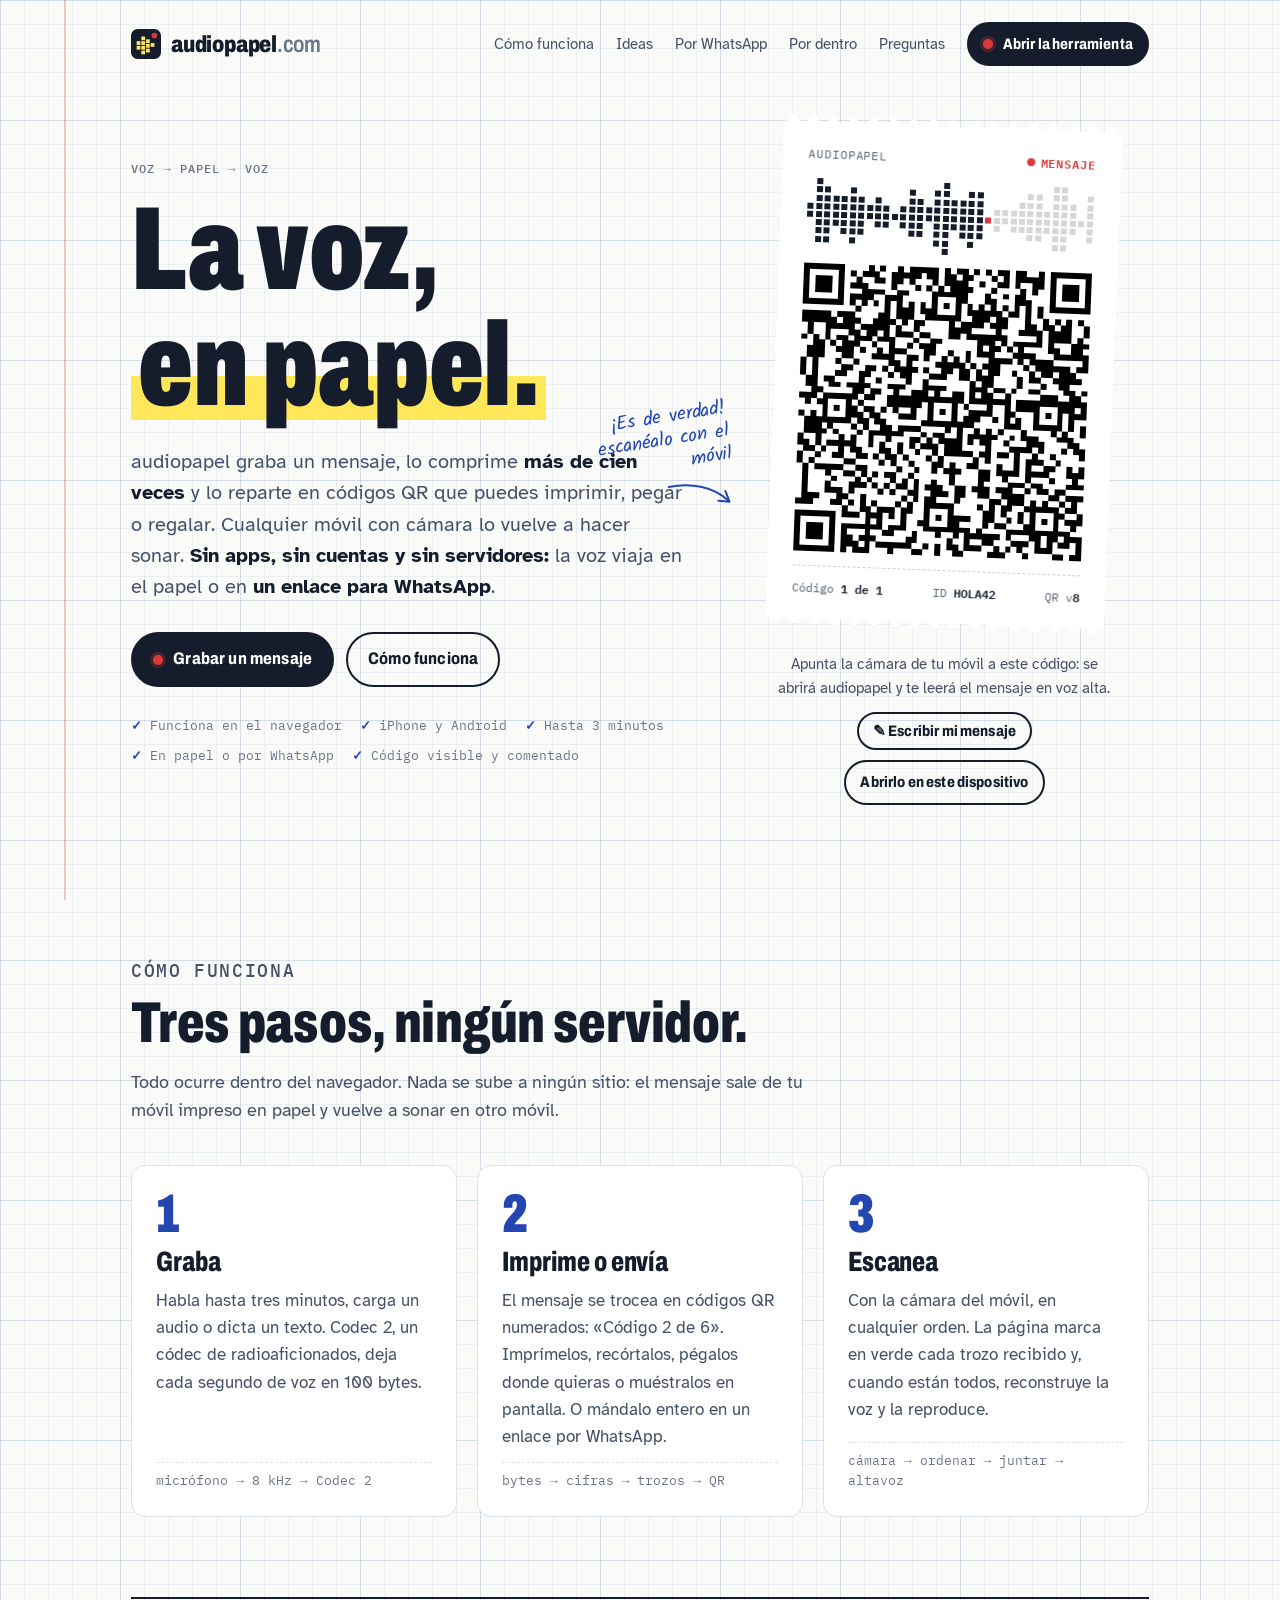
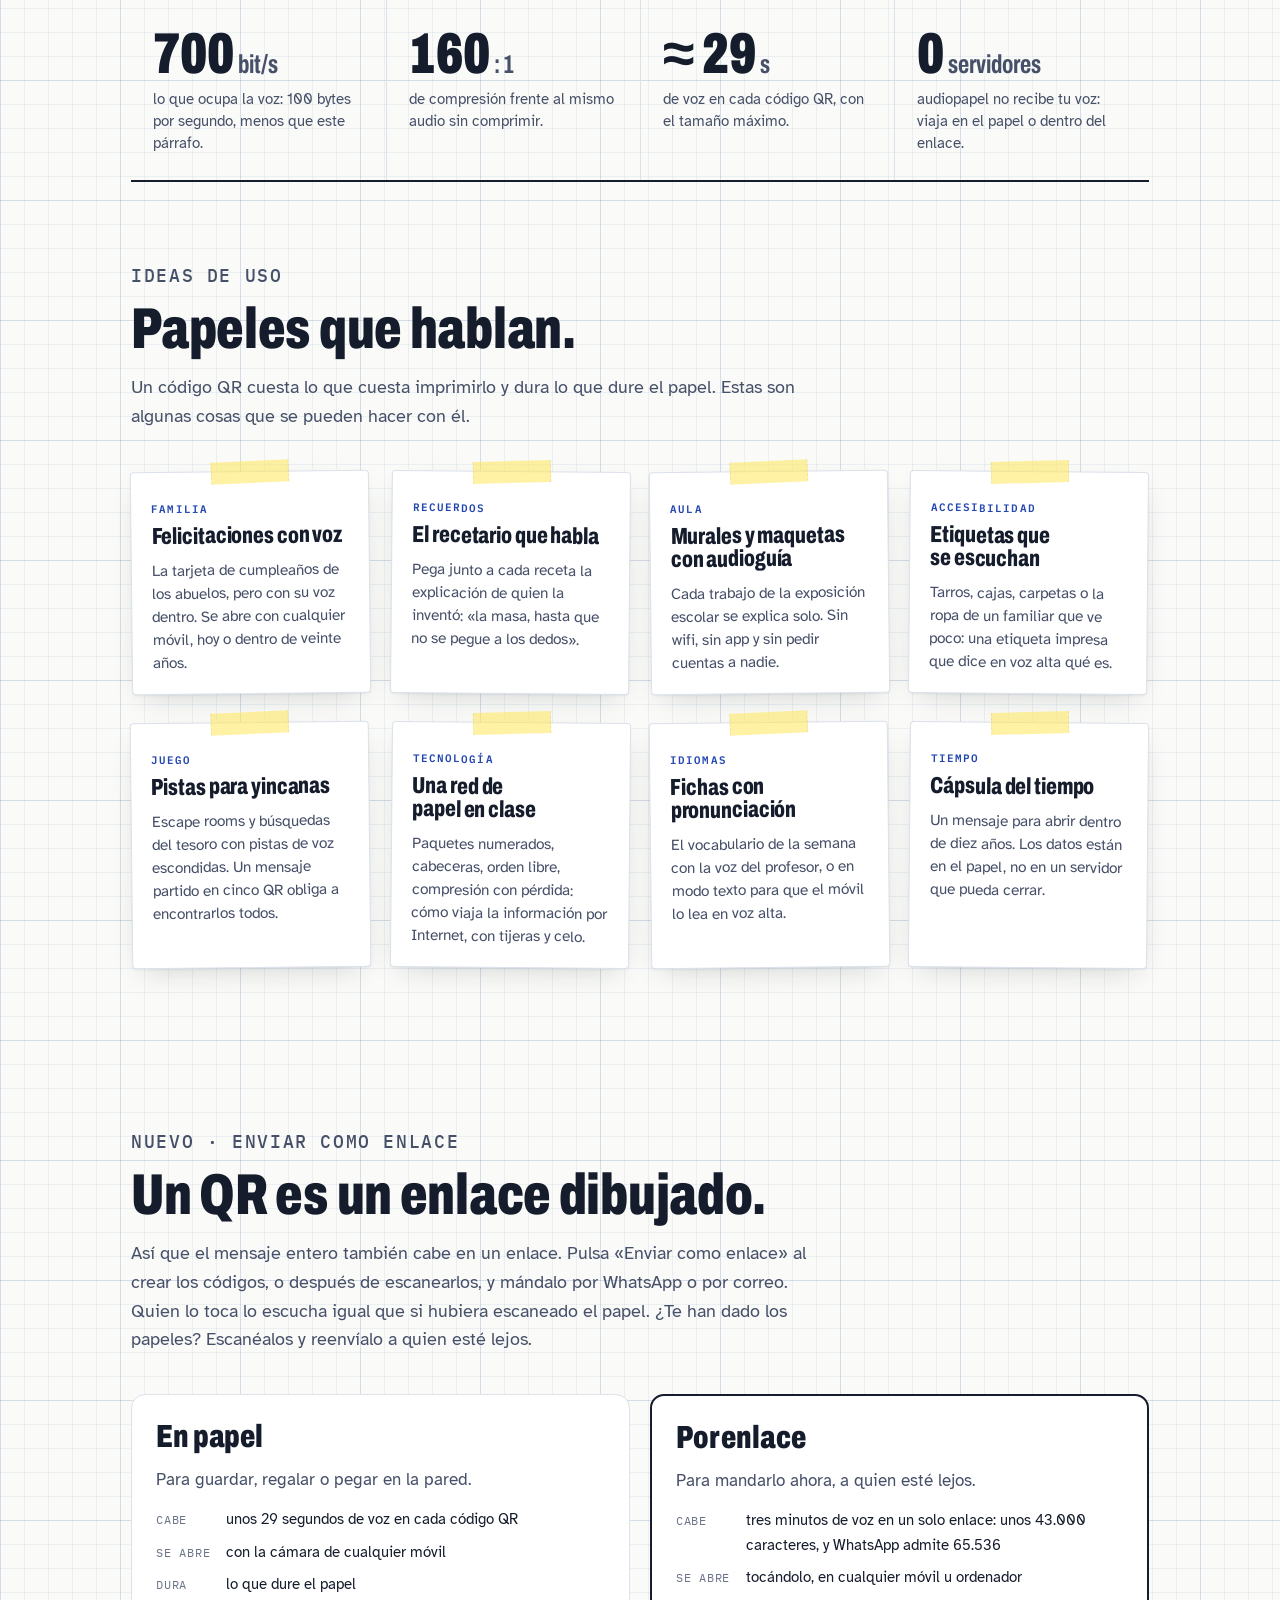
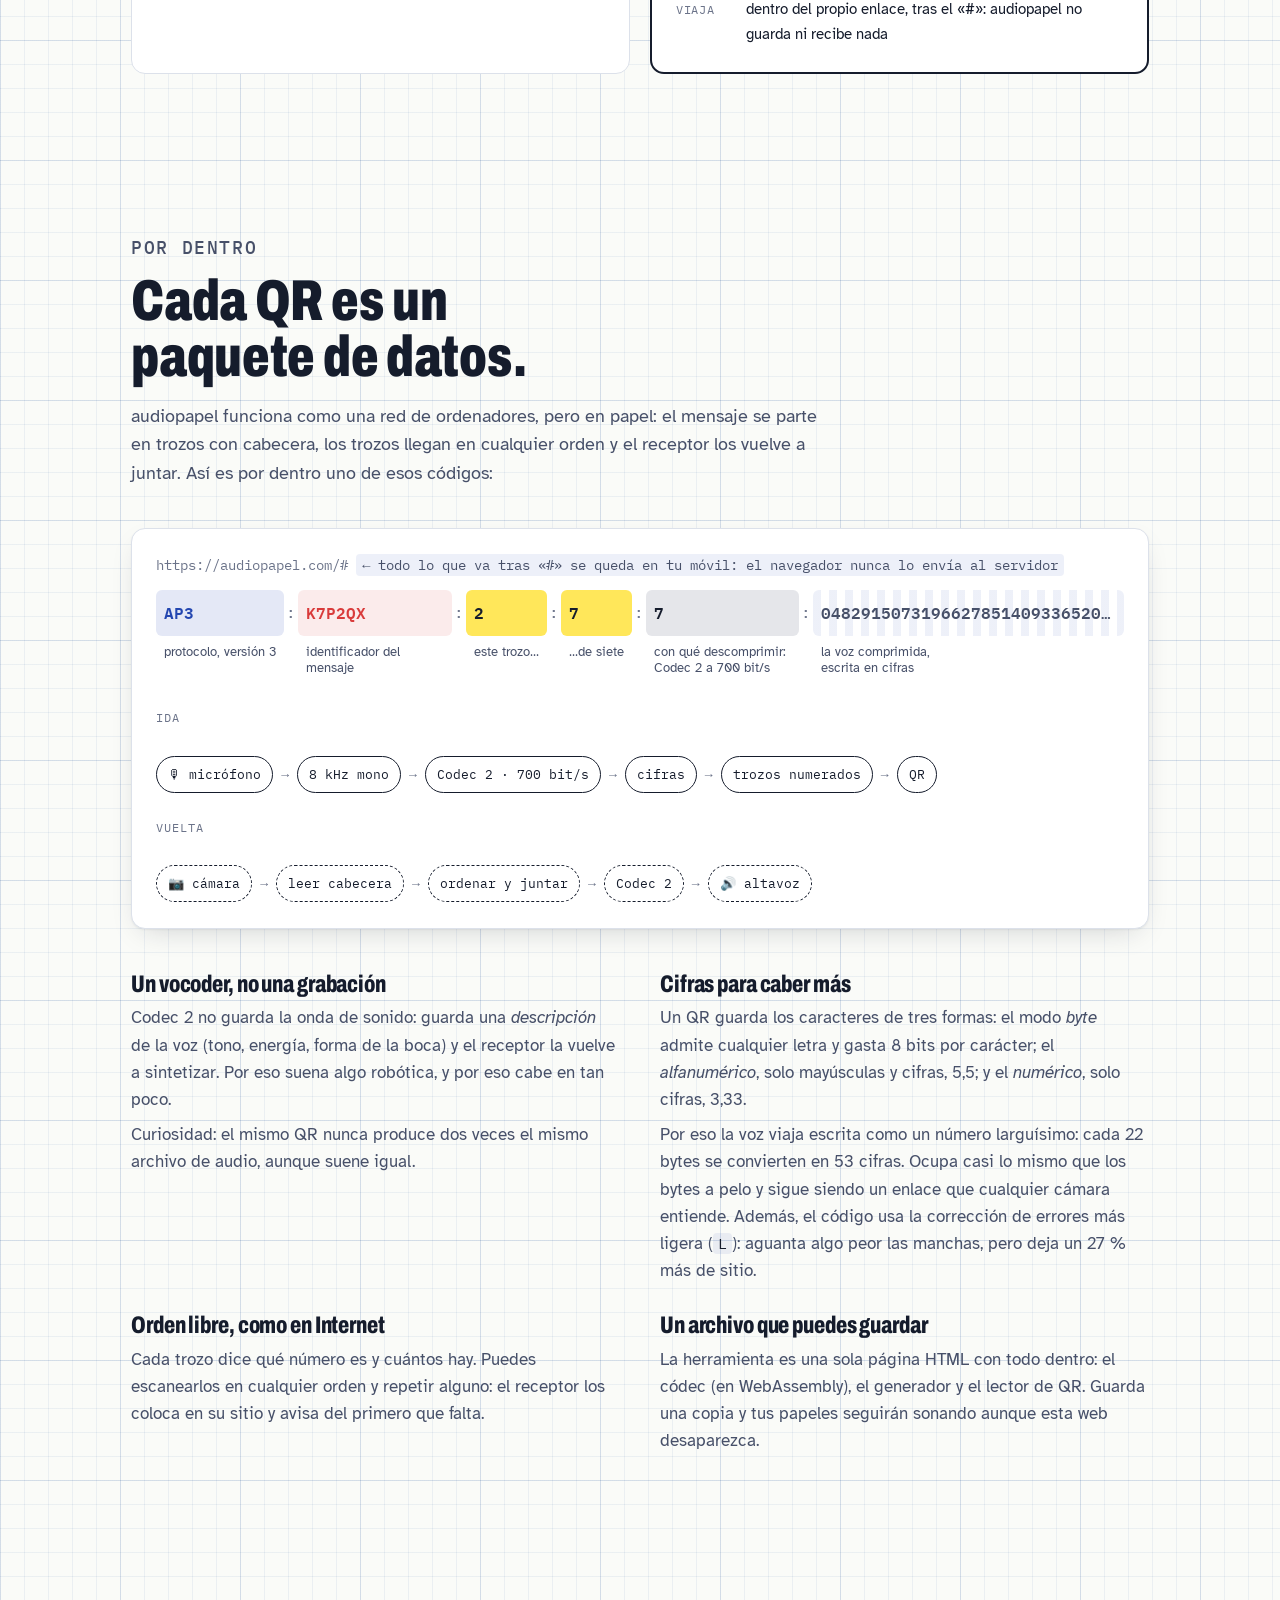
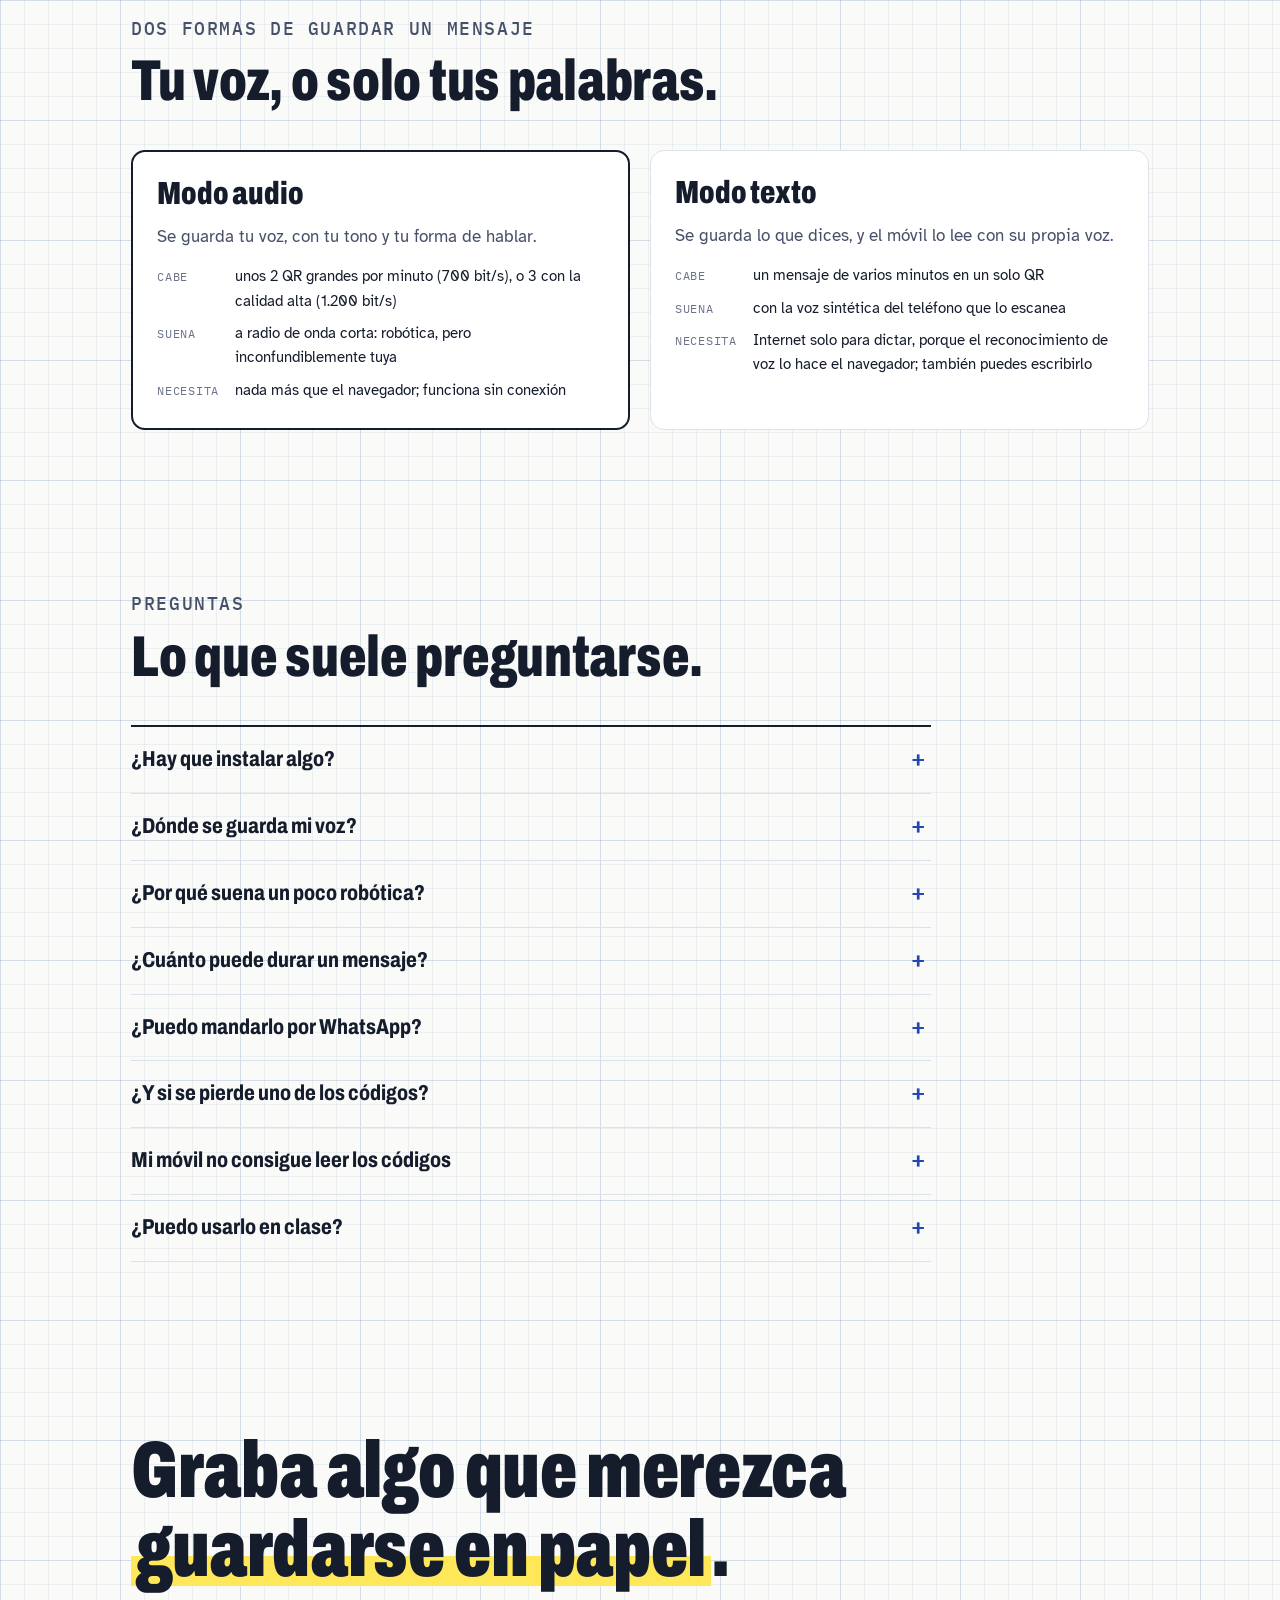
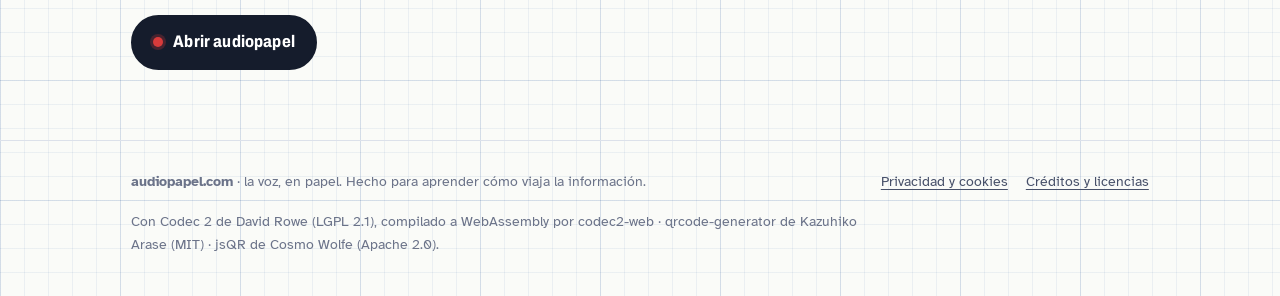
<file: index.html>
<!DOCTYPE html>
<html lang="es">
<head>
<meta charset="utf-8">
<!-- Los QR llevan la dirección corta https://audiopapel.com/#AP3:… (deja
     más sitio para la voz que la dirección completa). Llegan aquí, a la
     portada: los pasamos a la herramienta con el mensaje intacto antes de
     que se cargue nada más. replace() no deja la portada en el historial.
     Si la portada ya estaba abierta, el navegador solo cambia lo de tras el
     '#' sin recargar: por eso escuchamos también "hashchange". -->
<script>
  function reenviarMensaje() {
    if (/^#(AP3|AUDIORR2?):/.test(location.hash)) location.replace('audio_en_papel.html' + location.hash);
  }
  reenviarMensaje();
  addEventListener('hashchange', reenviarMensaje);
</script>
<meta name="viewport" content="width=device-width, initial-scale=1, viewport-fit=cover">
<title>audiopapel · Mensajes de voz en códigos QR para imprimir</title>
<meta name="description" content="Convierte un mensaje de voz en códigos QR para imprimir o en un enlace para WhatsApp. Cualquier móvil lo vuelve a hacer sonar, sin apps ni cuentas. Gratis.">
<meta name="robots" content="index, follow, max-image-preview:large">
<link rel="canonical" href="https://audiopapel.com/">

<!-- Al compartir el enlace (WhatsApp, redes, Discover) -->
<meta property="og:type" content="website">
<meta property="og:site_name" content="audiopapel">
<meta property="og:locale" content="es_ES">
<meta property="og:url" content="https://audiopapel.com/">
<meta property="og:title" content="audiopapel · La voz, en papel">
<meta property="og:description" content="Mensajes de voz en códigos QR o en un enlace. Cualquier móvil los vuelve a hacer sonar, sin apps, sin cuentas y sin subir nada.">
<meta property="og:image" content="https://audiopapel.com/og-image.png">
<meta property="og:image:width" content="1200">
<meta property="og:image:height" content="630">
<meta property="og:image:alt" content="«La voz, en papel»: un tique de papel con un código QR y una onda de sonido hecha de cuadraditos.">
<meta name="twitter:card" content="summary_large_image">

<!-- Iconos: pestaña, resultados de Google, pantalla de inicio del móvil -->
<link rel="icon" href="favicon.svg" type="image/svg+xml">
<link rel="icon" href="favicon.ico" sizes="any">
<link rel="apple-touch-icon" href="apple-touch-icon.png">
<link rel="manifest" href="site.webmanifest">
<!-- iPhone/iPad: al añadirla a la pantalla de inicio, que se abra como una app
     (sin la barra de Safari) y con este nombre bajo el icono. -->
<meta name="apple-mobile-web-app-capable" content="yes">
<meta name="mobile-web-app-capable" content="yes">
<meta name="apple-mobile-web-app-title" content="audiopapel">
<meta name="theme-color" content="#FAFBF8">

<!-- Tipografías desde el propio sitio: más rápido y sin terceros -->
<link rel="preload" href="fuentes/Archivo-normal-400_900-latin.woff2" as="font" type="font/woff2" crossorigin>
<link rel="stylesheet" href="fuentes/fuentes.css">

<!-- Dónde está la herramienta, relativo a esta página. La demo de la portada
     genera QRs que apuntan aquí. -->
<meta name="audiopapel:app" content="audio_en_papel.html">

<!-- Datos estructurados: le dicen a Google qué es esta página -->
<script type="application/ld+json">
{
  "@context": "https://schema.org",
  "@graph": [
    {
      "@type": "WebSite",
      "@id": "https://audiopapel.com/#web",
      "url": "https://audiopapel.com/",
      "name": "audiopapel",
      "description": "Mensajes de voz impresos en códigos QR.",
      "inLanguage": "es"
    },
    {
      "@type": "WebApplication",
      "@id": "https://audiopapel.com/#app",
      "name": "audiopapel",
      "url": "https://audiopapel.com/audio_en_papel.html",
      "description": "Graba un mensaje de voz, conviértelo en códigos QR numerados para imprimir y escanéalos con la cámara del móvil para volver a escucharlo. Todo ocurre en el navegador.",
      "applicationCategory": "MultimediaApplication",
      "operatingSystem": "Cualquiera con un navegador moderno (Android, iOS, Windows, macOS, Linux)",
      "browserRequirements": "Requiere JavaScript y WebAssembly",
      "inLanguage": "es",
      "isAccessibleForFree": true,
      "license": "https://polyformproject.org/licenses/noncommercial/1.0.0",
      "offers": { "@type": "Offer", "price": "0", "priceCurrency": "EUR" },
      "image": "https://audiopapel.com/og-image.png",
      "featureList": [
        "Grabar hasta 3 minutos de voz o cargar un archivo de audio",
        "Compresión Codec 2 a 1200 o 700 bit/s",
        "Modo texto con dictado y voz sintética",
        "Códigos QR numerados que se leen en cualquier orden",
        "Escaneo con la cámara del móvil, sin instalar nada",
        "Envío del mensaje entero en un solo enlace (WhatsApp, correo)"
      ]
    },
    {
      "@type": "FAQPage",
      "mainEntity": [
        { "@type": "Question", "name": "¿Hay que instalar algo?",
          "acceptedAnswer": { "@type": "Answer", "text": "No hace falta: audiopapel es una página web y para escuchar basta la cámara del móvil. Si la usas a menudo, puedes instalarla como una app, que funciona también sin conexión: en Android, con el botón «Instalar» que aparece en la herramienta o desde el menú de Chrome; en iPhone y iPad, desde Compartir › «Añadir a pantalla de inicio»." } },
        { "@type": "Question", "name": "¿Dónde se guarda mi voz?",
          "acceptedAnswer": { "@type": "Answer", "text": "En el papel (o en el enlace que envíes), y en ningún sitio más. Todo se procesa en tu dispositivo y los datos viajan tras el «#» del enlace, una parte de la dirección que el navegador nunca envía al servidor." } },
        { "@type": "Question", "name": "¿Por qué suena un poco robótica?",
          "acceptedAnswer": { "@type": "Answer", "text": "Para caber en papel, la voz se comprime a 700 bits por segundo (1200 con la calidad alta) con Codec 2, un códec diseñado para radioaficionados que prioriza que se entienda lo que dices." } },
        { "@type": "Question", "name": "¿Cuánto puede durar un mensaje?",
          "acceptedAnswer": { "@type": "Answer", "text": "Hasta tres minutos. Con el tamaño máximo, cada código QR guarda unos 29 segundos de voz: tres minutos caben en 7 códigos." } },
        { "@type": "Question", "name": "¿Puedo mandarlo por WhatsApp?",
          "acceptedAnswer": { "@type": "Answer", "text": "Sí. Pulsa «Enviar como enlace» al crear los códigos o después de escanearlos: el mensaje entero va dentro de un solo enlace. Tres minutos de voz ocupan unos 43.000 caracteres y WhatsApp admite hasta 65.536." } }
      ]
    }
  ]
}
</script>
<style>
  /* =================================================================
     TOKENS · papel milimetrado de día, pizarra de noche
     ================================================================= */
  :root {
    --papel: #FAFBF8;
    --hoja: #FFFFFF;
    --cuadro: rgba(52, 98, 160, .075);
    --cuadro-mayor: rgba(52, 98, 160, .13);
    --tinta: #151C2C;
    --tinta-2: #475069;
    --tinta-3: #6B7389;
    --boli: #2346B0;
    --boli-suave: rgba(35, 70, 176, .08);
    --subrayado: #FFE75A;
    --rec: #D93B3B;
    --margen: rgba(217, 59, 59, .28);
    --borde: #DCE1EA;
    --sombra: 0 1px 2px rgba(21, 28, 44, .06), 0 10px 30px -12px rgba(21, 28, 44, .22);
    --cinta: rgba(255, 231, 90, .55);
    --boton-texto: #FFFFFF;

    --f-titular: "Archivo", "Arial Narrow", "Roboto Condensed", sans-serif;
    --f-texto: "Atkinson Hyperlegible", "Segoe UI", system-ui, sans-serif;
    --f-mono: "IBM Plex Mono", ui-monospace, Consolas, monospace;
    --f-mano: "Kalam", "Segoe Print", "Bradley Hand", cursive;

    --ancho: 1120px;
    --canal: max(16px, 4vw);
  }
  @media (prefers-color-scheme: dark) {
    :root:not([data-theme="light"]) {
      color-scheme: dark;
      --papel: #0F141D;
      --hoja: #161D2A;
      --cuadro: rgba(120, 160, 220, .05);
      --cuadro-mayor: rgba(120, 160, 220, .09);
      --tinta: #E9EDF4;
      --tinta-2: #B3BCCD;
      --tinta-3: #8D97AB;
      --boli: #93B1FF;
      --boli-suave: rgba(147, 177, 255, .10);
      --subrayado: rgba(242, 213, 68, .38);
      --margen: rgba(229, 90, 90, .30);
      --borde: #283246;
      --sombra: 0 1px 2px rgba(0, 0, 0, .3), 0 12px 32px -12px rgba(0, 0, 0, .6);
      --cinta: rgba(242, 213, 68, .35);
      --boton-texto: #0F141D;
    }
  }
  :root[data-theme="dark"] {
    color-scheme: dark;
    --papel: #0F141D;
    --hoja: #161D2A;
    --cuadro: rgba(120, 160, 220, .05);
    --cuadro-mayor: rgba(120, 160, 220, .09);
    --tinta: #E9EDF4;
    --tinta-2: #B3BCCD;
    --tinta-3: #8D97AB;
    --boli: #93B1FF;
    --boli-suave: rgba(147, 177, 255, .10);
    --subrayado: rgba(242, 213, 68, .38);
    --margen: rgba(229, 90, 90, .30);
    --borde: #283246;
    --sombra: 0 1px 2px rgba(0, 0, 0, .3), 0 12px 32px -12px rgba(0, 0, 0, .6);
    --cinta: rgba(242, 213, 68, .35);
    --boton-texto: #0F141D;
  }

  /* =================================================================
     BASE
     ================================================================= */
  * { box-sizing: border-box; }
  html { scroll-behavior: smooth; }
  body {
    margin: 0;
    font-family: var(--f-texto);
    font-size: 1.0625rem;
    line-height: 1.6;
    color: var(--tinta);
    background-color: var(--papel);
    /* Papel milimetrado: cuadrícula fina cada 24 px y gruesa cada 120 px */
    background-image:
      linear-gradient(var(--cuadro-mayor) 1px, transparent 1px),
      linear-gradient(90deg, var(--cuadro-mayor) 1px, transparent 1px),
      linear-gradient(var(--cuadro) 1px, transparent 1px),
      linear-gradient(90deg, var(--cuadro) 1px, transparent 1px);
    background-size: 120px 120px, 120px 120px, 24px 24px, 24px 24px;
    -webkit-font-smoothing: antialiased;
  }
  /* La línea roja de margen del cuaderno (solo en pantallas anchas) */
  body::before {
    content: ""; position: fixed; top: 0; bottom: 0; left: 64px; width: 2px;
    background: var(--margen); pointer-events: none; z-index: 0;
  }
  @media (max-width: 900px) { body::before { display: none; } }

  a { color: var(--boli); text-underline-offset: 3px; }
  a:hover { text-decoration-thickness: 2px; }
  :focus-visible { outline: 3px solid var(--boli); outline-offset: 3px; border-radius: 4px; }
  h1, h2, h3 { font-family: var(--f-titular); font-stretch: 72%; line-height: .98; margin: 0; text-wrap: balance; letter-spacing: -.005em; }
  p { margin: 0; }

  .envoltorio { position: relative; z-index: 1; max-width: var(--ancho); margin: 0 auto; padding-inline: var(--canal); }
  .etiqueta {
    font-family: var(--f-mono); font-size: .75rem; font-weight: 500;
    letter-spacing: .09em; text-transform: uppercase; color: var(--tinta-3);
  }
  .subrayado {
    background: linear-gradient(transparent 58%, var(--subrayado) 58%, var(--subrayado) 92%, transparent 92%);
    padding-inline: .06em;
  }
  .nota {
    font-family: var(--f-mano); color: var(--boli); font-size: 1.2rem; line-height: 1.2;
    transform: rotate(-3deg); display: inline-block;
  }

  /* =================================================================
     CABECERA
     ================================================================= */
  .cabecera { padding-block: 22px; }
  .cabecera .envoltorio { display: flex; align-items: center; justify-content: space-between; gap: 16px; flex-wrap: wrap; }
  .marca { display: inline-flex; align-items: center; gap: 10px; text-decoration: none; color: var(--tinta); }
  .marca svg { width: 30px; height: 30px; flex: none; }
  .marca b { font-family: var(--f-titular); font-stretch: 80%; font-weight: 850; font-size: 1.45rem; letter-spacing: -.01em; }
  .marca span { color: var(--tinta-3); font-weight: 600; }
  .menu { display: flex; align-items: center; gap: 22px; flex-wrap: wrap; }
  .menu a { color: var(--tinta-2); text-decoration: none; font-size: .95rem; }
  .menu a:hover { color: var(--tinta); }
  @media (max-width: 1040px) { .menu a.menu-extra { display: none; } }   /* que el menú quepa en una línea */
  @media (max-width: 720px) { .menu a:not(.boton) { display: none; } }

  .boton {
    display: inline-flex; align-items: center; gap: 10px;
    font-family: var(--f-titular); font-stretch: 85%; font-weight: 750; font-size: 1.05rem; letter-spacing: .01em;
    padding: 12px 20px; border-radius: 999px; border: 2px solid var(--tinta);
    background: var(--tinta); color: var(--boton-texto) !important; text-decoration: none; cursor: pointer;
    transition: transform .15s ease, box-shadow .15s ease;
  }
  .boton:hover { transform: translateY(-1px); box-shadow: 0 6px 18px -8px var(--tinta); }
  .boton .punto { width: 10px; height: 10px; border-radius: 50%; background: var(--rec); box-shadow: 0 0 0 3px rgba(217, 59, 59, .25); }
  .boton.claro { background: transparent; color: var(--tinta) !important; }
  .boton.claro:hover { background: var(--boli-suave); box-shadow: none; }
  .boton.pequeno { padding: 8px 14px; font-size: .95rem; }

  /* =================================================================
     PORTADA: titular + tique con el QR vivo
     ================================================================= */
  .portada { padding-block: 32px 72px; }
  .portada .envoltorio { display: grid; grid-template-columns: minmax(0, 1.15fr) minmax(0, .85fr); gap: 56px; align-items: center; }
  @media (max-width: 900px) { .portada .envoltorio { grid-template-columns: 1fr; gap: 40px; } }
  .portada h1 { font-size: clamp(3.4rem, 9.5vw, 7.4rem); font-weight: 900; font-stretch: 68%; margin-block: 14px 22px; }
  .portada h1 .linea { display: block; }
  .entradilla { font-size: 1.22rem; color: var(--tinta-2); max-width: 34em; }
  .entradilla strong { color: var(--tinta); }
  .acciones { display: flex; gap: 12px; flex-wrap: wrap; margin-top: 30px; }
  .sellos { display: flex; flex-wrap: wrap; gap: 8px 18px; margin-top: 28px; font-family: var(--f-mono); font-size: .8rem; color: var(--tinta-3); }
  .sellos span::before { content: "✓ "; color: var(--boli); font-weight: 600; }

  .tique-zona { position: relative; display: flex; flex-direction: column; align-items: center; }
  .tique {
    --dientes: radial-gradient(circle at 10px 0, transparent 7px, #000 7.5px) -10px 0 / 20px 51% repeat-x,
               radial-gradient(circle at 10px 100%, transparent 7px, #000 7.5px) -10px 100% / 20px 51% repeat-x;
    width: min(100%, 340px); background: #FFFFFF; color: #151C2C;
    padding: 30px 26px 26px;
    -webkit-mask: var(--dientes); mask: var(--dientes);
    filter: drop-shadow(0 18px 28px rgba(21, 28, 44, .22)) drop-shadow(0 2px 3px rgba(21, 28, 44, .10));
    transform: rotate(2.2deg); transition: transform .35s ease;
  }
  .tique-zona:hover .tique { transform: rotate(0deg); }
  .tique-cabeza { display: flex; justify-content: space-between; align-items: center; font-family: var(--f-mono); font-size: .72rem; letter-spacing: .08em; text-transform: uppercase; color: #5A6278; }
  .tique-cabeza .rec { display: inline-flex; align-items: center; gap: 6px; color: #D93B3B; font-weight: 600; }
  .tique-cabeza .rec i { width: 8px; height: 8px; border-radius: 50%; background: #D93B3B; animation: latido 1.6s ease-in-out infinite; }
  @keyframes latido { 50% { opacity: .25; } }
  #onda { display: block; width: 100%; height: 74px; margin-block: 14px 12px; }
  .qr-marco { position: relative; aspect-ratio: 1; width: 100%; max-width: 100%; }
  #qr svg { display: block; width: 100%; height: auto; shape-rendering: crispEdges; }
  .tique-pie { margin-top: 14px; padding-top: 12px; border-top: 1.5px dashed #C9CFDA; font-family: var(--f-mono); font-size: .74rem; color: #5A6278; display: flex; justify-content: space-between; gap: 8px; flex-wrap: wrap; }
  .tique-pie b { color: #151C2C; font-weight: 600; }
  .anotacion-qr { position: absolute; left: -8px; top: 42%; transform: translateX(-100%) rotate(-6deg); text-align: right; width: 150px; }
  .anotacion-qr svg { display: block; margin-left: auto; margin-top: 4px; }
  @media (max-width: 1100px) { .anotacion-qr { display: none; } }
  .bajo-tique { margin-top: 22px; text-align: center; max-width: 340px; color: var(--tinta-2); font-size: .95rem; }
  .bajo-tique .fila { display: flex; gap: 10px; justify-content: center; flex-wrap: wrap; margin-top: 12px; }

  .editor { width: min(100%, 340px); margin-top: 14px; background: var(--hoja); border: 1px solid var(--borde); border-radius: 12px; padding: 14px; box-shadow: var(--sombra); }
  .editor label { display: block; font-size: .85rem; color: var(--tinta-2); margin-bottom: 6px; }
  .editor textarea {
    width: 100%; min-height: 104px; resize: vertical; font: inherit; font-size: .98rem; line-height: 1.45;
    color: var(--tinta); background: var(--papel); border: 1px solid var(--borde); border-radius: 8px; padding: 10px 12px;
  }
  .editor .cuenta { display: flex; justify-content: space-between; margin-top: 6px; font-family: var(--f-mono); font-size: .72rem; color: var(--tinta-3); }

  /* =================================================================
     SECCIONES
     ================================================================= */
  section.bloque { padding-block: 80px; }
  .cabeza-bloque { max-width: 44rem; margin-bottom: 40px; }
  .cabeza-bloque h2 { font-size: clamp(2.3rem, 5.2vw, 3.6rem); font-weight: 850; margin-block: 10px 16px; }
  .cabeza-bloque p { color: var(--tinta-2); font-size: 1.12rem; }

  /* Cómo funciona: tres pasos reales, en orden */
  .pasos { display: grid; grid-template-columns: repeat(3, minmax(0, 1fr)); gap: 20px; counter-reset: paso; }
  @media (max-width: 860px) { .pasos { grid-template-columns: 1fr; } }
  .paso { background: var(--hoja); border: 1px solid var(--borde); border-radius: 14px; padding: 26px 24px 24px; display: flex; flex-direction: column; gap: 12px; }
  .paso .num { font-family: var(--f-titular); font-stretch: 70%; font-weight: 900; font-size: 3.4rem; line-height: .8; color: var(--boli); }
  .paso h3 { font-size: 1.75rem; font-weight: 800; }
  .paso p { color: var(--tinta-2); }
  .paso code { font-family: var(--f-mono); font-size: .8rem; color: var(--tinta-3); margin-top: auto; padding-top: 8px; border-top: 1px dashed var(--borde); }

  /* Cifras */
  .cifras { display: grid; grid-template-columns: repeat(4, minmax(0, 1fr)); border-top: 2px solid var(--tinta); border-bottom: 2px solid var(--tinta); }
  @media (max-width: 860px) { .cifras { grid-template-columns: repeat(2, minmax(0, 1fr)); } }
  .cifra { padding: 26px 22px; display: flex; flex-direction: column; gap: 6px; }
  .cifra + .cifra { border-left: 1px solid var(--borde); }
  @media (max-width: 860px) { .cifra:nth-child(3) { border-left: 0; } .cifra:nth-child(n+3) { border-top: 1px solid var(--borde); } }
  .cifra b { font-family: var(--f-titular); font-stretch: 68%; font-weight: 900; font-size: clamp(2.6rem, 5vw, 3.6rem); line-height: 1; font-variant-numeric: tabular-nums; }
  .cifra b small { font-size: .45em; font-weight: 700; margin-left: 4px; color: var(--tinta-2); }
  .cifra span { color: var(--tinta-2); font-size: .95rem; line-height: 1.45; }

  /* Ideas de uso: etiquetas de papel sujetas con cinta */
  .ideas { display: grid; grid-template-columns: repeat(4, minmax(0, 1fr)); gap: 28px 20px; }
  @media (max-width: 1000px) { .ideas { grid-template-columns: repeat(2, minmax(0, 1fr)); } }
  @media (max-width: 560px) { .ideas { grid-template-columns: 1fr; } }
  .idea {
    position: relative; background: var(--hoja); border: 1px solid var(--borde); border-radius: 4px;
    padding: 26px 20px 20px; box-shadow: var(--sombra); display: flex; flex-direction: column; gap: 10px;
    transition: transform .2s ease;
  }
  .idea::before {
    content: ""; position: absolute; top: -11px; left: 50%; width: 76px; height: 22px;
    background: var(--cinta); transform: translateX(-50%) rotate(-2deg);
    border-left: 1px dashed rgba(0, 0, 0, .06); border-right: 1px dashed rgba(0, 0, 0, .06);
  }
  .idea:nth-child(odd) { transform: rotate(-.6deg); }
  .idea:nth-child(even) { transform: rotate(.5deg); }
  .idea:hover { transform: rotate(0) translateY(-3px); }
  .idea .tipo { font-family: var(--f-mono); font-size: .68rem; letter-spacing: .1em; text-transform: uppercase; color: var(--boli); font-weight: 600; }
  .idea h3 { font-size: 1.45rem; font-weight: 800; }
  .idea p { color: var(--tinta-2); font-size: .96rem; line-height: 1.5; }

  /* Por dentro: anatomía de un QR */
  .anatomia { background: var(--hoja); border: 1px solid var(--borde); border-radius: 14px; padding: 26px 24px; box-shadow: var(--sombra); }
  .desliza { overflow-x: auto; padding-bottom: 6px; }
  .trama { display: flex; align-items: stretch; gap: 0; font-family: var(--f-mono); font-size: 1rem; min-width: 720px; }
  .campo { display: flex; flex-direction: column; gap: 8px; }
  .campo .valor { padding: 10px 8px; border-radius: 6px; font-weight: 600; white-space: nowrap; }
  .campo .quees { font-family: var(--f-texto); font-size: .8rem; color: var(--tinta-2); line-height: 1.3; padding-inline: 8px; max-width: 12em; }
  .sep { padding: 10px 2px; color: var(--tinta-3); }
  .c1 .valor { background: rgba(35, 70, 176, .12); color: var(--boli); }
  .c2 .valor { background: rgba(217, 59, 59, .10); color: var(--rec); }
  .c3 .valor, .c4 .valor { background: var(--subrayado); color: var(--tinta); }
  .c5 .valor { background: rgba(71, 80, 105, .14); color: var(--tinta); }
  .c6 .valor { background: repeating-linear-gradient(90deg, var(--boli-suave) 0 8px, transparent 8px 16px); color: var(--tinta-2); flex: 1; overflow: hidden; text-overflow: ellipsis; }
  .c6 { flex: 1; min-width: 0; }
  .prefijo { font-family: var(--f-mono); font-size: .85rem; color: var(--tinta-3); margin-bottom: 14px; overflow-wrap: anywhere; }
  .prefijo em { font-style: normal; color: var(--tinta-2); background: var(--boli-suave); padding: 2px 6px; border-radius: 4px; }

  .cadena { display: flex; flex-wrap: wrap; align-items: center; gap: 8px; margin-top: 28px; font-family: var(--f-mono); font-size: .82rem; }
  .cadena span { padding: 7px 11px; border: 1.5px solid var(--tinta); border-radius: 999px; background: var(--hoja); }
  .cadena i { font-style: normal; color: var(--tinta-3); }
  .cadena .vuelta { border-style: dashed; }
  .cadena-titulo { font-family: var(--f-mono); font-size: .72rem; letter-spacing: .09em; text-transform: uppercase; color: var(--tinta-3); margin-top: 26px; }

  .apuntes { display: grid; grid-template-columns: repeat(2, minmax(0, 1fr)); gap: 30px 40px; margin-top: 44px; }
  @media (max-width: 760px) { .apuntes { grid-template-columns: 1fr; } }
  .apunte h3 { font-size: 1.5rem; font-weight: 800; margin-bottom: 8px; }
  .apunte p { color: var(--tinta-2); }
  .apunte p + p { margin-top: 8px; }
  .apunte code { font-family: var(--f-mono); font-size: .88em; background: var(--boli-suave); padding: 1px 5px; border-radius: 4px; color: var(--tinta); }

  /* Dos modos */
  .modos { display: grid; grid-template-columns: repeat(2, minmax(0, 1fr)); gap: 20px; }
  @media (max-width: 760px) { .modos { grid-template-columns: 1fr; } }
  .modo { background: var(--hoja); border: 1px solid var(--borde); border-radius: 14px; padding: 26px 24px; display: flex; flex-direction: column; gap: 14px; }
  .modo h3 { font-size: 2rem; font-weight: 850; }
  .modo .lema { color: var(--tinta-2); }
  .modo dl { margin: 0; display: grid; grid-template-columns: auto 1fr; gap: 8px 16px; font-size: .95rem; }
  .modo dt { font-family: var(--f-mono); font-size: .75rem; letter-spacing: .06em; text-transform: uppercase; color: var(--tinta-3); padding-top: 3px; }
  .modo dd { margin: 0; }
  .modo.destacado { border: 2px solid var(--tinta); }

  /* Preguntas */
  .preguntas { max-width: 50rem; display: flex; flex-direction: column; gap: 0; border-top: 2px solid var(--tinta); }
  .preguntas details { border-bottom: 1px solid var(--borde); }
  .preguntas summary {
    list-style: none; cursor: pointer; padding: 20px 40px 20px 0; position: relative;
    font-family: var(--f-titular); font-stretch: 80%; font-weight: 750; font-size: 1.35rem; line-height: 1.2;
  }
  .preguntas summary::-webkit-details-marker { display: none; }
  .preguntas summary::after { content: "+"; position: absolute; right: 6px; top: 16px; font-family: var(--f-mono); font-size: 1.5rem; color: var(--boli); }
  .preguntas details[open] summary::after { content: "–"; }
  .preguntas .respuesta { padding: 0 0 22px; color: var(--tinta-2); max-width: 44rem; }
  .preguntas .respuesta p + p { margin-top: 10px; }
  .preguntas .respuesta ul { margin: 10px 0; padding-left: 1.2em; display: grid; gap: 6px; }
  .preguntas .respuesta ul + p { margin-top: 10px; }

  /* Cierre */
  .cierre { padding-block: 90px 70px; text-align: left; }
  .cierre h2 { font-size: clamp(2.6rem, 7vw, 5rem); font-weight: 900; font-stretch: 68%; max-width: 12em; margin-bottom: 26px; }

  /* Huecos para anuncios: ocultos hasta que se configure AdSense.
     Reservan su altura para que la página no "salte" al cargar el anuncio. */
  .anuncio { padding-block: 24px; }
  .anuncio .envoltorio { display: flex; flex-direction: column; gap: 8px; }
  .anuncio ins { display: block; min-height: 250px; background: var(--hoja); border: 1px dashed var(--borde); border-radius: 10px; }

  .legal { display: flex; gap: 18px; flex-wrap: wrap; }
  .legal a { color: var(--tinta-2); }
  footer { border-top: 1px solid var(--borde); padding-block: 30px 40px; color: var(--tinta-3); font-size: .88rem; }
  footer .envoltorio { display: flex; flex-wrap: wrap; justify-content: space-between; gap: 18px; }
  footer p { max-width: 46rem; }

  @media (prefers-reduced-motion: reduce) {
    *, *::before, *::after { animation: none !important; transition: none !important; scroll-behavior: auto !important; }
  }
</style>
</head>
<body>

<header class="cabecera">
  <div class="envoltorio">
    <a class="marca" href="./" aria-label="audiopapel, inicio">
      <svg viewBox="0 0 32 32" aria-hidden="true">
        <rect width="32" height="32" rx="7" fill="var(--tinta)"/>
        <g fill="#FFE75A"><rect x="6" y="13" width="4" height="4"/><rect x="6" y="18" width="4" height="4"/><rect x="11" y="8" width="4" height="4"/><rect x="11" y="13" width="4" height="4"/><rect x="11" y="18" width="4" height="4"/><rect x="11" y="23" width="4" height="4"/><rect x="16" y="11" width="4" height="4"/><rect x="16" y="16" width="4" height="4"/><rect x="16" y="21" width="4" height="4"/><rect x="21" y="15" width="4" height="4"/></g>
        <circle cx="25" cy="7" r="3" fill="#D93B3B"/>
      </svg>
      <b>audiopapel<span>.com</span></b>
    </a>
    <nav class="menu" aria-label="Secciones">
      <a href="#como">Cómo funciona</a>
      <a class="menu-extra" href="#ideas">Ideas</a>
      <a href="#enlace">Por WhatsApp</a>
      <a class="menu-extra" href="#dentro">Por dentro</a>
      <a class="menu-extra" href="#preguntas">Preguntas</a>
      <a class="boton pequeno" data-enlace-app href="audio_en_papel.html"><span class="punto" aria-hidden="true"></span>Abrir la herramienta</a>
    </nav>
  </div>
</header>

<main>

  <!-- ============================ PORTADA ============================ -->
  <section class="portada">
    <div class="envoltorio">
      <div>
        <p class="etiqueta">Voz → papel → voz</p>
        <h1><span class="linea">La voz,</span> <span class="linea"><span class="subrayado">en papel.</span></span></h1>
        <p class="entradilla">audiopapel graba un mensaje, lo comprime <strong>más de cien veces</strong> y lo reparte en códigos QR que puedes imprimir, pegar o regalar. Cualquier móvil con cámara lo vuelve a hacer sonar. <strong>Sin apps, sin cuentas y sin servidores:</strong> la voz viaja en el papel o en <strong>un enlace para WhatsApp</strong>.</p>
        <div class="acciones">
          <a class="boton" data-enlace-app href="audio_en_papel.html"><span class="punto" aria-hidden="true"></span>Grabar un mensaje</a>
          <a class="boton claro" href="#como">Cómo funciona</a>
        </div>
        <div class="sellos">
          <span>Funciona en el navegador</span>
          <span>iPhone y Android</span>
          <span>Hasta 3 minutos</span>
          <span>En papel o por WhatsApp</span>
          <span>Código visible y comentado</span>
          <span id="contador-qr" hidden></span>
        </div>
      </div>

      <div class="tique-zona">
        <div class="anotacion-qr" aria-hidden="true">
          <span class="nota">¡Es de verdad!<br>escanéalo con el móvil</span>
          <svg width="70" height="34" viewBox="0 0 70 34"><path d="M4 6 C 26 4, 48 10, 62 26" fill="none" stroke="var(--boli)" stroke-width="2" stroke-linecap="round"/><path d="M52 25 L63 27 L60 16" fill="none" stroke="var(--boli)" stroke-width="2" stroke-linecap="round" stroke-linejoin="round"/></svg>
        </div>
        <figure class="tique" aria-labelledby="pie-tique" style="margin:0">
          <div class="tique-cabeza">
            <span>audiopapel</span>
            <span class="rec"><i></i>mensaje</span>
          </div>
          <canvas id="onda" aria-hidden="true"></canvas>
          <div class="qr-marco" id="qr" role="img" aria-label="Código QR con un mensaje de audiopapel. Escanéalo con la cámara del móvil para oírlo."></div>
          <figcaption class="tique-pie" id="pie-tique">
            <span>Código <b>1 de 1</b></span>
            <span>ID <b id="qr-id">——————</b></span>
            <span>QR v<b id="qr-version">–</b></span>
          </figcaption>
        </figure>
        <div class="bajo-tique">
          <p id="instruccion-qr">Apunta la cámara de tu móvil a este código: se abrirá audiopapel y te leerá el mensaje en voz alta.</p>
          <div class="fila">
            <button class="boton claro pequeno" type="button" id="btn-editar" aria-expanded="false" aria-controls="editor">✎ Escribir mi mensaje</button>
            <a class="boton claro pequeno" id="enlace-demo" href="audio_en_papel.html">Abrirlo en este dispositivo</a>
          </div>
        </div>
        <div class="editor" id="editor" hidden>
          <label for="mensaje-demo">Tu mensaje (el QR se actualiza mientras escribes)</label>
          <textarea id="mensaje-demo" maxlength="600"></textarea>
          <div class="cuenta"><span id="cuenta-demo">0 / 600</span><span id="bytes-demo"></span></div>
        </div>
      </div>
    </div>
  </section>

  <!-- ========================= CÓMO FUNCIONA ========================= -->
  <section class="bloque" id="como">
    <div class="envoltorio">
      <div class="cabeza-bloque">
        <p class="etiqueta">Cómo funciona</p>
        <h2>Tres pasos, ningún servidor.</h2>
        <p>Todo ocurre dentro del navegador. Nada se sube a ningún sitio: el mensaje sale de tu móvil impreso en papel y vuelve a sonar en otro móvil.</p>
      </div>
      <div class="pasos">
        <article class="paso">
          <span class="num">1</span>
          <h3>Graba</h3>
          <p>Habla hasta tres minutos, carga un audio o dicta un texto. Codec 2, un códec de radioaficionados, deja cada segundo de voz en 100 bytes.</p>
          <code>micrófono → 8 kHz → Codec 2</code>
        </article>
        <article class="paso">
          <span class="num">2</span>
          <h3>Imprime o envía</h3>
          <p>El mensaje se trocea en códigos QR numerados: «Código 2 de 6». Imprímelos, recórtalos, pégalos donde quieras o muéstralos en pantalla. O mándalo entero en un enlace por WhatsApp.</p>
          <code>bytes → cifras → trozos → QR</code>
        </article>
        <article class="paso">
          <span class="num">3</span>
          <h3>Escanea</h3>
          <p>Con la cámara del móvil, en cualquier orden. La página marca en verde cada trozo recibido y, cuando están todos, reconstruye la voz y la reproduce.</p>
          <code>cámara → ordenar → juntar → altavoz</code>
        </article>
      </div>
    </div>
  </section>

  <!-- ============================ CIFRAS ============================= -->
  <section aria-label="audiopapel en cifras">
    <div class="envoltorio">
      <div class="cifras">
        <div class="cifra"><b>700<small>bit/s</small></b><span>lo que ocupa la voz: 100 bytes por segundo, menos que este párrafo.</span></div>
        <div class="cifra"><b>160<small>: 1</small></b><span>de compresión frente al mismo audio sin comprimir.</span></div>
        <div class="cifra"><b>≈ 29<small>s</small></b><span>de voz en cada código QR, con el tamaño máximo.</span></div>
        <div class="cifra"><b>0<small>servidores</small></b><span>audiopapel no recibe tu voz: viaja en el papel o dentro del enlace.</span></div>
      </div>
    </div>
  </section>

  <!-- Hueco de anuncio 1 (oculto hasta configurar AdSense al final de la página) -->
  <aside class="anuncio" id="anuncio-1" aria-label="Publicidad" hidden>
    <div class="envoltorio"><span class="etiqueta">Publicidad</span><ins class="adsbygoogle" data-ad-format="auto" data-full-width-responsive="true"></ins></div>
  </aside>

  <!-- ============================= IDEAS ============================= -->
  <section class="bloque" id="ideas">
    <div class="envoltorio">
      <div class="cabeza-bloque">
        <p class="etiqueta">Ideas de uso</p>
        <h2>Papeles que hablan.</h2>
        <p>Un código QR cuesta lo que cuesta imprimirlo y dura lo que dure el papel. Estas son algunas cosas que se pueden hacer con él.</p>
      </div>
      <div class="ideas">
        <article class="idea">
          <span class="tipo">Familia</span>
          <h3>Felicitaciones con voz</h3>
          <p>La tarjeta de cumpleaños de los abuelos, pero con su voz dentro. Se abre con cualquier móvil, hoy o dentro de veinte años.</p>
        </article>
        <article class="idea">
          <span class="tipo">Recuerdos</span>
          <h3>El recetario que habla</h3>
          <p>Pega junto a cada receta la explicación de quien la inventó: «la masa, hasta que no se pegue a los dedos».</p>
        </article>
        <article class="idea">
          <span class="tipo">Aula</span>
          <h3>Murales y maquetas con audioguía</h3>
          <p>Cada trabajo de la exposición escolar se explica solo. Sin wifi, sin app y sin pedir cuentas a nadie.</p>
        </article>
        <article class="idea">
          <span class="tipo">Accesibilidad</span>
          <h3>Etiquetas que se escuchan</h3>
          <p>Tarros, cajas, carpetas o la ropa de un familiar que ve poco: una etiqueta impresa que dice en voz alta qué es.</p>
        </article>
        <article class="idea">
          <span class="tipo">Juego</span>
          <h3>Pistas para yincanas</h3>
          <p>Escape rooms y búsquedas del tesoro con pistas de voz escondidas. Un mensaje partido en cinco QR obliga a encontrarlos todos.</p>
        </article>
        <article class="idea">
          <span class="tipo">Tecnología</span>
          <h3>Una red de papel en clase</h3>
          <p>Paquetes numerados, cabeceras, orden libre, compresión con pérdida: cómo viaja la información por Internet, con tijeras y celo.</p>
        </article>
        <article class="idea">
          <span class="tipo">Idiomas</span>
          <h3>Fichas con pronunciación</h3>
          <p>El vocabulario de la semana con la voz del profesor, o en modo texto para que el móvil lo lea en voz alta.</p>
        </article>
        <article class="idea">
          <span class="tipo">Tiempo</span>
          <h3>Cápsula del tiempo</h3>
          <p>Un mensaje para abrir dentro de diez años. Los datos están en el papel, no en un servidor que pueda cerrar.</p>
        </article>
      </div>
    </div>
  </section>

  <!-- ========================= PAPEL O ENLACE ======================== -->
  <section class="bloque" id="enlace">
    <div class="envoltorio">
      <div class="cabeza-bloque">
        <p class="etiqueta">Nuevo · enviar como enlace</p>
        <h2>Un QR es un enlace dibujado.</h2>
        <p>Así que el mensaje entero también cabe en un enlace. Pulsa «Enviar como enlace» al crear los códigos, o después de escanearlos, y mándalo por WhatsApp o por correo. Quien lo toca lo escucha igual que si hubiera escaneado el papel. ¿Te han dado los papeles? Escanéalos y reenvíalo a quien esté lejos.</p>
      </div>
      <div class="modos">
        <article class="modo">
          <h3>En papel</h3>
          <p class="lema">Para guardar, regalar o pegar en la pared.</p>
          <dl>
            <dt>Cabe</dt><dd>unos 29 segundos de voz en cada código QR</dd>
            <dt>Se abre</dt><dd>con la cámara de cualquier móvil</dd>
            <dt>Dura</dt><dd>lo que dure el papel</dd>
          </dl>
        </article>
        <article class="modo destacado">
          <h3>Por enlace</h3>
          <p class="lema">Para mandarlo ahora, a quien esté lejos.</p>
          <dl>
            <dt>Cabe</dt><dd>tres minutos de voz en un solo enlace: unos 43.000 caracteres, y WhatsApp admite 65.536</dd>
            <dt>Se abre</dt><dd>tocándolo, en cualquier móvil u ordenador</dd>
            <dt>Viaja</dt><dd>dentro del propio enlace, tras el «#»: audiopapel no guarda ni recibe nada</dd>
          </dl>
        </article>
      </div>
    </div>
  </section>

  <!-- =========================== POR DENTRO ========================== -->
  <section class="bloque" id="dentro">
    <div class="envoltorio">
      <div class="cabeza-bloque">
        <p class="etiqueta">Por dentro</p>
        <h2>Cada QR es un paquete de datos.</h2>
        <p>audiopapel funciona como una red de ordenadores, pero en papel: el mensaje se parte en trozos con cabecera, los trozos llegan en cualquier orden y el receptor los vuelve a juntar. Así es por dentro uno de esos códigos:</p>
      </div>

      <div class="anatomia">
        <p class="prefijo">https://audiopapel.com/# <em>← todo lo que va tras «#» se queda en tu móvil: el navegador nunca lo envía al servidor</em></p>
        <div class="desliza">
          <div class="trama" role="img" aria-label="Estructura de un código: AP3, identificador K7P2QX, bloque 2 de 7, códec 7 (Codec 2 a 700 bit/s) y datos en cifras">
            <div class="campo c1"><span class="valor">AP3</span><span class="quees">protocolo, versión 3</span></div>
            <span class="sep">:</span>
            <div class="campo c2"><span class="valor">K7P2QX</span><span class="quees">identificador del mensaje</span></div>
            <span class="sep">:</span>
            <div class="campo c3"><span class="valor">2</span><span class="quees">este trozo…</span></div>
            <span class="sep">:</span>
            <div class="campo c4"><span class="valor">7</span><span class="quees">…de siete</span></div>
            <span class="sep">:</span>
            <div class="campo c5"><span class="valor">7</span><span class="quees">con qué descomprimir: Codec 2 a 700 bit/s</span></div>
            <span class="sep">:</span>
            <div class="campo c6"><span class="valor">04829150731966278514093365207481…</span><span class="quees">la voz comprimida, escrita en cifras</span></div>
          </div>
        </div>
        <p class="cadena-titulo">Ida</p>
        <div class="cadena" aria-label="Cadena del emisor">
          <span>🎙 micrófono</span><i>→</i><span>8 kHz mono</span><i>→</i><span>Codec 2 · 700 bit/s</span><i>→</i><span>cifras</span><i>→</i><span>trozos numerados</span><i>→</i><span>QR</span>
        </div>
        <p class="cadena-titulo">Vuelta</p>
        <div class="cadena" aria-label="Cadena del receptor">
          <span class="vuelta">📷 cámara</span><i>→</i><span class="vuelta">leer cabecera</span><i>→</i><span class="vuelta">ordenar y juntar</span><i>→</i><span class="vuelta">Codec 2</span><i>→</i><span class="vuelta">🔊 altavoz</span>
        </div>
      </div>

      <div class="apuntes">
        <div class="apunte">
          <h3>Un vocoder, no una grabación</h3>
          <p>Codec 2 no guarda la onda de sonido: guarda una <em>descripción</em> de la voz (tono, energía, forma de la boca) y el receptor la vuelve a sintetizar. Por eso suena algo robótica, y por eso cabe en tan poco.</p>
          <p>Curiosidad: el mismo QR nunca produce dos veces el mismo archivo de audio, aunque suene igual.</p>
        </div>
        <div class="apunte">
          <h3>Cifras para caber más</h3>
          <p>Un QR guarda los caracteres de tres formas: el modo <em>byte</em> admite cualquier letra y gasta 8 bits por carácter; el <em>alfanumérico</em>, solo mayúsculas y cifras, 5,5; y el <em>numérico</em>, solo cifras, 3,33.</p>
          <p>Por eso la voz viaja escrita como un número larguísimo: cada 22 bytes se convierten en 53 cifras. Ocupa casi lo mismo que los bytes a pelo y sigue siendo un enlace que cualquier cámara entiende. Además, el código usa la corrección de errores más ligera (<code>L</code>): aguanta algo peor las manchas, pero deja un 27 % más de sitio.</p>
        </div>
        <div class="apunte">
          <h3>Orden libre, como en Internet</h3>
          <p>Cada trozo dice qué número es y cuántos hay. Puedes escanearlos en cualquier orden y repetir alguno: el receptor los coloca en su sitio y avisa del primero que falta.</p>
        </div>
        <div class="apunte">
          <h3>Un archivo que puedes guardar</h3>
          <p>La herramienta es una sola página HTML con todo dentro: el códec (en WebAssembly), el generador y el lector de QR. Guarda una copia y tus papeles seguirán sonando aunque esta web desaparezca.</p>
        </div>
      </div>
    </div>
  </section>

  <!-- ============================ DOS MODOS ========================== -->
  <section class="bloque" id="modos">
    <div class="envoltorio">
      <div class="cabeza-bloque">
        <p class="etiqueta">Dos formas de guardar un mensaje</p>
        <h2>Tu voz, o solo tus palabras.</h2>
      </div>
      <div class="modos">
        <article class="modo destacado">
          <h3>Modo audio</h3>
          <p class="lema">Se guarda tu voz, con tu tono y tu forma de hablar.</p>
          <dl>
            <dt>Cabe</dt><dd>unos 2 QR grandes por minuto (700 bit/s), o 3 con la calidad alta (1.200 bit/s)</dd>
            <dt>Suena</dt><dd>a radio de onda corta: robótica, pero inconfundiblemente tuya</dd>
            <dt>Necesita</dt><dd>nada más que el navegador; funciona sin conexión</dd>
          </dl>
        </article>
        <article class="modo">
          <h3>Modo texto</h3>
          <p class="lema">Se guarda lo que dices, y el móvil lo lee con su propia voz.</p>
          <dl>
            <dt>Cabe</dt><dd>un mensaje de varios minutos en un solo QR</dd>
            <dt>Suena</dt><dd>con la voz sintética del teléfono que lo escanea</dd>
            <dt>Necesita</dt><dd>Internet solo para dictar, porque el reconocimiento de voz lo hace el navegador; también puedes escribirlo</dd>
          </dl>
        </article>
      </div>
    </div>
  </section>

  <!-- Hueco de anuncio 2 -->
  <aside class="anuncio" id="anuncio-2" aria-label="Publicidad" hidden>
    <div class="envoltorio"><span class="etiqueta">Publicidad</span><ins class="adsbygoogle" data-ad-format="auto" data-full-width-responsive="true"></ins></div>
  </aside>

  <!-- =========================== PREGUNTAS =========================== -->
  <section class="bloque" id="preguntas">
    <div class="envoltorio">
      <div class="cabeza-bloque">
        <p class="etiqueta">Preguntas</p>
        <h2>Lo que suele preguntarse.</h2>
      </div>
      <div class="preguntas">
        <details>
          <summary>¿Hay que instalar algo?</summary>
          <div class="respuesta"><p>No hace falta: audiopapel es una página web. Para grabar, ábrela en el navegador; para escuchar, basta la cámara del móvil.</p>
            <p>Si la usas a menudo, puedes <strong>instalarla como una app</strong>: tendrás su icono en la pantalla de inicio, se abrirá sin barras, con la cámara lista, y <strong>funcionará sin conexión</strong> (la primera vez hay que abrirla con Internet para que se guarde en el móvil).</p>
            <ul>
              <li><strong>Android</strong> (Chrome): al abrir la herramienta aparece el botón «Instalar». Si no sale, menú <strong>⋮</strong> › «Añadir a pantalla de inicio» › «Instalar».</li>
              <li><strong>iPhone y iPad</strong> (Safari): botón <strong>Compartir</strong> (el cuadrado con una flecha hacia arriba; en las versiones nuevas, dentro del menú <strong>···</strong>) › «Añadir a pantalla de inicio».</li>
              <li><strong>Ordenador</strong> (Chrome o Edge): el icono de instalar que aparece a la derecha de la barra de direcciones.</li>
            </ul>
            <p>En el móvil es mejor instalarla que guardar la página: una página guardada se abre como un archivo y el navegador no le deja usar la cámara ni el micrófono. (Aun así puede leer los códigos con el botón «Foto».) En el ordenador, la página guardada funciona completa y sin Internet.</p></div>
        </details>
        <details>
          <summary>¿Dónde se guarda mi voz?</summary>
          <div class="respuesta"><p>En el papel (o en el enlace que envíes), y en ningún sitio más. La página no tiene un servidor que reciba tus grabaciones: todo se procesa en tu dispositivo. Los datos viajan tras el «#» del enlace, una parte de la dirección que el navegador nunca envía.</p><p>La única excepción es el dictado del modo texto: el reconocimiento de voz lo hace el servicio del propio navegador (Google o Apple), igual que cuando dictas en el teclado del móvil.</p></div>
        </details>
        <details>
          <summary>¿Por qué suena un poco robótica?</summary>
          <div class="respuesta"><p>Porque para caber en papel la voz se comprime a 700 bits por segundo (1.200 con la calidad alta), menos del 1 % de lo que ocuparía sin comprimir. Codec 2, el códec que lo hace posible, se diseñó para radioaficionados: prioriza que se entienda lo que dices sobre la fidelidad del sonido.</p></div>
        </details>
        <details>
          <summary>¿Cuánto puede durar un mensaje?</summary>
          <div class="respuesta"><p>Hasta tres minutos. Con el tamaño máximo (7,4 cm impreso), cada código guarda unos 29 segundos de voz: tres minutos caben en 7 códigos. Con la calidad alta (1.200 bit/s) son unos 19 segundos por código. Los tamaños pequeños se leen mejor con cámaras modestas, pero hacen falta más códigos.</p></div>
        </details>
        <details>
          <summary>¿Puedo mandarlo por WhatsApp?</summary>
          <div class="respuesta"><p>Sí. Al crear los códigos, o después de escanearlos, pulsa «Enviar como enlace»: el mensaje entero va dentro de un solo enlace, listo para WhatsApp o el correo. Tres minutos de voz ocupan unos 43.000 caracteres y WhatsApp admite hasta 65.536; por correo no hay límite.</p><p>Telegram corta los mensajes a 4.096 caracteres: ahí solo caben mensajes de texto y audios de unos segundos.</p></div>
        </details>
        <details>
          <summary>¿Y si se pierde uno de los códigos?</summary>
          <div class="respuesta"><p>Sin todos los trozos el mensaje no se puede reconstruir, igual que un archivo al que le faltan páginas. El receptor te dice exactamente cuál falta. Para mensajes importantes, imprime dos copias.</p></div>
        </details>
        <details>
          <summary>Mi móvil no consigue leer los códigos</summary>
          <div class="respuesta"><p>Acerca el móvil hasta que el código llene el recuadro, busca buena luz y mantén el pulso. En Android, si la imagen sale borrosa, elige otra cámara en el desplegable: algunos móviles abren por defecto una gran angular que no enfoca de cerca. Y si aun así cuesta, genera los códigos con un tamaño más pequeño.</p></div>
        </details>
        <details>
          <summary>¿Puedo usarlo en clase?</summary>
          <div class="respuesta"><p>Para eso nació. El código está comentado en español paso a paso, del micrófono al altavoz, y sirve para hablar de compresión, codificación, protocolos de red, detección de errores y privacidad con un ejemplo que se puede tocar.</p></div>
        </details>
      </div>
    </div>
  </section>

  <!-- ============================= CIERRE ============================ -->
  <section class="cierre">
    <div class="envoltorio">
      <h2>Graba algo que merezca <span class="subrayado">guardarse en papel</span>.</h2>
      <a class="boton" data-enlace-app href="audio_en_papel.html"><span class="punto" aria-hidden="true"></span>Abrir audiopapel</a>
    </div>
  </section>

</main>

<footer>
  <div class="envoltorio">
    <p><b>audiopapel.com</b> · la voz, en papel. Hecho para aprender cómo viaja la información.</p>
    <nav class="legal" aria-label="Información legal"><a href="privacidad.html">Privacidad y cookies</a><a href="creditos.html">Créditos y licencias</a></nav>
    <p>Con Codec 2 de David Rowe (LGPL 2.1), compilado a WebAssembly por codec2-web · qrcode-generator de Kazuhiko Arase (MIT) · jsQR de Cosmo Wolfe (Apache 2.0).</p>
  </div>
</footer>

<!-- qrcode-generator 1.4.4 · MIT · https://github.com/kazuhikoarase/qrcode-generator -->
<script>
/**
 * Minified by jsDelivr using Terser v5.37.0.
 * Original file: /npm/qrcode-generator@1.4.4/qrcode.js
 *
 * Do NOT use SRI with dynamically generated files! More information: https://www.jsdelivr.com/using-sri-with-dynamic-files
 */
var qrcode=function(){var t=function(t,r){var e=t,n=g[r],o=null,i=0,a=null,u=[],f={},c=function(t,r){o=function(t){for(var r=new Array(t),e=0;e<t;e+=1){r[e]=new Array(t);for(var n=0;n<t;n+=1)r[e][n]=null}return r}(i=4*e+17),l(0,0),l(i-7,0),l(0,i-7),s(),h(),d(t,r),e>=7&&v(t),null==a&&(a=p(e,n,u)),w(a,r)},l=function(t,r){for(var e=-1;e<=7;e+=1)if(!(t+e<=-1||i<=t+e))for(var n=-1;n<=7;n+=1)r+n<=-1||i<=r+n||(o[t+e][r+n]=0<=e&&e<=6&&(0==n||6==n)||0<=n&&n<=6&&(0==e||6==e)||2<=e&&e<=4&&2<=n&&n<=4)},h=function(){for(var t=8;t<i-8;t+=1)null==o[t][6]&&(o[t][6]=t%2==0);for(var r=8;r<i-8;r+=1)null==o[6][r]&&(o[6][r]=r%2==0)},s=function(){for(var t=B.getPatternPosition(e),r=0;r<t.length;r+=1)for(var n=0;n<t.length;n+=1){var i=t[r],a=t[n];if(null==o[i][a])for(var u=-2;u<=2;u+=1)for(var f=-2;f<=2;f+=1)o[i+u][a+f]=-2==u||2==u||-2==f||2==f||0==u&&0==f}},v=function(t){for(var r=B.getBCHTypeNumber(e),n=0;n<18;n+=1){var a=!t&&1==(r>>n&1);o[Math.floor(n/3)][n%3+i-8-3]=a}for(n=0;n<18;n+=1){a=!t&&1==(r>>n&1);o[n%3+i-8-3][Math.floor(n/3)]=a}},d=function(t,r){for(var e=n<<3|r,a=B.getBCHTypeInfo(e),u=0;u<15;u+=1){var f=!t&&1==(a>>u&1);u<6?o[u][8]=f:u<8?o[u+1][8]=f:o[i-15+u][8]=f}for(u=0;u<15;u+=1){f=!t&&1==(a>>u&1);u<8?o[8][i-u-1]=f:u<9?o[8][15-u-1+1]=f:o[8][15-u-1]=f}o[i-8][8]=!t},w=function(t,r){for(var e=-1,n=i-1,a=7,u=0,f=B.getMaskFunction(r),c=i-1;c>0;c-=2)for(6==c&&(c-=1);;){for(var g=0;g<2;g+=1)if(null==o[n][c-g]){var l=!1;u<t.length&&(l=1==(t[u]>>>a&1)),f(n,c-g)&&(l=!l),o[n][c-g]=l,-1==(a-=1)&&(u+=1,a=7)}if((n+=e)<0||i<=n){n-=e,e=-e;break}}},p=function(t,r,e){for(var n=A.getRSBlocks(t,r),o=b(),i=0;i<e.length;i+=1){var a=e[i];o.put(a.getMode(),4),o.put(a.getLength(),B.getLengthInBits(a.getMode(),t)),a.write(o)}var u=0;for(i=0;i<n.length;i+=1)u+=n[i].dataCount;if(o.getLengthInBits()>8*u)throw"code length overflow. ("+o.getLengthInBits()+">"+8*u+")";for(o.getLengthInBits()+4<=8*u&&o.put(0,4);o.getLengthInBits()%8!=0;)o.putBit(!1);for(;!(o.getLengthInBits()>=8*u||(o.put(236,8),o.getLengthInBits()>=8*u));)o.put(17,8);return function(t,r){for(var e=0,n=0,o=0,i=new Array(r.length),a=new Array(r.length),u=0;u<r.length;u+=1){var f=r[u].dataCount,c=r[u].totalCount-f;n=Math.max(n,f),o=Math.max(o,c),i[u]=new Array(f);for(var g=0;g<i[u].length;g+=1)i[u][g]=255&t.getBuffer()[g+e];e+=f;var l=B.getErrorCorrectPolynomial(c),h=k(i[u],l.getLength()-1).mod(l);for(a[u]=new Array(l.getLength()-1),g=0;g<a[u].length;g+=1){var s=g+h.getLength()-a[u].length;a[u][g]=s>=0?h.getAt(s):0}}var v=0;for(g=0;g<r.length;g+=1)v+=r[g].totalCount;var d=new Array(v),w=0;for(g=0;g<n;g+=1)for(u=0;u<r.length;u+=1)g<i[u].length&&(d[w]=i[u][g],w+=1);for(g=0;g<o;g+=1)for(u=0;u<r.length;u+=1)g<a[u].length&&(d[w]=a[u][g],w+=1);return d}(o,n)};f.addData=function(t,r){var e=null;switch(r=r||"Byte"){case"Numeric":e=M(t);break;case"Alphanumeric":e=x(t);break;case"Byte":e=m(t);break;case"Kanji":e=L(t);break;default:throw"mode:"+r}u.push(e),a=null},f.isDark=function(t,r){if(t<0||i<=t||r<0||i<=r)throw t+","+r;return o[t][r]},f.getModuleCount=function(){return i},f.make=function(){if(e<1){for(var t=1;t<40;t++){for(var r=A.getRSBlocks(t,n),o=b(),i=0;i<u.length;i++){var a=u[i];o.put(a.getMode(),4),o.put(a.getLength(),B.getLengthInBits(a.getMode(),t)),a.write(o)}var g=0;for(i=0;i<r.length;i++)g+=r[i].dataCount;if(o.getLengthInBits()<=8*g)break}e=t}c(!1,function(){for(var t=0,r=0,e=0;e<8;e+=1){c(!0,e);var n=B.getLostPoint(f);(0==e||t>n)&&(t=n,r=e)}return r}())},f.createTableTag=function(t,r){t=t||2;var e="";e+='<table style="',e+=" border-width: 0px; border-style: none;",e+=" border-collapse: collapse;",e+=" padding: 0px; margin: "+(r=void 0===r?4*t:r)+"px;",e+='">',e+="<tbody>";for(var n=0;n<f.getModuleCount();n+=1){e+="<tr>";for(var o=0;o<f.getModuleCount();o+=1)e+='<td style="',e+=" border-width: 0px; border-style: none;",e+=" border-collapse: collapse;",e+=" padding: 0px; margin: 0px;",e+=" width: "+t+"px;",e+=" height: "+t+"px;",e+=" background-color: ",e+=f.isDark(n,o)?"#000000":"#ffffff",e+=";",e+='"/>';e+="</tr>"}return e+="</tbody>",e+="</table>"},f.createSvgTag=function(t,r,e,n){var o={};"object"==typeof arguments[0]&&(t=(o=arguments[0]).cellSize,r=o.margin,e=o.alt,n=o.title),t=t||2,r=void 0===r?4*t:r,(e="string"==typeof e?{text:e}:e||{}).text=e.text||null,e.id=e.text?e.id||"qrcode-description":null,(n="string"==typeof n?{text:n}:n||{}).text=n.text||null,n.id=n.text?n.id||"qrcode-title":null;var i,a,u,c,g=f.getModuleCount()*t+2*r,l="";for(c="l"+t+",0 0,"+t+" -"+t+",0 0,-"+t+"z ",l+='<svg version="1.1" xmlns="http://www.w3.org/2000/svg"',l+=o.scalable?"":' width="'+g+'px" height="'+g+'px"',l+=' viewBox="0 0 '+g+" "+g+'" ',l+=' preserveAspectRatio="xMinYMin meet"',l+=n.text||e.text?' role="img" aria-labelledby="'+y([n.id,e.id].join(" ").trim())+'"':"",l+=">",l+=n.text?'<title id="'+y(n.id)+'">'+y(n.text)+"</title>":"",l+=e.text?'<description id="'+y(e.id)+'">'+y(e.text)+"</description>":"",l+='<rect width="100%" height="100%" fill="white" cx="0" cy="0"/>',l+='<path d="',a=0;a<f.getModuleCount();a+=1)for(u=a*t+r,i=0;i<f.getModuleCount();i+=1)f.isDark(a,i)&&(l+="M"+(i*t+r)+","+u+c);return l+='" stroke="transparent" fill="black"/>',l+="</svg>"},f.createDataURL=function(t,r){t=t||2,r=void 0===r?4*t:r;var e=f.getModuleCount()*t+2*r,n=r,o=e-r;return I(e,e,(function(r,e){if(n<=r&&r<o&&n<=e&&e<o){var i=Math.floor((r-n)/t),a=Math.floor((e-n)/t);return f.isDark(a,i)?0:1}return 1}))},f.createImgTag=function(t,r,e){t=t||2,r=void 0===r?4*t:r;var n=f.getModuleCount()*t+2*r,o="";return o+="<img",o+=' src="',o+=f.createDataURL(t,r),o+='"',o+=' width="',o+=n,o+='"',o+=' height="',o+=n,o+='"',e&&(o+=' alt="',o+=y(e),o+='"'),o+="/>"};var y=function(t){for(var r="",e=0;e<t.length;e+=1){var n=t.charAt(e);switch(n){case"<":r+="&lt;";break;case">":r+="&gt;";break;case"&":r+="&amp;";break;case'"':r+="&quot;";break;default:r+=n}}return r};return f.createASCII=function(t,r){if((t=t||1)<2)return function(t){t=void 0===t?2:t;var r,e,n,o,i,a=1*f.getModuleCount()+2*t,u=t,c=a-t,g={"██":"█","█ ":"▀"," █":"▄","  ":" "},l={"██":"▀","█ ":"▀"," █":" ","  ":" "},h="";for(r=0;r<a;r+=2){for(n=Math.floor((r-u)/1),o=Math.floor((r+1-u)/1),e=0;e<a;e+=1)i="█",u<=e&&e<c&&u<=r&&r<c&&f.isDark(n,Math.floor((e-u)/1))&&(i=" "),u<=e&&e<c&&u<=r+1&&r+1<c&&f.isDark(o,Math.floor((e-u)/1))?i+=" ":i+="█",h+=t<1&&r+1>=c?l[i]:g[i];h+="\n"}return a%2&&t>0?h.substring(0,h.length-a-1)+Array(a+1).join("▀"):h.substring(0,h.length-1)}(r);t-=1,r=void 0===r?2*t:r;var e,n,o,i,a=f.getModuleCount()*t+2*r,u=r,c=a-r,g=Array(t+1).join("██"),l=Array(t+1).join("  "),h="",s="";for(e=0;e<a;e+=1){for(o=Math.floor((e-u)/t),s="",n=0;n<a;n+=1)i=1,u<=n&&n<c&&u<=e&&e<c&&f.isDark(o,Math.floor((n-u)/t))&&(i=0),s+=i?g:l;for(o=0;o<t;o+=1)h+=s+"\n"}return h.substring(0,h.length-1)},f.renderTo2dContext=function(t,r){r=r||2;for(var e=f.getModuleCount(),n=0;n<e;n++)for(var o=0;o<e;o++)t.fillStyle=f.isDark(n,o)?"black":"white",t.fillRect(n*r,o*r,r,r)},f};t.stringToBytes=(t.stringToBytesFuncs={default:function(t){for(var r=[],e=0;e<t.length;e+=1){var n=t.charCodeAt(e);r.push(255&n)}return r}}).default,t.createStringToBytes=function(t,r){var e=function(){for(var e=S(t),n=function(){var t=e.read();if(-1==t)throw"eof";return t},o=0,i={};;){var a=e.read();if(-1==a)break;var u=n(),f=n()<<8|n();i[String.fromCharCode(a<<8|u)]=f,o+=1}if(o!=r)throw o+" != "+r;return i}(),n="?".charCodeAt(0);return function(t){for(var r=[],o=0;o<t.length;o+=1){var i=t.charCodeAt(o);if(i<128)r.push(i);else{var a=e[t.charAt(o)];"number"==typeof a?(255&a)==a?r.push(a):(r.push(a>>>8),r.push(255&a)):r.push(n)}}return r}};var r,e,n,o,i,a=1,u=2,f=4,c=8,g={L:1,M:0,Q:3,H:2},l=0,h=1,s=2,v=3,d=4,w=5,p=6,y=7,B=(r=[[],[6,18],[6,22],[6,26],[6,30],[6,34],[6,22,38],[6,24,42],[6,26,46],[6,28,50],[6,30,54],[6,32,58],[6,34,62],[6,26,46,66],[6,26,48,70],[6,26,50,74],[6,30,54,78],[6,30,56,82],[6,30,58,86],[6,34,62,90],[6,28,50,72,94],[6,26,50,74,98],[6,30,54,78,102],[6,28,54,80,106],[6,32,58,84,110],[6,30,58,86,114],[6,34,62,90,118],[6,26,50,74,98,122],[6,30,54,78,102,126],[6,26,52,78,104,130],[6,30,56,82,108,134],[6,34,60,86,112,138],[6,30,58,86,114,142],[6,34,62,90,118,146],[6,30,54,78,102,126,150],[6,24,50,76,102,128,154],[6,28,54,80,106,132,158],[6,32,58,84,110,136,162],[6,26,54,82,110,138,166],[6,30,58,86,114,142,170]],e=1335,n=7973,i=function(t){for(var r=0;0!=t;)r+=1,t>>>=1;return r},(o={}).getBCHTypeInfo=function(t){for(var r=t<<10;i(r)-i(e)>=0;)r^=e<<i(r)-i(e);return 21522^(t<<10|r)},o.getBCHTypeNumber=function(t){for(var r=t<<12;i(r)-i(n)>=0;)r^=n<<i(r)-i(n);return t<<12|r},o.getPatternPosition=function(t){return r[t-1]},o.getMaskFunction=function(t){switch(t){case l:return function(t,r){return(t+r)%2==0};case h:return function(t,r){return t%2==0};case s:return function(t,r){return r%3==0};case v:return function(t,r){return(t+r)%3==0};case d:return function(t,r){return(Math.floor(t/2)+Math.floor(r/3))%2==0};case w:return function(t,r){return t*r%2+t*r%3==0};case p:return function(t,r){return(t*r%2+t*r%3)%2==0};case y:return function(t,r){return(t*r%3+(t+r)%2)%2==0};default:throw"bad maskPattern:"+t}},o.getErrorCorrectPolynomial=function(t){for(var r=k([1],0),e=0;e<t;e+=1)r=r.multiply(k([1,C.gexp(e)],0));return r},o.getLengthInBits=function(t,r){if(1<=r&&r<10)switch(t){case a:return 10;case u:return 9;case f:case c:return 8;default:throw"mode:"+t}else if(r<27)switch(t){case a:return 12;case u:return 11;case f:return 16;case c:return 10;default:throw"mode:"+t}else{if(!(r<41))throw"type:"+r;switch(t){case a:return 14;case u:return 13;case f:return 16;case c:return 12;default:throw"mode:"+t}}},o.getLostPoint=function(t){for(var r=t.getModuleCount(),e=0,n=0;n<r;n+=1)for(var o=0;o<r;o+=1){for(var i=0,a=t.isDark(n,o),u=-1;u<=1;u+=1)if(!(n+u<0||r<=n+u))for(var f=-1;f<=1;f+=1)o+f<0||r<=o+f||0==u&&0==f||a==t.isDark(n+u,o+f)&&(i+=1);i>5&&(e+=3+i-5)}for(n=0;n<r-1;n+=1)for(o=0;o<r-1;o+=1){var c=0;t.isDark(n,o)&&(c+=1),t.isDark(n+1,o)&&(c+=1),t.isDark(n,o+1)&&(c+=1),t.isDark(n+1,o+1)&&(c+=1),0!=c&&4!=c||(e+=3)}for(n=0;n<r;n+=1)for(o=0;o<r-6;o+=1)t.isDark(n,o)&&!t.isDark(n,o+1)&&t.isDark(n,o+2)&&t.isDark(n,o+3)&&t.isDark(n,o+4)&&!t.isDark(n,o+5)&&t.isDark(n,o+6)&&(e+=40);for(o=0;o<r;o+=1)for(n=0;n<r-6;n+=1)t.isDark(n,o)&&!t.isDark(n+1,o)&&t.isDark(n+2,o)&&t.isDark(n+3,o)&&t.isDark(n+4,o)&&!t.isDark(n+5,o)&&t.isDark(n+6,o)&&(e+=40);var g=0;for(o=0;o<r;o+=1)for(n=0;n<r;n+=1)t.isDark(n,o)&&(g+=1);return e+=Math.abs(100*g/r/r-50)/5*10},o),C=function(){for(var t=new Array(256),r=new Array(256),e=0;e<8;e+=1)t[e]=1<<e;for(e=8;e<256;e+=1)t[e]=t[e-4]^t[e-5]^t[e-6]^t[e-8];for(e=0;e<255;e+=1)r[t[e]]=e;var n={glog:function(t){if(t<1)throw"glog("+t+")";return r[t]},gexp:function(r){for(;r<0;)r+=255;for(;r>=256;)r-=255;return t[r]}};return n}();function k(t,r){if(void 0===t.length)throw t.length+"/"+r;var e=function(){for(var e=0;e<t.length&&0==t[e];)e+=1;for(var n=new Array(t.length-e+r),o=0;o<t.length-e;o+=1)n[o]=t[o+e];return n}(),n={getAt:function(t){return e[t]},getLength:function(){return e.length},multiply:function(t){for(var r=new Array(n.getLength()+t.getLength()-1),e=0;e<n.getLength();e+=1)for(var o=0;o<t.getLength();o+=1)r[e+o]^=C.gexp(C.glog(n.getAt(e))+C.glog(t.getAt(o)));return k(r,0)},mod:function(t){if(n.getLength()-t.getLength()<0)return n;for(var r=C.glog(n.getAt(0))-C.glog(t.getAt(0)),e=new Array(n.getLength()),o=0;o<n.getLength();o+=1)e[o]=n.getAt(o);for(o=0;o<t.getLength();o+=1)e[o]^=C.gexp(C.glog(t.getAt(o))+r);return k(e,0).mod(t)}};return n}var A=function(){var t=[[1,26,19],[1,26,16],[1,26,13],[1,26,9],[1,44,34],[1,44,28],[1,44,22],[1,44,16],[1,70,55],[1,70,44],[2,35,17],[2,35,13],[1,100,80],[2,50,32],[2,50,24],[4,25,9],[1,134,108],[2,67,43],[2,33,15,2,34,16],[2,33,11,2,34,12],[2,86,68],[4,43,27],[4,43,19],[4,43,15],[2,98,78],[4,49,31],[2,32,14,4,33,15],[4,39,13,1,40,14],[2,121,97],[2,60,38,2,61,39],[4,40,18,2,41,19],[4,40,14,2,41,15],[2,146,116],[3,58,36,2,59,37],[4,36,16,4,37,17],[4,36,12,4,37,13],[2,86,68,2,87,69],[4,69,43,1,70,44],[6,43,19,2,44,20],[6,43,15,2,44,16],[4,101,81],[1,80,50,4,81,51],[4,50,22,4,51,23],[3,36,12,8,37,13],[2,116,92,2,117,93],[6,58,36,2,59,37],[4,46,20,6,47,21],[7,42,14,4,43,15],[4,133,107],[8,59,37,1,60,38],[8,44,20,4,45,21],[12,33,11,4,34,12],[3,145,115,1,146,116],[4,64,40,5,65,41],[11,36,16,5,37,17],[11,36,12,5,37,13],[5,109,87,1,110,88],[5,65,41,5,66,42],[5,54,24,7,55,25],[11,36,12,7,37,13],[5,122,98,1,123,99],[7,73,45,3,74,46],[15,43,19,2,44,20],[3,45,15,13,46,16],[1,135,107,5,136,108],[10,74,46,1,75,47],[1,50,22,15,51,23],[2,42,14,17,43,15],[5,150,120,1,151,121],[9,69,43,4,70,44],[17,50,22,1,51,23],[2,42,14,19,43,15],[3,141,113,4,142,114],[3,70,44,11,71,45],[17,47,21,4,48,22],[9,39,13,16,40,14],[3,135,107,5,136,108],[3,67,41,13,68,42],[15,54,24,5,55,25],[15,43,15,10,44,16],[4,144,116,4,145,117],[17,68,42],[17,50,22,6,51,23],[19,46,16,6,47,17],[2,139,111,7,140,112],[17,74,46],[7,54,24,16,55,25],[34,37,13],[4,151,121,5,152,122],[4,75,47,14,76,48],[11,54,24,14,55,25],[16,45,15,14,46,16],[6,147,117,4,148,118],[6,73,45,14,74,46],[11,54,24,16,55,25],[30,46,16,2,47,17],[8,132,106,4,133,107],[8,75,47,13,76,48],[7,54,24,22,55,25],[22,45,15,13,46,16],[10,142,114,2,143,115],[19,74,46,4,75,47],[28,50,22,6,51,23],[33,46,16,4,47,17],[8,152,122,4,153,123],[22,73,45,3,74,46],[8,53,23,26,54,24],[12,45,15,28,46,16],[3,147,117,10,148,118],[3,73,45,23,74,46],[4,54,24,31,55,25],[11,45,15,31,46,16],[7,146,116,7,147,117],[21,73,45,7,74,46],[1,53,23,37,54,24],[19,45,15,26,46,16],[5,145,115,10,146,116],[19,75,47,10,76,48],[15,54,24,25,55,25],[23,45,15,25,46,16],[13,145,115,3,146,116],[2,74,46,29,75,47],[42,54,24,1,55,25],[23,45,15,28,46,16],[17,145,115],[10,74,46,23,75,47],[10,54,24,35,55,25],[19,45,15,35,46,16],[17,145,115,1,146,116],[14,74,46,21,75,47],[29,54,24,19,55,25],[11,45,15,46,46,16],[13,145,115,6,146,116],[14,74,46,23,75,47],[44,54,24,7,55,25],[59,46,16,1,47,17],[12,151,121,7,152,122],[12,75,47,26,76,48],[39,54,24,14,55,25],[22,45,15,41,46,16],[6,151,121,14,152,122],[6,75,47,34,76,48],[46,54,24,10,55,25],[2,45,15,64,46,16],[17,152,122,4,153,123],[29,74,46,14,75,47],[49,54,24,10,55,25],[24,45,15,46,46,16],[4,152,122,18,153,123],[13,74,46,32,75,47],[48,54,24,14,55,25],[42,45,15,32,46,16],[20,147,117,4,148,118],[40,75,47,7,76,48],[43,54,24,22,55,25],[10,45,15,67,46,16],[19,148,118,6,149,119],[18,75,47,31,76,48],[34,54,24,34,55,25],[20,45,15,61,46,16]],r=function(t,r){var e={};return e.totalCount=t,e.dataCount=r,e},e={};return e.getRSBlocks=function(e,n){var o=function(r,e){switch(e){case g.L:return t[4*(r-1)+0];case g.M:return t[4*(r-1)+1];case g.Q:return t[4*(r-1)+2];case g.H:return t[4*(r-1)+3];default:return}}(e,n);if(void 0===o)throw"bad rs block @ typeNumber:"+e+"/errorCorrectionLevel:"+n;for(var i=o.length/3,a=[],u=0;u<i;u+=1)for(var f=o[3*u+0],c=o[3*u+1],l=o[3*u+2],h=0;h<f;h+=1)a.push(r(c,l));return a},e}(),b=function(){var t=[],r=0,e={getBuffer:function(){return t},getAt:function(r){var e=Math.floor(r/8);return 1==(t[e]>>>7-r%8&1)},put:function(t,r){for(var n=0;n<r;n+=1)e.putBit(1==(t>>>r-n-1&1))},getLengthInBits:function(){return r},putBit:function(e){var n=Math.floor(r/8);t.length<=n&&t.push(0),e&&(t[n]|=128>>>r%8),r+=1}};return e},M=function(t){var r=a,e=t,n={getMode:function(){return r},getLength:function(t){return e.length},write:function(t){for(var r=e,n=0;n+2<r.length;)t.put(o(r.substring(n,n+3)),10),n+=3;n<r.length&&(r.length-n==1?t.put(o(r.substring(n,n+1)),4):r.length-n==2&&t.put(o(r.substring(n,n+2)),7))}},o=function(t){for(var r=0,e=0;e<t.length;e+=1)r=10*r+i(t.charAt(e));return r},i=function(t){if("0"<=t&&t<="9")return t.charCodeAt(0)-"0".charCodeAt(0);throw"illegal char :"+t};return n},x=function(t){var r=u,e=t,n={getMode:function(){return r},getLength:function(t){return e.length},write:function(t){for(var r=e,n=0;n+1<r.length;)t.put(45*o(r.charAt(n))+o(r.charAt(n+1)),11),n+=2;n<r.length&&t.put(o(r.charAt(n)),6)}},o=function(t){if("0"<=t&&t<="9")return t.charCodeAt(0)-"0".charCodeAt(0);if("A"<=t&&t<="Z")return t.charCodeAt(0)-"A".charCodeAt(0)+10;switch(t){case" ":return 36;case"$":return 37;case"%":return 38;case"*":return 39;case"+":return 40;case"-":return 41;case".":return 42;case"/":return 43;case":":return 44;default:throw"illegal char :"+t}};return n},m=function(r){var e=f,n=t.stringToBytes(r),o={getMode:function(){return e},getLength:function(t){return n.length},write:function(t){for(var r=0;r<n.length;r+=1)t.put(n[r],8)}};return o},L=function(r){var e=c,n=t.stringToBytesFuncs.SJIS;if(!n)throw"sjis not supported.";!function(){var t=n("友");if(2!=t.length||38726!=(t[0]<<8|t[1]))throw"sjis not supported."}();var o=n(r),i={getMode:function(){return e},getLength:function(t){return~~(o.length/2)},write:function(t){for(var r=o,e=0;e+1<r.length;){var n=(255&r[e])<<8|255&r[e+1];if(33088<=n&&n<=40956)n-=33088;else{if(!(57408<=n&&n<=60351))throw"illegal char at "+(e+1)+"/"+n;n-=49472}n=192*(n>>>8&255)+(255&n),t.put(n,13),e+=2}if(e<r.length)throw"illegal char at "+(e+1)}};return i},D=function(){var t=[],r={writeByte:function(r){t.push(255&r)},writeShort:function(t){r.writeByte(t),r.writeByte(t>>>8)},writeBytes:function(t,e,n){e=e||0,n=n||t.length;for(var o=0;o<n;o+=1)r.writeByte(t[o+e])},writeString:function(t){for(var e=0;e<t.length;e+=1)r.writeByte(t.charCodeAt(e))},toByteArray:function(){return t},toString:function(){var r="";r+="[";for(var e=0;e<t.length;e+=1)e>0&&(r+=","),r+=t[e];return r+="]"}};return r},S=function(t){var r=t,e=0,n=0,o=0,i={read:function(){for(;o<8;){if(e>=r.length){if(0==o)return-1;throw"unexpected end of file./"+o}var t=r.charAt(e);if(e+=1,"="==t)return o=0,-1;t.match(/^\s$/)||(n=n<<6|a(t.charCodeAt(0)),o+=6)}var i=n>>>o-8&255;return o-=8,i}},a=function(t){if(65<=t&&t<=90)return t-65;if(97<=t&&t<=122)return t-97+26;if(48<=t&&t<=57)return t-48+52;if(43==t)return 62;if(47==t)return 63;throw"c:"+t};return i},I=function(t,r,e){for(var n=function(t,r){var e=t,n=r,o=new Array(t*r),i={setPixel:function(t,r,n){o[r*e+t]=n},write:function(t){t.writeString("GIF87a"),t.writeShort(e),t.writeShort(n),t.writeByte(128),t.writeByte(0),t.writeByte(0),t.writeByte(0),t.writeByte(0),t.writeByte(0),t.writeByte(255),t.writeByte(255),t.writeByte(255),t.writeString(","),t.writeShort(0),t.writeShort(0),t.writeShort(e),t.writeShort(n),t.writeByte(0);var r=a(2);t.writeByte(2);for(var o=0;r.length-o>255;)t.writeByte(255),t.writeBytes(r,o,255),o+=255;t.writeByte(r.length-o),t.writeBytes(r,o,r.length-o),t.writeByte(0),t.writeString(";")}},a=function(t){for(var r=1<<t,e=1+(1<<t),n=t+1,i=u(),a=0;a<r;a+=1)i.add(String.fromCharCode(a));i.add(String.fromCharCode(r)),i.add(String.fromCharCode(e));var f,c,g,l=D(),h=(f=l,c=0,g=0,{write:function(t,r){if(t>>>r!=0)throw"length over";for(;c+r>=8;)f.writeByte(255&(t<<c|g)),r-=8-c,t>>>=8-c,g=0,c=0;g|=t<<c,c+=r},flush:function(){c>0&&f.writeByte(g)}});h.write(r,n);var s=0,v=String.fromCharCode(o[s]);for(s+=1;s<o.length;){var d=String.fromCharCode(o[s]);s+=1,i.contains(v+d)?v+=d:(h.write(i.indexOf(v),n),i.size()<4095&&(i.size()==1<<n&&(n+=1),i.add(v+d)),v=d)}return h.write(i.indexOf(v),n),h.write(e,n),h.flush(),l.toByteArray()},u=function(){var t={},r=0,e={add:function(n){if(e.contains(n))throw"dup key:"+n;t[n]=r,r+=1},size:function(){return r},indexOf:function(r){return t[r]},contains:function(r){return void 0!==t[r]}};return e};return i}(t,r),o=0;o<r;o+=1)for(var i=0;i<t;i+=1)n.setPixel(i,o,e(i,o));var a=D();n.write(a);for(var u=function(){var t=0,r=0,e=0,n="",o={},i=function(t){n+=String.fromCharCode(a(63&t))},a=function(t){if(t<0);else{if(t<26)return 65+t;if(t<52)return t-26+97;if(t<62)return t-52+48;if(62==t)return 43;if(63==t)return 47}throw"n:"+t};return o.writeByte=function(n){for(t=t<<8|255&n,r+=8,e+=1;r>=6;)i(t>>>r-6),r-=6},o.flush=function(){if(r>0&&(i(t<<6-r),t=0,r=0),e%3!=0)for(var o=3-e%3,a=0;a<o;a+=1)n+="="},o.toString=function(){return n},o}(),f=a.toByteArray(),c=0;c<f.length;c+=1)u.writeByte(f[c]);return u.flush(),"data:image/gif;base64,"+u};return t}();qrcode.stringToBytesFuncs["UTF-8"]=function(t){return function(t){for(var r=[],e=0;e<t.length;e++){var n=t.charCodeAt(e);n<128?r.push(n):n<2048?r.push(192|n>>6,128|63&n):n<55296||n>=57344?r.push(224|n>>12,128|n>>6&63,128|63&n):(e++,n=65536+((1023&n)<<10|1023&t.charCodeAt(e)),r.push(240|n>>18,128|n>>12&63,128|n>>6&63,128|63&n))}return r}(t)},function(t){"function"==typeof define&&define.amd?define([],t):"object"==typeof exports&&(module.exports=t())}((function(){return qrcode}));
//# sourceMappingURL=/sm/26b4b0d0b1e283d6b3ec9857ac597d7a60c76ac17be1ef4c965f03086de426bb.map
</script>

<script>
'use strict';
/* =====================================================================
   PORTADA DE audiopapel
   El QR del tique es real: se genera aquí con el mismo protocolo que la
   herramienta (AP3, modo texto) y apunta a esta web, así que al
   escanearlo se abre audiopapel y lee el mensaje en voz alta.
   ===================================================================== */
const $ = (id) => document.getElementById(id);

// Guardar la web en el móvil para que funcione sin conexión (ver sw.js).
if ('serviceWorker' in navigator && window.isSecureContext) {
  navigator.serviceWorker.register('sw.js').catch(() => {});
}

/* ---- Contador de códigos QR generados ----
   Lee el total de la hoja de cálculo (ver contador/LEEME.md). Si no
   responde, el sello simplemente no aparece. La dirección la pone construir.py. */
const CONTADOR_URL = 'https://script.google.com/macros/s/AKfycbwjiKoenS2PGj3epWYFZciF_xdheO45CoR0urt77Spe7Y6yLpj8A0zsntK1VGkz2j0/exec';
if (CONTADOR_URL.startsWith('https://')) {
  fetch(CONTADOR_URL)
    .then(r => r.json())
    .then(total => {
      if (!(total && total.qrs > 0)) return;
      const sello = document.getElementById('contador-qr');
      sello.textContent = `${total.qrs.toLocaleString('es-ES')} códigos QR creados`;
      sello.hidden = false;
    })
    .catch(() => {});
}

/* ---- Publicidad (AdSense) — DESACTIVADA ----
   ANTES DE ACTIVARLA: con anuncios la web tiene actividad económica y la LSSI
   obliga a identificar al titular. Lee pendiente_adsense/LEEME.txt y cambia
   las páginas legales por las versiones completas de esa carpeta.
   Después, cuando Google apruebe el sitio:
     1. Pon tu identificador de editor en ADSENSE.cliente ("ca-pub-…").
     2. Crea dos bloques de anuncios en AdSense y pon sus números en huecos.
     3. Sube ads.txt a la raíz (ver ads.txt.plantilla).
   Mientras cliente esté vacío no se carga NADA de Google: ni scripts ni cookies.
   El aviso de consentimiento (obligatorio en la UE) lo muestra el propio
   script de AdSense si activas "Privacidad y mensajes" en tu cuenta. */
const ADSENSE = { cliente: '', huecos: { 'anuncio-1': '', 'anuncio-2': '' } };
if (ADSENSE.cliente) {
  const guion = document.createElement('script');
  guion.async = true;
  guion.crossOrigin = 'anonymous';
  guion.src = 'https://pagead2.googlesyndication.com/pagead/js/adsbygoogle.js?client=' + encodeURIComponent(ADSENSE.cliente);
  document.head.appendChild(guion);
  for (const [id, bloque] of Object.entries(ADSENSE.huecos)) {
    if (!bloque) continue;
    const hueco = document.getElementById(id);
    const ins = hueco.querySelector('ins');
    ins.dataset.adClient = ADSENSE.cliente;
    ins.dataset.adSlot = bloque;
    hueco.hidden = false;
    (window.adsbygoogle = window.adsbygoogle || []).push({});
  }
}

// ---- Dónde está la herramienta ----
// Los botones van a la herramienta junto a esta página. El QR necesita una
// dirección que funcione en OTRO móvil: si esta portada se ha abierto desde
// el ordenador (archivo, localhost o red de casa), usamos la oficial.
const APP = new URL(document.querySelector('meta[name="audiopapel:app"]').content, location.href).href;
document.querySelectorAll('[data-enlace-app]').forEach(a => { a.href = APP; });
const esWeb = /^https?:$/.test(new URL(APP).protocol);
const esLocal = /^(localhost|127\.|10\.|192\.168\.|172\.(1[6-9]|2\d|3[01])\.|\[?::1\]?$)/.test(new URL(APP).hostname);
const APP_QR = esWeb && !esLocal ? APP.split('#')[0].split('?')[0] : 'https://audiopapel.com/audio_en_papel.html';

// El QR apunta a la CARPETA de la herramienta (la portada), que reenvía:
// es la dirección corta que usan los QR de la herramienta.
const DIRECCION_QR = APP_QR.replace(/[^/]*$/, '') + '#';

// ---- Bytes → cifras (lo mismo que hace la herramienta) ----
// 22 bytes = un número de 176 bits = 53 cifras; un trozo final más corto
// ocupa las cifras justas para escribir 256^m − 1.
const CIFRAS_PARA_BYTES = Array.from({ length: 23 }, (_, m) => m === 0 ? 0 : (256n ** BigInt(m) - 1n).toString().length);
function bytesACifras(bytes) {
  let salida = '';
  for (let i = 0; i < bytes.length; i += 22) {
    const trozo = bytes.subarray(i, i + 22);
    let n = 0n;
    for (const b of trozo) n = n * 256n + BigInt(b);
    salida += n.toString().padStart(CIFRAS_PARA_BYTES[trozo.length], '0');
  }
  return salida;
}

// ---- Texto → bytes comprimidos (deflate), o tal cual si no hay compresor ----
async function comprimirTexto(texto) {
  const crudo = new TextEncoder().encode(texto);
  if (typeof CompressionStream === 'undefined') return { codec: 'TXT', bytes: crudo };
  const flujo = new Blob([crudo]).stream().pipeThrough(new CompressionStream('deflate-raw'));
  return { codec: 'TXT-Z', bytes: new Uint8Array(await new Response(flujo).arrayBuffer()) };
}

function idAleatorio() {
  const alfabeto = 'ABCDEFGHJKLMNPQRSTUVWXYZ23456789';
  return Array.from(crypto.getRandomValues(new Uint8Array(6)), b => alfabeto[b % alfabeto.length]).join('');
}

// ---- Pintar el QR del tique ----
const MENSAJE_INICIAL = 'Hola. Este mensaje estaba impreso en un papel y ahora te lo está leyendo tu móvil. Así funciona audiopapel: la voz viaja en códigos QR, sin pasar por ningún servidor.';
let turno = 0;

async function pintarQR(texto, id) {
  const miTurno = ++turno;
  const { codec, bytes } = await comprimirTexto(texto.trim().replace(/\s+/g, ' ') || 'audiopapel');
  if (miTurno !== turno) return;                         // llegó otra pulsación mientras comprimíamos
  const cabecera = `AP3:${id}:1:1:${codec === 'TXT-Z' ? 'Z' : 'T'}:`;   // códec abreviado
  const cifras = bytesACifras(bytes);
  // El botón va directo a la herramienta: desde aquí mismo, un enlace a la
  // portada solo cambiaría el '#'. El QR lleva la dirección corta.
  const enlace = APP_QR + '#' + cabecera + cifras;
  let qr;
  try {
    qr = qrcode(0, 'L');                                 // corrección L: la de la herramienta
    qr.addData(DIRECCION_QR, 'Byte');                    // la dirección lleva minúsculas: modo byte
    qr.addData(cabecera, 'Alphanumeric');                // cabecera: modo alfanumérico
    qr.addData(cifras, 'Numeric');                       // datos en cifras: modo numérico
    qr.make();
  } catch (_) {
    $('bytes-demo').textContent = 'demasiado largo para un QR';
    return;
  }
  $('qr').innerHTML = qr.createSvgTag({ cellSize: 4, margin: 0, scalable: true });
  $('qr-id').textContent = id;
  $('qr-version').textContent = (qr.getModuleCount() - 21) / 4 + 1;
  $('enlace-demo').href = enlace;
  $('bytes-demo').textContent = `${bytes.length} bytes comprimidos`;
}

// ---- Editor del mensaje ----
const area = $('mensaje-demo');
area.value = MENSAJE_INICIAL;
const cuenta = () => { $('cuenta-demo').textContent = `${area.value.length} / ${area.maxLength}`; };
cuenta();
let idPropio = null, espera = null;
area.addEventListener('input', () => {
  cuenta();
  idPropio = idPropio || idAleatorio();                  // un mensaje nuevo, un identificador nuevo
  clearTimeout(espera);
  espera = setTimeout(() => pintarQR(area.value, idPropio), 180);
});
$('btn-editar').addEventListener('click', () => {
  const abierto = $('editor').hidden;
  $('editor').hidden = !abierto;
  $('btn-editar').setAttribute('aria-expanded', String(abierto));
  if (abierto) area.focus();
});

// El QR inicial lleva siempre el mismo ID: si alguien lo escanea dos veces,
// la herramienta reconoce el mensaje y lo vuelve a leer.
pintarQR(MENSAJE_INICIAL, 'HOLA42');

// En el móvil no puedes escanear tu propia pantalla: te lo decimos.
if (matchMedia('(pointer: coarse)').matches && innerWidth < 900) {
  $('instruccion-qr').textContent = 'Si estás en el móvil, no puedes escanear tu propia pantalla: ábrelo aquí mismo, o escanéalo desde otro teléfono.';
}

/* ---- La onda del tique: una onda de voz dibujada con módulos de QR ----
   Cada columna es un instante; su altura, el volumen en ese instante.
   Una "cabeza lectora" recorre la onda como si se estuviera reproduciendo. */
(function onda() {
  const lienzo = $('onda');
  const ctx = lienzo.getContext('2d');
  const COLS = 34, FILAS = 9;
  // Volumen de una frase inventada: sílabas que suben y bajan, con pausas.
  let semilla = 7;
  const azar = () => ((semilla = (semilla * 16807) % 2147483647) / 2147483647);
  const alturas = Array.from({ length: COLS }, (_, i) => {
    const silaba = Math.abs(Math.sin(i * 0.9) * Math.sin(i * 0.23 + 1));
    const pausa = (i % 11 === 10) ? 0.15 : 1;
    return Math.max(1, Math.round((0.25 + 0.75 * silaba) * pausa * FILAS * (0.75 + azar() * 0.35)));
  });
  let cabeza = 0;
  const reducido = matchMedia('(prefers-reduced-motion: reduce)').matches;

  function dibujar() {
    const dpr = Math.min(2, devicePixelRatio || 1);
    const ancho = lienzo.clientWidth, alto = lienzo.clientHeight;
    if (lienzo.width !== Math.round(ancho * dpr)) { lienzo.width = Math.round(ancho * dpr); lienzo.height = Math.round(alto * dpr); }
    ctx.setTransform(dpr, 0, 0, dpr, 0, 0);
    ctx.clearRect(0, 0, ancho, alto);
    const paso = ancho / COLS, lado = Math.floor(Math.min(paso, alto / FILAS) * 0.78);
    for (let c = 0; c < COLS; c++) {
      const h = alturas[c];
      const medio = Math.floor((FILAS - h) / 2);
      for (let f = 0; f < h; f++) {
        const x = c * paso + (paso - lado) / 2;
        const y = (medio + f) * (alto / FILAS) + (alto / FILAS - lado) / 2;
        const leida = reducido || c <= cabeza;
        ctx.fillStyle = leida ? '#151C2C' : 'rgba(21, 28, 44, .18)';
        if (c === cabeza && !reducido) ctx.fillStyle = '#D93B3B';
        ctx.fillRect(Math.round(x), Math.round(y), lado, lado);
      }
    }
  }
  dibujar();
  addEventListener('resize', dibujar);
  if (!reducido) setInterval(() => { cabeza = (cabeza + 1) % (COLS + 8); dibujar(); }, 110);
})();
</script>
</body>
</html>
</file>
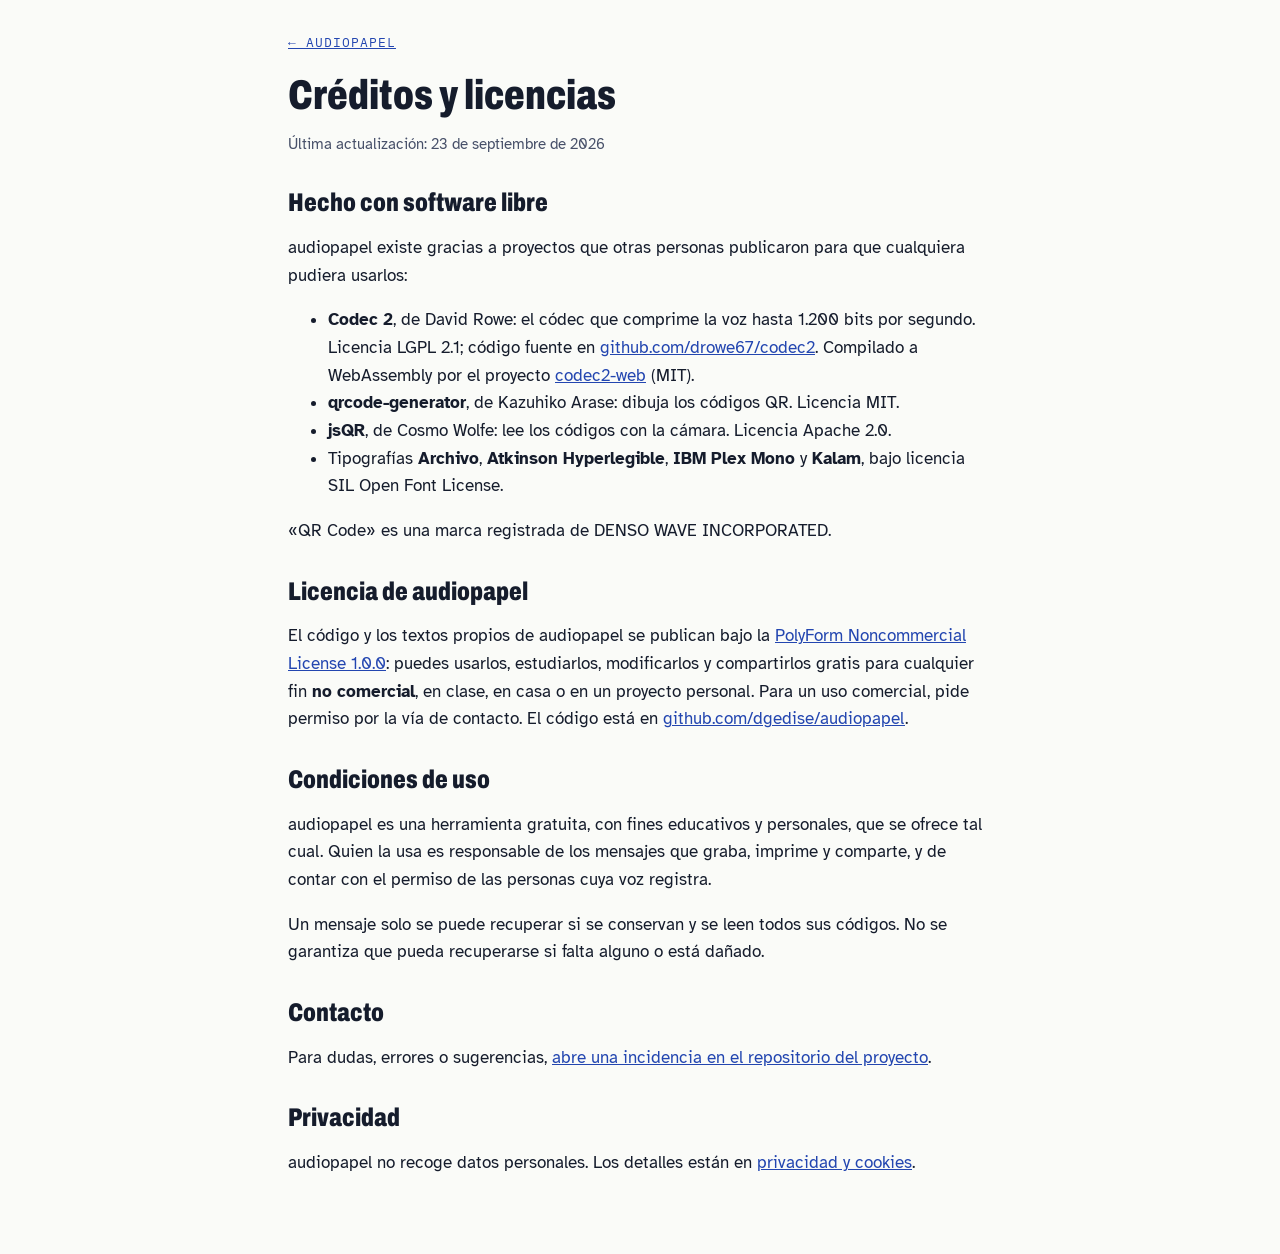
<file: creditos.html>
<!DOCTYPE html>
<html lang="es">
<head>
<meta charset="utf-8">
<meta name="viewport" content="width=device-width, initial-scale=1">
<title>Créditos y licencias · audiopapel</title>
<meta name="description" content="El software libre que hace posible audiopapel (Codec 2, qrcode-generator, jsQR) y las condiciones de uso de la herramienta.">
<link rel="canonical" href="https://audiopapel.com/creditos.html">
<link rel="icon" href="favicon.svg" type="image/svg+xml">
<link rel="icon" href="favicon.ico" sizes="any">
<link rel="stylesheet" href="fuentes/fuentes.css">
<style>
  :root { --papel: #FAFBF8; --tinta: #151C2C; --tinta-2: #475069; --boli: #2346B0; }
  @media (prefers-color-scheme: dark) { :root { color-scheme: dark; --papel: #0F141D; --tinta: #E9EDF4; --tinta-2: #B3BCCD; --boli: #93B1FF; } }
  * { box-sizing: border-box; }
  body { margin: 0; background: var(--papel); color: var(--tinta); font: 1.05rem/1.65 "Atkinson Hyperlegible", "Segoe UI", system-ui, sans-serif; }
  main { max-width: 46rem; margin: 0 auto; padding: 28px 16px 60px; }
  a { color: var(--boli); }
  .volver { font-family: "IBM Plex Mono", ui-monospace, monospace; font-size: .8rem; text-transform: uppercase; letter-spacing: .08em; }
  h1, h2 { font-family: "Archivo", "Arial Narrow", sans-serif; font-stretch: 75%; font-weight: 850; line-height: 1.05; }
  h1 { font-size: 2.6rem; margin: 18px 0 8px; }
  h2 { font-size: 1.6rem; margin: 34px 0 8px; }
  .fecha { color: var(--tinta-2); font-size: .92rem; }
</style>
</head>
<body>
<main>
  <a class="volver" href="./">← audiopapel</a>
  <h1>Créditos y licencias</h1>
  <p class="fecha">Última actualización: 23 de septiembre de 2026</p>

  <h2>Hecho con software libre</h2>
  <p>audiopapel existe gracias a proyectos que otras personas publicaron para que cualquiera pudiera usarlos:</p>
  <ul>
    <li><strong>Codec 2</strong>, de David Rowe: el códec que comprime la voz hasta 1.200 bits por segundo. Licencia LGPL 2.1; código fuente en <a href="https://github.com/drowe67/codec2">github.com/drowe67/codec2</a>. Compilado a WebAssembly por el proyecto <a href="https://github.com/belteshazzar/codec2-web">codec2-web</a> (MIT).</li>
    <li><strong>qrcode-generator</strong>, de Kazuhiko Arase: dibuja los códigos QR. Licencia MIT.</li>
    <li><strong>jsQR</strong>, de Cosmo Wolfe: lee los códigos con la cámara. Licencia Apache 2.0.</li>
    <li>Tipografías <strong>Archivo</strong>, <strong>Atkinson Hyperlegible</strong>, <strong>IBM Plex Mono</strong> y <strong>Kalam</strong>, bajo licencia SIL Open Font License.</li>
  </ul>
  <p>«QR Code» es una marca registrada de DENSO WAVE INCORPORATED.</p>

  <h2>Licencia de audiopapel</h2>
  <p>El código y los textos propios de audiopapel se publican bajo la <a href="https://polyformproject.org/licenses/noncommercial/1.0.0">PolyForm Noncommercial License 1.0.0</a>: puedes usarlos, estudiarlos, modificarlos y compartirlos gratis para cualquier fin <strong>no comercial</strong>, en clase, en casa o en un proyecto personal. Para un uso comercial, pide permiso por la vía de contacto. El código está en <a href="https://github.com/dgedise/audiopapel">github.com/dgedise/audiopapel</a>.</p>

  <h2>Condiciones de uso</h2>
  <p>audiopapel es una herramienta gratuita, con fines educativos y personales, que se ofrece tal cual. Quien la usa es responsable de los mensajes que graba, imprime y comparte, y de contar con el permiso de las personas cuya voz registra.</p>
  <p>Un mensaje solo se puede recuperar si se conservan y se leen todos sus códigos. No se garantiza que pueda recuperarse si falta alguno o está dañado.</p>

  <h2>Contacto</h2>
  <p>Para dudas, errores o sugerencias, <a href="https://github.com/dgedise/audiopapel/issues">abre una incidencia en el repositorio del proyecto</a>.</p>

  <h2>Privacidad</h2>
  <p>audiopapel no recoge datos personales. Los detalles están en <a href="privacidad.html">privacidad y cookies</a>.</p>
</main>
</body>
</html>
</file>
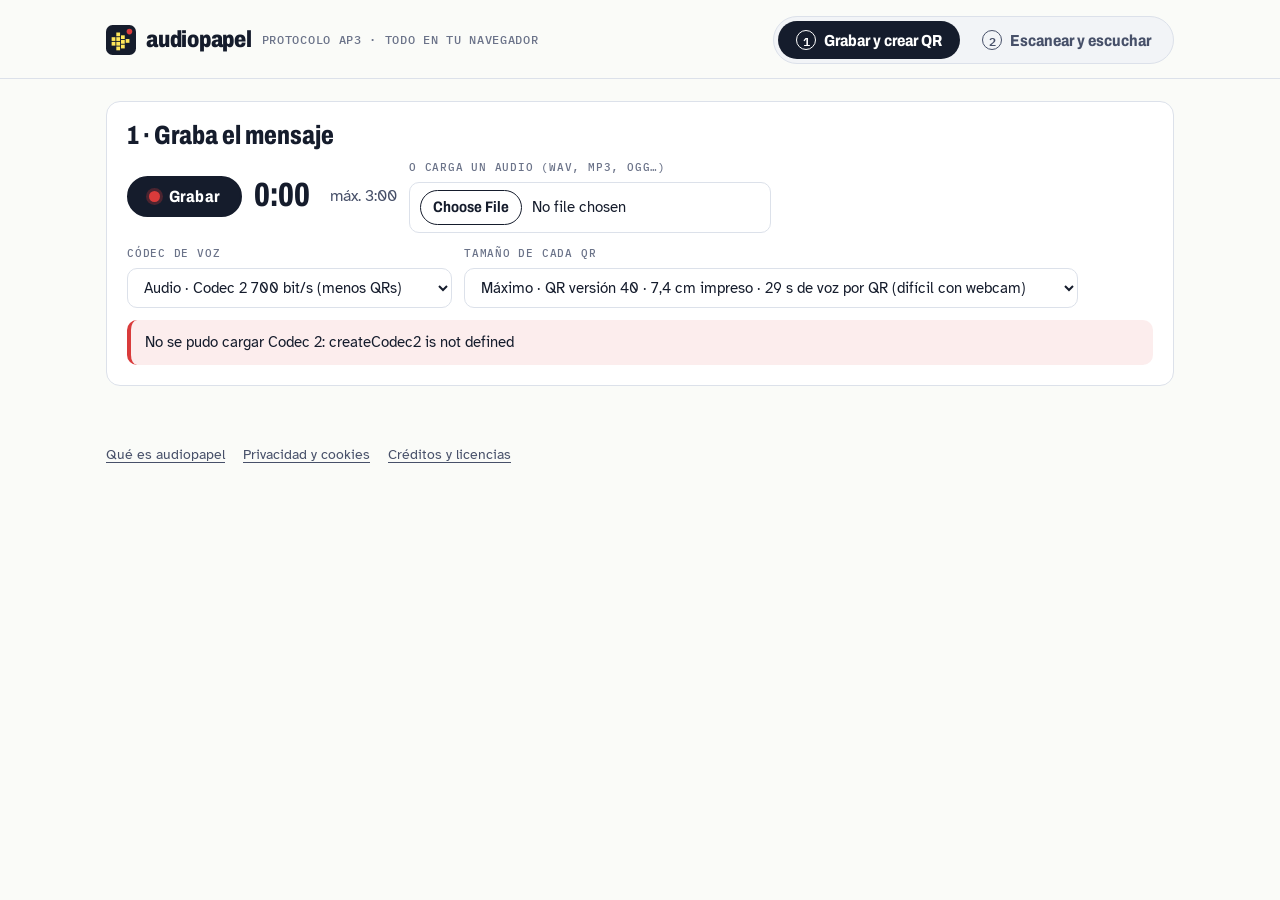
<file: plantilla_fuente.html>
<!DOCTYPE html>
<html lang="es">
<head>
<meta charset="utf-8">
<meta name="viewport" content="width=device-width, initial-scale=1">
<title>Grabar un mensaje de voz en códigos QR · audiopapel</title>
<meta name="description" content="Graba o dicta un mensaje y conviértelo en códigos QR para imprimir. Escanéalos con el móvil para volver a oírlo. Todo en tu navegador, sin subir nada.">
<meta name="robots" content="index, follow, max-image-preview:large">
<link rel="canonical" href="https://audiopapel.com/audio_en_papel.html">
<meta property="og:type" content="website">
<meta property="og:site_name" content="audiopapel">
<meta property="og:locale" content="es_ES">
<meta property="og:url" content="https://audiopapel.com/audio_en_papel.html">
<meta property="og:title" content="audiopapel · Graba tu voz en papel">
<meta property="og:description" content="Graba un mensaje de voz y conviértelo en códigos QR que cualquier móvil vuelve a hacer sonar.">
<meta property="og:image" content="https://audiopapel.com/og-image.png">
<meta property="og:image:width" content="1200">
<meta property="og:image:height" content="630">
<meta name="twitter:card" content="summary_large_image">
<link rel="icon" href="favicon.svg" type="image/svg+xml">
<link rel="icon" href="favicon.ico" sizes="any">
<link rel="apple-touch-icon" href="apple-touch-icon.png">
<link rel="manifest" href="site.webmanifest">
<!-- iPhone/iPad: al añadirla a la pantalla de inicio, que se abra como una app
     (sin la barra de Safari) y con este nombre bajo el icono. -->
<meta name="apple-mobile-web-app-capable" content="yes">
<meta name="mobile-web-app-capable" content="yes">
<meta name="apple-mobile-web-app-title" content="audiopapel">
<meta name="theme-color" content="#FAFBF8">
<!-- Tipografías de audiopapel, desde el propio sitio. Si abres este archivo
     suelto o sin conexión, usa las del sistema y funciona exactamente igual:
     solo cambia el aspecto de las letras. -->
<link rel="stylesheet" href="fuentes/fuentes.css">
<!--
  =====================================================================
   AUDIO EN PAPEL  ·  Almacenador de audio mediante códigos QR encadenados
  =====================================================================

   ¿QUÉ SIMULAMOS AQUÍ?
   Una "red analógica": el emisor convierte la voz en bytes, los parte en
   paquetes numerados y los "transmite" imprimiéndolos como códigos QR.
   El receptor recibe los paquetes en cualquier orden (los escanea con la
   cámara), los reordena por su número, comprueba que no falta ninguno y
   reconstruye el audio original.  Es la misma idea que usa TCP/IP para
   enviar un archivo troceado en paquetes por Internet, pero con papel.

   DOS FORMAS DE GUARDAR LA VOZ (se eligen en la pestaña 1)

   A) MODO AUDIO  ·  se guarda la ONDA, comprimida
      micrófono → MediaRecorder (Opus) → decodificar a PCM
      → remuestrear a 8 kHz mono → Codec 2 (1200 ó 700 bit/s)
      → bytes → Base64 → trocear → cabecera AUDIORR → códigos QR
      El receptor recupera una voz robótica, pero con TU entonación.

   B) MODO TEXTO  ·  se guarda solo lo que DICES  (compresión extrema)
      micrófono → reconocimiento de voz del navegador → texto (editable)
      → deflate → Base64 → trocear → cabecera AUDIORR → códigos QR
      El receptor lee el texto en voz alta con la voz sintética del sistema.
      Tres minutos de mensaje caben en UN SOLO QR, pero se pierde la voz:
      quién habla, cómo lo dice y con qué tono. Es el extremo de la
      compresión con pérdida: ya no comprimimos la señal, sino el SIGNIFICADO.

   CADENA DEL RECEPTOR
      cámara → texto del QR → leer cabecera → guardar bloque N de TOTAL
      → ¿están todos? → juntar Base64 → bytes → según el códec:
         audio → Codec 2 decodificar → PCM 8 kHz → WAV → altavoces
         texto → inflate → mostrar en pantalla → voz sintética

   PROTOCOLO (una línea de texto dentro de cada QR)
      AP3:[ID]:[BLOQUE]:[TOTAL]:[CODEC]:[DATOS_EN_CIFRAS]        ← versión 3
      AUDIORR2:[ID]:[BLOQUE]:[TOTAL]:[CODEC]:[DATOS_BASE32]      ← versión 2
      AUDIORR:[ID]:[BLOQUE]:[TOTAL]:[CODEC]:[DATOS_BASE64]       ← versión 1
        Los QR se generan con la versión 3. Un QR puede partir su contenido
        en TRAMOS, cada uno en el modo que más le convenga, y aprovechamos eso
        al máximo:
           https://audiopapel.com/#  modo byte (8 bits por carácter)
           AP3:ID:N:TOTAL:CODEC:     modo alfanumérico (5,5 bits por carácter)
           0482915…                  modo NUMÉRICO (3,33 bits por cifra)
        La dirección corta lleva a la portada, que reenvía a la herramienta.
        CODEC va abreviado: 12 = C2-1200, 7 = C2-700, Z = TXT-Z, T = TXT.
        Los enlaces para WhatsApp siguen saliendo en versión 2 (más cortos
        en caracteres). Las versiones 1 y 2 se siguen leyendo, para no
        inutilizar lo ya impreso.
        ID      6 caracteres aleatorios: identifica el mensaje. Si el receptor
                ve un ID nuevo, olvida lo anterior y empieza de cero.
        BLOQUE  número de este trozo, empezando en 1.
        TOTAL   cuántos trozos tiene el mensaje completo.
        CODEC   con qué descomprimir los bytes:
                  "C2-1200" / "C2-700"  → audio comprimido con Codec 2
                  "TXT-Z" / "TXT"       → texto (comprimido con deflate o plano)
        DATOS   el trozo de mensaje comprimido: cifras (v3), Base32 (v2)
                o Base64 (v1).

   ESTE ARCHIVO ES AUTOSUFICIENTE: no necesita Internet.  Al final del
   archivo van incrustadas las tres librerías que usa:
      · Codec 2 compilado a WebAssembly  (LGPL 2.1, codec2-web / drowe67)
      · qrcode-generator                 (MIT, Kazuhiko Arase)
      · jsQR                             (Apache 2.0, Cosmo Wolfe)
   El código de la aplicación (lo que interesa en clase) está justo
   debajo de la parte HTML/CSS, en el bloque "APLICACIÓN".
  =====================================================================
-->
<style>
  /* =================================================================
     IMAGEN DE audiopapel (la misma que la portada, sin la cuadrícula)
     Tinta azul-negra, azul bolígrafo, subrayador amarillo y el rojo
     de grabación. El modo oscuro es una pizarra; los QR siempre van
     sobre blanco, porque tienen que poder escanearse.
     ================================================================= */
  :root {
    --papel: #FAFBF8;
    --hoja: #FFFFFF;
    --hundido: #F2F4F7;
    --tinta: #151C2C;
    --tinta-2: #475069;
    --tinta-3: #6B7389;
    --boli: #2346B0;
    --boli-suave: rgba(35, 70, 176, .08);
    --subrayado: #FFE75A;
    --rec: #D93B3B;
    --rec-suave: rgba(217, 59, 59, .09);
    --ok: #1F8A4C;
    --ok-suave: rgba(31, 138, 76, .10);
    --aviso: #B7791F;
    --aviso-suave: rgba(214, 158, 46, .14);
    --borde: #DCE1EA;
    --sombra-papel: 0 1px 2px rgba(21, 28, 44, .06), 0 10px 24px -14px rgba(21, 28, 44, .28);
    --boton-texto: #FFFFFF;
    --radio: 14px;

    --f-titular: "Archivo", "Arial Narrow", "Roboto Condensed", sans-serif;
    --f-texto: "Atkinson Hyperlegible", "Segoe UI", system-ui, sans-serif;
    --f-mono: "IBM Plex Mono", ui-monospace, Consolas, monospace;
  }
  @media (prefers-color-scheme: dark) {
    :root:not([data-theme="light"]) {
      color-scheme: dark;
      --papel: #0F141D; --hoja: #161D2A; --hundido: #1B2433;
      --tinta: #E9EDF4; --tinta-2: #B3BCCD; --tinta-3: #8D97AB;
      --boli: #93B1FF; --boli-suave: rgba(147, 177, 255, .10);
      --subrayado: rgba(242, 213, 68, .38);
      --rec: #F06A6A; --rec-suave: rgba(240, 106, 106, .12);
      --ok: #4CC47E; --ok-suave: rgba(76, 196, 126, .12);
      --aviso: #E3B341; --aviso-suave: rgba(227, 179, 65, .12);
      --borde: #283246;
      --sombra-papel: 0 1px 2px rgba(0, 0, 0, .3), 0 12px 28px -14px rgba(0, 0, 0, .7);
      --boton-texto: #0F141D;
    }
  }
  :root[data-theme="dark"] {
    color-scheme: dark;
    --papel: #0F141D; --hoja: #161D2A; --hundido: #1B2433;
    --tinta: #E9EDF4; --tinta-2: #B3BCCD; --tinta-3: #8D97AB;
    --boli: #93B1FF; --boli-suave: rgba(147, 177, 255, .10);
    --subrayado: rgba(242, 213, 68, .38);
    --rec: #F06A6A; --rec-suave: rgba(240, 106, 106, .12);
    --ok: #4CC47E; --ok-suave: rgba(76, 196, 126, .12);
    --aviso: #E3B341; --aviso-suave: rgba(227, 179, 65, .12);
    --borde: #283246;
    --sombra-papel: 0 1px 2px rgba(0, 0, 0, .3), 0 12px 28px -14px rgba(0, 0, 0, .7);
    --boton-texto: #0F141D;
  }

  /* ---------- Base ---------- */
  * { box-sizing: border-box; }
  html, body { margin: 0; }
  body {
    font-family: var(--f-texto); font-size: 1rem; line-height: 1.5;
    background: var(--papel); color: var(--tinta);
    -webkit-font-smoothing: antialiased;
  }
  h1, h2, h3 { font-family: var(--f-titular); font-stretch: 75%; font-weight: 800; line-height: 1.05; margin: 0 0 .6rem; text-wrap: balance; }
  h2 { font-size: 1.65rem; }
  p { margin: .4rem 0; }
  a { color: var(--boli); text-underline-offset: 3px; }
  small, .suave { color: var(--tinta-2); }
  code { font-family: var(--f-mono); font-size: .88em; background: var(--boli-suave); padding: .05em .4em; border-radius: 4px; color: var(--tinta); }
  :focus-visible { outline: 3px solid var(--boli); outline-offset: 2px; border-radius: 6px; }

  /* ---------- Cabecera y pestañas ---------- */
  .cabecera { border-bottom: 1px solid var(--borde); background: var(--papel); }
  .cabecera .contenido { max-width: 1100px; margin: 0 auto; padding: 16px 16px 14px; display: flex; flex-wrap: wrap; align-items: center; justify-content: space-between; gap: 14px 24px; }
  .marca { display: inline-flex; align-items: center; gap: 10px; margin: 0; font-size: inherit; }
  .marca a { display: inline-flex; align-items: center; gap: 10px; color: var(--tinta); text-decoration: none; }
  .marca svg { width: 30px; height: 30px; flex: none; }
  .marca b { font-family: var(--f-titular); font-stretch: 80%; font-weight: 850; font-size: 1.45rem; letter-spacing: -.01em; }
  .marca .protocolo { font-family: var(--f-mono); font-size: .72rem; letter-spacing: .06em; text-transform: uppercase; color: var(--tinta-3); font-weight: 500; }
  @media (max-width: 560px) { .marca .protocolo { display: none; } }

  /* Las dos pestañas, como un interruptor */
  nav.pestanas { display: inline-flex; gap: 4px; padding: 4px; border-radius: 999px; background: var(--hundido); border: 1px solid var(--borde); }
  nav.pestanas button {
    display: inline-flex; align-items: center; gap: 8px;
    font-family: var(--f-titular); font-stretch: 85%; font-weight: 750; font-size: 1rem;
    padding: 9px 18px; border: 0; border-radius: 999px; cursor: pointer;
    background: transparent; color: var(--tinta-2); transition: background .15s, color .15s;
  }
  nav.pestanas button:hover { color: var(--tinta); }
  nav.pestanas button.activa { background: var(--tinta); color: var(--boton-texto); }
  nav.pestanas .n { font-family: var(--f-mono); font-size: .72rem; font-weight: 600; width: 20px; height: 20px; border-radius: 50%; display: inline-grid; place-items: center; border: 1.5px solid currentColor; }
  @media (max-width: 560px) { nav.pestanas { width: 100%; } nav.pestanas button { flex: 1; justify-content: center; padding: 9px 10px; font-size: .95rem; } }

  /* Aviso «Instala audiopapel» (debajo de la cabecera) */
  .aviso-instalar { background: var(--subrayado); border-bottom: 1px solid var(--borde); color: var(--tinta); }
  .aviso-instalar .contenido { max-width: 1100px; margin: 0 auto; padding: 10px 16px; display: flex; align-items: center; gap: 12px; }
  .aviso-instalar p { flex: 1; margin: 0; font-size: .95rem; line-height: 1.35; }
  .aviso-instalar button.boton { padding: 8px 16px; font-size: .95rem; flex: none; }
  .aviso-instalar button[hidden] { display: none; }             /* .boton fija display y anularía hidden */
  .aviso-instalar .cerrar { flex: none; background: none; border: 0; padding: 6px 8px; font-size: 1.15rem; line-height: 1; color: inherit; cursor: pointer; border-radius: 8px; }
  .aviso-instalar .cerrar:hover { background: rgba(0, 0, 0, .08); }

  main { max-width: 1100px; margin: 0 auto; padding: 22px 16px 40px; }
  section.pestana { display: none; }
  section.pestana.activa { display: block; }

  /* ---------- Componentes ---------- */
  .tarjeta {
    background: var(--hoja); border: 1px solid var(--borde); border-radius: var(--radio);
    padding: 20px; margin-bottom: 18px;
  }
  .fila { display: flex; flex-wrap: wrap; gap: 12px; align-items: center; }
  .fila > label, #controles-camara label {
    display: flex; flex-direction: column; gap: 6px;
    font-family: var(--f-mono); font-size: .7rem; font-weight: 500; letter-spacing: .07em; text-transform: uppercase; color: var(--tinta-3);
  }
  select, input[type=file], textarea {
    font: inherit; font-family: var(--f-texto); font-size: .95rem; letter-spacing: 0; text-transform: none;
    padding: 9px 12px; border: 1.5px solid var(--borde); border-radius: 10px;
    background: var(--hoja); color: var(--tinta);
  }
  select:hover, textarea:hover { border-color: var(--tinta-3); }
  select:focus, textarea:focus { outline: none; border-color: var(--boli); box-shadow: 0 0 0 3px var(--boli-suave); }
  input[type=file] { padding: 7px 10px; max-width: 100%; }
  input[type=file]::file-selector-button {
    font: inherit; font-family: var(--f-titular); font-stretch: 85%; font-weight: 700; margin-right: 10px;
    padding: 5px 12px; border-radius: 999px; border: 1.5px solid var(--tinta); background: transparent; color: var(--tinta); cursor: pointer;
  }
  /* Móvil: un desplegable mide lo que su opción más larga y el selector de
     archivos lo que su texto; dentro de una etiqueta flexible no encogían y
     se salían por la derecha. Aquí cada etiqueta ocupa su línea entera y el
     control se ajusta a ella (el navegador recorta el texto que no quepa). */
  select { max-width: 100%; }
  @media (max-width: 560px) {
    #tab-emisor .fila > label { flex: 1 1 100%; min-width: 0; }
    #tab-emisor .fila > label select, #tab-emisor .fila > label input[type=file] { width: 100%; min-width: 0; }
  }
  textarea { width: 100%; min-height: 70px; font-family: var(--f-mono); font-size: .85rem; }
  textarea.enlace-mensaje { margin-top: 8px; min-height: 90px; word-break: break-all; }

  button.boton {
    display: inline-flex; align-items: center; justify-content: center; gap: 9px;
    font-family: var(--f-titular); font-stretch: 85%; font-weight: 750; font-size: 1.02rem; letter-spacing: .01em;
    padding: 10px 20px; border: 2px solid var(--tinta); border-radius: 999px;
    background: var(--tinta); color: var(--boton-texto); cursor: pointer;
    transition: transform .12s ease, box-shadow .15s ease, background .15s;
  }
  button.boton:hover { transform: translateY(-1px); box-shadow: 0 6px 16px -8px var(--tinta); }
  button.boton:active { transform: translateY(0); }
  button.boton:disabled { opacity: .4; cursor: not-allowed; transform: none; box-shadow: none; }
  button.boton.secundario { background: transparent; color: var(--tinta); }
  button.boton.secundario:hover { background: var(--boli-suave); box-shadow: none; }
  button.boton.peligro { background: var(--rec); border-color: var(--rec); }
  button.boton.boton-grande { font-size: 1.3rem; padding: 18px 28px; width: 100%; max-width: 480px; }

  /* Grabar: el punto rojo de siempre; grabando, botón rojo con un "stop" */
  #btn-grabar::before { content: ""; width: 11px; height: 11px; border-radius: 50%; background: var(--rec); box-shadow: 0 0 0 3px rgba(217, 59, 59, .28); }
  button.boton.grabando { background: var(--rec); border-color: var(--rec); color: #FFFFFF; animation: latido 1.2s infinite; }
  button.boton.grabando::before { background: #FFFFFF !important; border-radius: 2px !important; box-shadow: none !important; }
  @keyframes latido { 0%,100% { box-shadow: 0 0 0 0 rgba(217, 59, 59, .45); } 50% { box-shadow: 0 0 0 10px rgba(217, 59, 59, 0); } }

  .estado {
    margin: 14px 0 0; padding: 11px 14px; border-radius: 10px; font-size: .95rem;
    background: var(--boli-suave); border-left: 4px solid var(--boli); color: var(--tinta);
  }
  .estado.error { background: var(--rec-suave); border-color: var(--rec); }
  .estado.ok { background: var(--ok-suave); border-color: var(--ok); }
  .estado.aviso { background: var(--aviso-suave); border-color: var(--aviso); }

  #texto-mensaje { min-height: 120px; font-family: var(--f-texto); font-size: 1.05rem; line-height: 1.5; }
  .texto-recibido {
    font-size: 1.2rem; line-height: 1.55; background: #FFFFFF; color: #151C2C;
    border: 1px solid var(--borde); border-radius: 10px; padding: 16px 18px; white-space: pre-wrap;
    box-shadow: var(--sombra-papel);
  }
  .contador { font-family: var(--f-titular); font-stretch: 70%; font-weight: 800; font-variant-numeric: tabular-nums; font-size: 2.1rem; line-height: 1; min-width: 4ch; }

  /* Cifras de la compresión, como en la portada */
  .estadisticas {
    display: grid; grid-template-columns: repeat(auto-fit, minmax(128px, 1fr)); margin-top: 14px;
    border-top: 2px solid var(--tinta); border-bottom: 2px solid var(--tinta);
  }
  .estadisticas div { padding: 12px 14px; display: flex; flex-direction: column; gap: 2px; border-right: 1px solid var(--borde); }
  .estadisticas div:last-child { border-right: 0; }
  .estadisticas b { font-family: var(--f-titular); font-stretch: 70%; font-weight: 850; font-size: 1.7rem; line-height: 1.05; font-variant-numeric: tabular-nums; }
  .estadisticas span { font-family: var(--f-mono); font-size: .68rem; letter-spacing: .06em; text-transform: uppercase; color: var(--tinta-3); }

  /* ---------- Lista de QRs: cada uno, un tique de papel ---------- */
  .tarjetas-qr { display: grid; grid-template-columns: repeat(auto-fill, minmax(260px, 1fr)); gap: 20px; }
  .tarjeta-qr {
    background: #FFFFFF; color: #151C2C; border: 1px solid #E3E7EE; border-radius: 6px;
    padding: 16px 16px 12px; text-align: center; break-inside: avoid; box-shadow: var(--sombra-papel);
  }
  .tarjeta-qr .titulo { font-family: var(--f-titular); font-stretch: 78%; font-weight: 800; font-size: 1.3rem; margin-bottom: 10px; }
  .tarjeta-qr svg { width: 100%; height: auto; display: block; }
  .tarjeta-qr .pie { font-family: var(--f-mono); font-size: .7rem; color: #5A6278; margin-top: 10px; padding-top: 8px; border-top: 1.5px dashed #C9CFDA; }

  /* ---------- Receptor ---------- */
  .txt-corto { display: none; }
  @media (max-width: 560px) {
    .botonera-lector { flex-wrap: nowrap; gap: 8px; }
    .botonera-lector .boton { padding: 10px 13px; font-size: .95rem; white-space: nowrap; }
    .botonera-lector #btn-camara { flex: 1; }
    .botonera-lector .txt-largo { display: none; }
    .botonera-lector .txt-corto { display: inline; }
  }
  #visor { position: relative; width: 100%; max-width: 640px; margin: 16px auto 0; border-radius: var(--radio); overflow: hidden; background: #000; cursor: crosshair; }
  /* object-fit: contain evita que el vídeo se deforme si el contenedor no
     tiene la misma proporción que el sensor de la cámara. */
  /* max-height: en un móvil en vertical la cámara da una imagen alta; sin
     límite, el visor no cabría en la pantalla junto a los botones. */
  #visor video { display: block; width: 100%; height: auto; max-height: 65vh; object-fit: contain; background: #000; }
  /* Mira CUADRADA (un QR es cuadrado). Su lado lo pone ajustarMira() en JS:
     el 88 % del lado CORTO de la imagen, sea la cámara horizontal o vertical
     (la del móvil suele ser vertical). Esto de aquí es solo lo inicial. */
  #visor .mira {
    position: absolute; top: 50%; left: 50%; transform: translate(-50%, -50%);
    height: 88%; aspect-ratio: 1; border: 3px dashed rgba(255, 255, 255, .85);
    border-radius: 12px; pointer-events: none;
  }
  #visor.leido .mira { border-color: #4CC47E; border-style: solid; }
  #visor .pista {
    position: absolute; left: 0; right: 0; bottom: 0; padding: 7px 10px;
    background: rgba(15, 20, 29, .6); color: #fff; font-family: var(--f-mono); font-size: .72rem; letter-spacing: .04em; text-align: center; pointer-events: none;
  }
  #registro-dictado {
    max-height: 220px; overflow: auto; background: #10151F; color: #D6E2F5;
    padding: 10px; border-radius: 8px; font-family: var(--f-mono); font-size: .72rem; line-height: 1.35;
    white-space: pre-wrap; word-break: break-word; margin: 6px 0 0;
  }
  #controles-camara { margin-top: 12px; font-size: .9rem; }
  #controles-camara select { max-width: 60vw; }
  #zoom { width: 130px; vertical-align: middle; accent-color: var(--boli); }
  #diag-camara { font-family: var(--f-mono); font-size: .72rem; }

  .guia {
    font-family: var(--f-titular); font-stretch: 78%; font-weight: 800; font-size: 1.6rem; line-height: 1.15;
    text-align: center; padding: 16px; border-radius: 12px;
    background: var(--subrayado); color: #151C2C;
  }
  .guia.completo { background: var(--ok-suave); color: var(--ok); }
  .panel-bloques { display: flex; flex-wrap: wrap; gap: 8px; margin-top: 14px; }
  .badge {
    min-width: 92px; padding: 8px 12px; border-radius: 999px; text-align: center;
    font-family: var(--f-mono); font-weight: 600; font-size: .8rem; color: #fff;
    transition: background .2s, transform .2s;
  }
  .badge.falta { background: #D93B3B; }
  .badge.ok { background: #1F8A4C; transform: scale(1.04); }
  audio { width: 100%; margin-top: 12px; }
  details summary { cursor: pointer; font-weight: 700; color: var(--boli); }

  @media (prefers-reduced-motion: reduce) {
    *, *::before, *::after { animation: none !important; transition: none !important; }
  }

  footer.pie { max-width: 1100px; margin: 0 auto; padding: 0 16px 36px; display: flex; flex-wrap: wrap; gap: 18px; font-size: .88rem; }
  footer.pie a { color: var(--tinta-2); }

  /* ---------- Impresión: solo las tarjetas QR ---------- */
  /* Hoja A4 con 1 cm de margen: quedan 19 × 27,7 cm útiles. */
  @page { size: A4; margin: 10mm; }
  @media print {
    body { background: #fff; }
    header, nav, .no-imprimir, #tab-receptor { display: none !important; }
    #tab-emisor { display: block !important; }
    main { max-width: none; padding: 0; }
    .tarjeta { border: 0; box-shadow: none; padding: 0; }
    /* Cada QR sale a su tamaño real (--lado-impreso, lo calcula pintarQRs) y
       se colocan en fila hasta llenar el ancho, con 6 mm de aire entre uno y
       otro para recortarlos sin que se monte el texto. */
    .tarjetas-qr { display: flex; flex-wrap: wrap; gap: 6mm; align-items: flex-start; }
    .tarjeta-qr {
      width: calc(var(--lado-impreso) + 6.6mm); padding: 3mm; border: 1px dashed #999;
      border-radius: 0; box-shadow: none; page-break-inside: avoid; break-inside: avoid;
    }
    .tarjeta-qr svg { width: var(--lado-impreso); margin: 0 auto; }
    .tarjeta-qr .titulo { font-size: 10pt; line-height: 1.2; margin-bottom: 2mm; }
    .tarjeta-qr .pie { font-size: 6.5pt; line-height: 1.35; margin-top: 2mm; padding-top: 1.5mm; overflow-wrap: anywhere; }
  }
</style>
</head>
<body>

<header class="cabecera">
  <div class="contenido">
    <h1 class="marca">
      <a href="index.html" title="Qué es audiopapel">
        <svg viewBox="0 0 32 32" aria-hidden="true">
          <rect width="32" height="32" rx="7" fill="#151C2C"/>
          <g fill="#FFE75A"><rect x="6" y="13" width="4" height="4"/><rect x="6" y="18" width="4" height="4"/><rect x="11" y="8" width="4" height="4"/><rect x="11" y="13" width="4" height="4"/><rect x="11" y="18" width="4" height="4"/><rect x="11" y="23" width="4" height="4"/><rect x="16" y="11" width="4" height="4"/><rect x="16" y="16" width="4" height="4"/><rect x="16" y="21" width="4" height="4"/><rect x="21" y="15" width="4" height="4"/></g>
          <circle cx="25" cy="7" r="3" fill="#D93B3B"/>
        </svg>
        <b>audiopapel</b>
      </a>
      <span class="protocolo">protocolo AP3 · todo en tu navegador</span>
    </h1>
    <nav class="pestanas" aria-label="Pestañas">
      <button id="btn-tab-emisor" class="activa" data-tab="emisor"><span class="n" aria-hidden="true">1</span>Grabar y crear QR</button>
      <button id="btn-tab-receptor" data-tab="receptor"><span class="n" aria-hidden="true">2</span>Escanear y escuchar</button>
    </nav>
  </div>
</header>

<!-- Aparece solo cuando se puede instalar (ver «Instalar como app» en el código). -->
<div id="aviso-instalar" class="aviso-instalar" hidden>
  <div class="contenido">
    <p id="texto-instalar"></p>
    <button id="btn-instalar" class="boton">Instalar</button>
    <button id="btn-cerrar-instalar" class="cerrar" aria-label="No volver a mostrar" title="No volver a mostrar">✕</button>
  </div>
</div>

<main>

  <!-- ============================================================ -->
  <!--  PESTAÑA 1 · EMISOR                                           -->
  <!-- ============================================================ -->
  <section id="tab-emisor" class="pestana activa">

    <div class="tarjeta no-imprimir">
      <h2>1 · Graba el mensaje</h2>
      <div class="fila">
        <button id="btn-grabar" class="boton">Grabar</button>
        <span id="contador" class="contador">0:00</span>
        <span class="suave">máx. 3:00</span>
        <label>o carga un audio (wav, mp3, ogg…)
          <input type="file" id="archivo-audio" accept="audio/*">
        </label>
      </div>
      <div class="fila" style="margin-top:12px">
        <label>Códec de voz
          <select id="sel-codec">
            <option value="C2-1200">Audio · Codec 2 1200 bit/s (mejor calidad)</option>
            <option value="C2-700" selected>Audio · Codec 2 700 bit/s (menos QRs)</option>
            <option value="TXT-Z">Texto · dictado + voz sintética (1 solo QR)</option>
          </select>
        </label>
        <label>Tamaño de cada QR
          <!-- Los segundos de voz por QR los añade actualizarEtiquetasTamano()
               según el códec elegido. data-nota va al final, entre paréntesis. -->
          <select id="sel-tamano">
            <option value="23" data-nota="fácil de leer, más QRs">Pequeño · QR versión 23 · 4,7 cm impreso</option>
            <option value="29">Medio · QR versión 29 · 5,6 cm impreso</option>
            <option value="35">Grande · QR versión 35 · 6,6 cm impreso</option>
            <option value="40" data-nota="difícil con webcam" selected>Máximo · QR versión 40 · 7,4 cm impreso</option>
          </select>
        </label>
      </div>
      <!-- Registro técnico del dictado: plegado, solo para diagnosticar. -->
      <!-- Solo visible en modo TEXTO: lo que se ha dictado, siempre editable. -->
      <div id="panel-texto" style="display:none; margin-top:12px">
        <label class="suave" for="texto-mensaje">Texto del mensaje (corrígelo o escríbelo directamente)</label>
        <textarea id="texto-mensaje" placeholder="Pulsa «Dictar» y habla, o escribe aquí el mensaje…"></textarea>
        <div class="fila" style="margin-top:8px">
          <button id="btn-generar-texto" class="boton">Crear los QR del texto</button>
          <button id="btn-probar-voz" class="boton secundario">Oír cómo sonará</button>
          <span id="cuenta-texto" class="suave"></span>
        </div>
        <details id="detalle-dictado" style="margin-top:8px">
          <summary>Ver detalle técnico del dictado (para diagnosticar duplicados)</summary>
          <p class="suave">Ábrelo ANTES de pulsar «Dictar». Cada línea es un evento tal como lo entrega el navegador: <code>idx</code> = desde dónde dice que hay novedades, <code>n</code> = cuántos resultados manda, <code>F</code> = definitivo, <code>i</code> = provisional.</p>
          <pre id="registro-dictado"></pre>
        </details>
      </div>
      <p id="estado-emisor" class="estado" style="margin-top:12px">Cargando Codec 2…</p>
      <div id="previsualizacion" style="display:none">
        <p class="suave" style="margin-top:10px">Así sonará tras pasar por Codec 2 (esto es lo que oirá el receptor):</p>
        <audio id="audio-previo" controls></audio>
      </div>
    </div>

    <div class="tarjeta" id="bloque-resultado" style="display:none">
      <div class="no-imprimir">
        <h2>2 · Códigos QR generados</h2>
        <div class="estadisticas" id="estadisticas"></div>
        <div class="fila" style="margin-top:12px">
          <label>Tamaño de los QR
            <select id="sel-tamano-resultado"></select>
          </label>
          <button id="btn-imprimir" class="boton secundario">Imprimir</button>
          <button id="btn-enlace-emisor" class="boton secundario">Enviar como enlace</button>
          <button id="btn-simular" class="boton secundario">Simular el escaneo (sin cámara)</button>
        </div>
        <p id="estado-enlace-emisor" class="estado" hidden></p>
        <textarea id="enlace-emisor" class="enlace-mensaje" readonly hidden></textarea>
        <p class="suave">Consejo: si la cámara del receptor no consigue leer los QRs, elige un tamaño más pequeño: se vuelven a generar al momento. Al imprimir, cada QR sale del tamaño que indica el desplegable, para que se lea bien desde el papel.</p>
        <p class="suave" id="contador-global" hidden></p>
      </div>
      <div id="tarjetas-qr" class="tarjetas-qr" style="margin-top:12px"></div>
    </div>

  </section>

  <!-- ============================================================ -->
  <!--  PESTAÑA 2 · RECEPTOR                                         -->
  <!-- ============================================================ -->
  <section id="tab-receptor" class="pestana">

    <div class="tarjeta">
      <h2>Escanea los códigos, en cualquier orden</h2>
      <!-- En el móvil los tres botones van en UNA fila, con textos cortos:
           si se apilaran, el visor de la cámara quedaría fuera de la pantalla. -->
      <div class="fila botonera-lector">
        <button id="btn-camara" class="boton">Iniciar cámara</button>
        <button id="btn-foto" class="boton secundario" title="Leer el QR de una foto o de una captura de pantalla"><span class="txt-largo">Subir foto de un QR</span><span class="txt-corto">Foto</span></button>
        <input type="file" id="archivo-imagen" accept="image/*" hidden>
        <button id="btn-reiniciar" class="boton secundario"><span class="txt-largo">Empezar de cero</span><span class="txt-corto">Reiniciar</span></button>
      </div>
      <div id="visor" style="display:none">
        <video id="video" playsinline autoplay muted></video>
        <div class="mira"></div>
        <div class="pista">Toca la imagen para enfocar ahí</div>
      </div>
      <div class="fila" id="controles-camara" style="display:none">
        <label>Cámara
          <select id="sel-camara"></select>
        </label>
        <button id="btn-enfocar" class="boton secundario">Enfocar</button>
        <button id="btn-linterna" class="boton secundario" style="display:none">Linterna</button>
        <label id="ctrl-zoom" style="display:none">Zoom
          <input type="range" id="zoom">
        </label>
        <span id="diag-camara" class="suave"></span>
      </div>
      <p id="estado-receptor" class="estado" style="margin-top:12px">Pulsa «Iniciar cámara» y apunta al primer QR.</p>
    </div>

    <div class="tarjeta">
      <div id="guia" class="guia">Esperando el primer código QR…</div>
      <div id="panel-bloques" class="panel-bloques"></div>
    </div>

    <!-- Aparece solo si el navegador ha bloqueado el sonido automático. -->
    <div class="tarjeta" id="bloque-toque" style="display:none; text-align:center">
      <button id="btn-toque" class="boton boton-grande">▶ Toca para escuchar el mensaje</button>
    </div>

    <div class="tarjeta" id="bloque-audio" style="display:none">
      <h2>Mensaje reconstruido</h2>
      <p id="info-audio" class="suave"></p>
      <audio id="audio-final" controls></audio>
      <div class="fila" style="margin-top:10px">
        <button class="boton btn-qr-receptor">Pasarlo a QR para imprimir</button>
        <button class="boton secundario btn-enlace-receptor">Enviar como enlace</button>
      </div>
    </div>

    <div class="tarjeta" id="bloque-texto" style="display:none">
      <h2>Mensaje reconstruido · texto</h2>
      <p id="info-texto" class="suave"></p>
      <div id="texto-recibido" class="texto-recibido"></div>
      <div class="fila" style="margin-top:10px">
        <button id="btn-hablar" class="boton">Escuchar otra vez</button>
        <button id="btn-callar" class="boton secundario">Parar</button>
        <button class="boton secundario btn-enlace-receptor">Enviar como enlace</button>
        <button class="boton secundario btn-qr-receptor">Pasarlo a QR para imprimir</button>
      </div>
    </div>

    <div class="tarjeta" id="bloque-enlace-receptor" hidden>
      <p id="estado-enlace-receptor" class="estado"></p>
      <textarea id="enlace-receptor" class="enlace-mensaje" readonly hidden></textarea>
    </div>

    <div class="tarjeta">
      <details>
        <summary>Pegar a mano el texto de un QR (para pruebas)</summary>
        <p class="suave">Si has leído el QR con otra app, pega aquí su contenido completo (<code>AUDIORR:…</code>).</p>
        <textarea id="texto-manual" placeholder="AUDIORR:XXXXXX:1:12:C2-1200:AAAA…"></textarea>
        <button id="btn-manual" class="boton secundario" style="margin-top:8px">Procesar texto</button>
      </details>
    </div>

  </section>

</main>

<footer class="pie no-imprimir">
  <a href="./">Qué es audiopapel</a>
  <a href="privacidad.html">Privacidad y cookies</a>
  <a href="creditos.html">Créditos y licencias</a>
</footer>

<!-- ================================================================== -->
<!--  APLICACIÓN  ·  toda la lógica de la práctica, comentada en español  -->
<!-- ================================================================== -->
<script>
'use strict';

/* =====================================================================
   0 · CONSTANTES DEL PROTOCOLO Y DEL CÓDEC
   ===================================================================== */

/**
 * Palabra mágica que abre cada QR. Si no está, el QR no es nuestro.
 * Hay dos versiones del protocolo y el receptor entiende las dos; cada una
 * dice cómo vienen escritos los datos y cómo comprobar que están bien.
 */
const PROTOCOLO = 'AP3';                           // la de los QR que generamos
const PROTOCOLO_ENLACE = 'AUDIORR2';               // la de «Enviar como enlace»
const VERSIONES_PROTOCOLO = {
  'AP3':      { codificacion: 'numerico', patron: /^[0-9]+$/, codecAbreviado: true },
  'AUDIORR2': { codificacion: 'base32', patron: /^[A-Z2-7]+$/ },
  'AUDIORR':  { codificacion: 'base64', patron: /^[A-Za-z0-9+/]+=*$/ },
};

/** Duración máxima de una grabación, en segundos. */
const MAX_SEGUNDOS = 180;

/** Codec 2 trabaja SIEMPRE con audio mono a 8000 muestras por segundo. */
const TASA_CODEC2 = 8000;

/**
 * Códecs que entiende el protocolo. La clave es lo que viaja en la cabecera
 * del QR. En los de audio, "modo" es el identificador interno de libcodec2
 * (codec2.h); el modo 700C es el 8, no el 6: el hueco es intencionado.
 * Los de texto no llevan modo: el dato es la frase comprimida con deflate.
 */
const CODECS = {
  'C2-1200': { tipo: 'audio', modo: 5, bps: 1200, bytesPorSegundo: 150, corto: '12', etiqueta: 'Codec 2 · 1200 bit/s' },
  'C2-700':  { tipo: 'audio', modo: 8, bps: 700,  bytesPorSegundo: 100, corto: '7',  etiqueta: 'Codec 2 · 700 bit/s'  },
  'TXT-Z':   { tipo: 'texto', corto: 'Z', etiqueta: 'Texto comprimido (deflate) + voz sintética' },
  'TXT':     { tipo: 'texto', corto: 'T', etiqueta: 'Texto plano + voz sintética' },
};
// bytesPorSegundo: 25 tramas por segundo × 6 bytes (1200) o × 4 bytes (700:
// sus 28 bits por trama ocupan 4 bytes enteros).

/** Nombre abreviado de la cabecera v3 ("7") → clave del códec ("C2-700"). */
const CODEC_POR_ABREVIATURA = Object.fromEntries(Object.entries(CODECS).map(([clave, c]) => [c.corto, clave]));

/** Idioma del dictado y de la voz sintética. */
const IDIOMA = 'es-ES';

/* =====================================================================
   1 · CODEC 2 (WebAssembly)
   -----------------------------------------------------------------
   El módulo wasm y su "pegamento" de Emscripten (createCodec2) están
   incrustados al final del archivo. Aquí solo lo cargamos una vez y lo
   envolvemos en una clase pequeña para codificar/decodificar tramas.
   Una TRAMA son 320 muestras (40 ms de voz) que Codec 2 convierte en
   6 bytes (1200 bit/s) o en 4 bytes (700 bit/s). 25 tramas por segundo.
   ===================================================================== */

let promesaModuloCodec2 = null;

/** Carga (una sola vez) el módulo wasm a partir del Base64 incrustado. */
function cargarModuloCodec2() {
  if (!promesaModuloCodec2) {
    promesaModuloCodec2 = createCodec2({ wasmBinary: base64ABytes(CODEC2_WASM_BASE64) });
  }
  return promesaModuloCodec2;
}

/** Envoltorio mínimo sobre las funciones C exportadas por libcodec2. */
class Codec2 {
  constructor(modulo, modo) {
    this.m = modulo;
    this.estado = modulo._codec2_create(modo);            // estado interno del códec
    if (!this.estado) throw new Error('codec2_create falló para el modo ' + modo);
    this.muestrasPorTrama = modulo._codec2_samples_per_frame(this.estado); // 320
    this.bitsPorTrama = modulo._codec2_bits_per_frame(this.estado);        // 48 ó 28
    this.bytesPorTrama = (this.bitsPorTrama + 7) >> 3;                      // 6 ó 4
    // Reservamos memoria DENTRO del wasm para pasar datos de ida y vuelta.
    this.pPcm = modulo._malloc(this.muestrasPorTrama * 2);
    this.pBits = modulo._malloc(this.bytesPorTrama);
    this.pSalida = modulo._malloc(this.muestrasPorTrama * 2);
  }
  /** Int16Array(320) → Uint8Array(bytesPorTrama) */
  codificar(trama) {
    this.m.HEAP16.set(trama, this.pPcm >> 1);
    this.m._codec2_encode(this.estado, this.pBits, this.pPcm);
    return this.m.HEAPU8.slice(this.pBits, this.pBits + this.bytesPorTrama);
  }
  /** Uint8Array(bytesPorTrama) → Int16Array(320) */
  decodificar(bytes) {
    this.m.HEAPU8.set(bytes, this.pBits);
    this.m._codec2_decode(this.estado, this.pSalida, this.pBits);
    const i = this.pSalida >> 1;
    return this.m.HEAP16.slice(i, i + this.muestrasPorTrama);
  }
  destruir() {
    this.m._codec2_destroy(this.estado);
    this.m._free(this.pPcm); this.m._free(this.pBits); this.m._free(this.pSalida);
  }
}

/** PCM 8 kHz (Int16Array) → bytes comprimidos con el códec indicado. */
async function comprimirConCodec2(pcm, claveCodec) {
  const codec = new Codec2(await cargarModuloCodec2(), CODECS[claveCodec].modo);
  try {
    const n = codec.muestrasPorTrama;
    const tramas = Math.ceil(pcm.length / n);
    const salida = new Uint8Array(tramas * codec.bytesPorTrama);
    const trama = new Int16Array(n);
    for (let t = 0; t < tramas; t++) {
      trama.fill(0);                                           // la última trama se rellena con silencio
      trama.set(pcm.subarray(t * n, Math.min((t + 1) * n, pcm.length)));
      salida.set(codec.codificar(trama), t * codec.bytesPorTrama);
    }
    return salida;
  } finally {
    codec.destruir();
  }
}

/** Bytes comprimidos → PCM 8 kHz (Int16Array). */
async function descomprimirConCodec2(bytes, claveCodec) {
  const codec = new Codec2(await cargarModuloCodec2(), CODECS[claveCodec].modo);
  try {
    const b = codec.bytesPorTrama;
    const tramas = Math.floor(bytes.length / b);
    const pcm = new Int16Array(tramas * codec.muestrasPorTrama);
    for (let t = 0; t < tramas; t++) {
      pcm.set(codec.decodificar(bytes.subarray(t * b, (t + 1) * b)), t * codec.muestrasPorTrama);
    }
    return pcm;
  } finally {
    codec.destruir();
  }
}

/* =====================================================================
   2 · UTILIDADES: Base32/cifras/Base64, capacidad del QR, WAV, audio
   ===================================================================== */

/* ---------------------------------------------------------------------
   BASE32: por qué no Base64
   ---------------------------------------------------------------------
   Un QR puede guardar texto de varias formas ("modos"). El modo BYTE admite
   cualquier carácter y gasta 8 bits por cada uno. El modo ALFANUMÉRICO solo
   admite 45 caracteres (0-9, A-Z, espacio y $ % * + - . / :), pero mete DOS
   caracteres en 11 bits: 5,5 bits por carácter.
   Base64 necesita minúsculas → obliga al modo Byte. Base32 usa solo A-Z y
   2-7 → cabe en el alfanumérico. Base32 infla más los datos (8 caracteres
   por cada 5 bytes, frente a 4 por cada 3), pero sale a cuenta:
       Base64 en modo Byte        : 1 byte → 1,33 car. × 8   = 10,7 bits
       Base32 en modo alfanumérico: 1 byte → 1,60 car. × 5,5 =  8,8 bits
   Resultado: un 22 % más de voz en cada QR, con el mismo tamaño de código.
   --------------------------------------------------------------------- */
const ALFABETO_BASE32 = 'ABCDEFGHIJKLMNOPQRSTUVWXYZ234567';

/** Uint8Array → texto Base32 (sin relleno '=': no existe en el modo alfanumérico). */
function bytesABase32(bytes) {
  let salida = '', acumulado = 0, bits = 0;
  for (const byte of bytes) {
    acumulado = (acumulado << 8) | byte;
    bits += 8;
    while (bits >= 5) {
      salida += ALFABETO_BASE32[(acumulado >>> (bits - 5)) & 31];
      bits -= 5;
    }
    acumulado &= (1 << bits) - 1;                 // solo guardamos los bits sin usar
  }
  if (bits > 0) salida += ALFABETO_BASE32[(acumulado << (5 - bits)) & 31];
  return salida;
}

/** Texto Base32 → Uint8Array (los bits sobrantes del final son relleno). */
function base32ABytes(texto) {
  const bytes = new Uint8Array(Math.floor(texto.length * 5 / 8));
  let acumulado = 0, bits = 0, i = 0;
  for (const letra of texto) {
    const valor = ALFABETO_BASE32.indexOf(letra);
    if (valor < 0) throw new Error('Carácter no válido en Base32: ' + letra);
    acumulado = (acumulado << 5) | valor;
    bits += 5;
    if (bits >= 8) {
      bytes[i++] = (acumulado >>> (bits - 8)) & 255;
      bits -= 8;
      acumulado &= (1 << bits) - 1;
    }
  }
  return bytes;
}

/* ---------------------------------------------------------------------
   DATOS EN CIFRAS: el modo NUMÉRICO del QR (versión 3 del protocolo)
   ---------------------------------------------------------------------
   El modo numérico solo admite 0-9, pero mete 3 cifras en 10 bits: 3,33
   bits por cifra, casi sin desperdicio (una cifra "vale" log2(10) = 3,32).
   Para escribir bytes con cifras juntamos 22 bytes (un número de 176 bits)
   y lo escribimos en decimal: salen 53 cifras (10⁵³ > 2¹⁷⁶).
       Base32 en modo alfanumérico: 1 byte → 1,60 car. × 5,5  = 8,80 bits
       Cifras en modo numérico    : 1 byte → 2,41 cif. × 3,33 = 8,05 bits
       Binario en modo byte       : 1 byte →                    8,00 bits
   Casi como meter los bytes a pelo, pero en un enlace que cualquier cámara
   entiende: solo cifras, nada que un navegador pueda malinterpretar.
   Un trozo final más corto (m bytes) ocupa las cifras justas para escribir
   256^m − 1; cada m da una longitud distinta, así que el lector sabe
   cuántos bytes eran. Si una longitud no cuadra, al QR le falta un trozo.
   Los números de 176 bits no caben en un Number de JavaScript: usamos
   BigInt (enteros de tamaño ilimitado, se escriben con 'n' al final).
   --------------------------------------------------------------------- */
const BYTES_POR_TROZO = 22;

/** Cifras necesarias para m bytes: las que tiene 256^m − 1 escrito en decimal. */
const CIFRAS_PARA_BYTES = Array.from({ length: BYTES_POR_TROZO + 1 },
  (_, m) => m === 0 ? 0 : (256n ** BigInt(m) - 1n).toString().length);
const CIFRAS_POR_TROZO = CIFRAS_PARA_BYTES[BYTES_POR_TROZO];          // 53

/** Uint8Array → texto de cifras. */
function bytesACifras(bytes) {
  let salida = '';
  for (let i = 0; i < bytes.length; i += BYTES_POR_TROZO) {
    const trozo = bytes.subarray(i, i + BYTES_POR_TROZO);
    let n = 0n;
    for (const b of trozo) n = n * 256n + BigInt(b);
    salida += n.toString().padStart(CIFRAS_PARA_BYTES[trozo.length], '0');
  }
  return salida;
}

/** Texto de cifras → Uint8Array. */
function cifrasABytes(texto) {
  const resto = texto.length % CIFRAS_POR_TROZO;
  const bytesResto = resto === 0 ? 0 : CIFRAS_PARA_BYTES.indexOf(resto);
  if (bytesResto < 0) throw new Error('Datos cortados: la longitud no cuadra.');
  const bytes = new Uint8Array(Math.floor(texto.length / CIFRAS_POR_TROZO) * BYTES_POR_TROZO + bytesResto);
  let j = 0;
  for (let i = 0; i < texto.length; i += CIFRAS_POR_TROZO) {
    const cifras = texto.slice(i, i + CIFRAS_POR_TROZO);
    const m = cifras.length === CIFRAS_POR_TROZO ? BYTES_POR_TROZO : bytesResto;
    let n = BigInt(cifras);
    if (n >= 256n ** BigInt(m)) throw new Error('Datos no válidos.');
    for (let k = m - 1; k >= 0; k--) { bytes[j + k] = Number(n & 255n); n >>= 8n; }
    j += m;
  }
  return bytes;
}

/** ¿Es posible esta cantidad de cifras en un bloque? (los intermedios van con trozos enteros) */
function longitudCifrasValida(longitud, esElUltimo) {
  const resto = longitud % CIFRAS_POR_TROZO;
  return resto === 0 || (esElUltimo && CIFRAS_PARA_BYTES.includes(resto));
}

/** Texto de los QR → bytes, según la codificación que anuncia la cabecera. */
const DECODIFICADORES = { numerico: cifrasABytes, base32: base32ABytes, base64: base64ABytes };

/* ---------------------------------------------------------------------
   ¿CUÁNTO CABE EN UN QR?  (cuentas del estándar ISO/IEC 18004)
   ---------------------------------------------------------------------
   Cada versión de QR, según su nivel de corrección de errores, tiene un
   número fijo de "palabras" de datos de 8 bits. Cada tramo gasta:
       4 bits de modo + un contador de longitud + los caracteres.
   Con eso calculamos exactamente cuántas cifras de datos caben, en vez de
   ir probando: así cada QR se llena hasta la última cifra.
   NIVEL DE CORRECCIÓN L: el QR guarda copias "de repuesto" (Reed-Solomon)
   para leerse aunque le falte un trozo. Usamos L, que recupera ~7 % del
   código. M recuperaría ~15 %, pero con L cabe un 27 % más de voz (en la
   versión 40: 2.956 palabras frente a 2.334). El lector no necesita saber
   cuál se usó: el propio QR lo lleva escrito junto a las esquinas.
   --------------------------------------------------------------------- */
const CORRECCION = 'L';
const PALABRAS_DATOS_L = [19, 34, 55, 80, 108, 136, 156, 194, 232, 274, 324, 370, 428, 461,
  523, 589, 647, 721, 795, 861, 932, 1006, 1094, 1174, 1276, 1370, 1468, 1531, 1631, 1735,
  1843, 1955, 2071, 2191, 2306, 2434, 2566, 2702, 2812, 2956];

/** Bits que ocupa un tramo de "longitud" caracteres en ese modo y versión. */
function bitsTramo(modo, longitud, version) {
  const grupo = version < 10 ? 0 : version < 27 ? 1 : 2;       // el contador crece con la versión
  switch (modo) {
    case 'Numeric':      return 4 + [10, 12, 14][grupo] + 10 * Math.floor(longitud / 3) + [0, 4, 7][longitud % 3];
    case 'Alphanumeric': return 4 + [9, 11, 13][grupo] + 11 * Math.floor(longitud / 2) + 6 * (longitud % 2);
    default:             return 4 + [8, 16, 16][grupo] + 8 * longitud;              // 'Byte'
  }
}

/** Máximo de cifras que caben en esa versión detrás de los tramos fijos (dirección + cabecera). */
function capacidadCifras(version, tramosFijos) {
  let disponibles = PALABRAS_DATOS_L[version - 1] * 8;
  for (const [texto, modo] of tramosFijos) {
    disponibles -= bitsTramo(modo, new TextEncoder().encode(texto).length, version);
  }
  let n = 0;
  while (bitsTramo('Numeric', n + 1, version) <= disponibles) n++;
  return n;
}

/**
 * Texto Base64 → Uint8Array. Solo hace falta para LEER los QR de la
 * versión 1 del protocolo; los nuevos se escriben en cifras (y Base32).
 */
function base64ABytes(b64) {
  const binario = atob(b64);
  const bytes = new Uint8Array(binario.length);
  for (let i = 0; i < binario.length; i++) bytes[i] = binario.charCodeAt(i);
  return bytes;
}

/**
 * Cualquier audio (Blob grabado o archivo) → PCM mono 8 kHz normalizado.
 * 1) decodeAudioData lo convierte a muestras en coma flotante (44,1/48 kHz).
 * 2) Un OfflineAudioContext a 8000 Hz lo remuestrea y mezcla a mono.
 * 3) Normalizamos el volumen (pico al 90 %) y pasamos a enteros de 16 bits,
 *    que es lo que espera Codec 2.
 */
async function audioAPcm8k(blob) {
  const ctx = new (window.AudioContext || window.webkitAudioContext)();
  let buffer;
  try {
    buffer = await ctx.decodeAudioData(await blob.arrayBuffer());
  } finally {
    ctx.close();
  }
  const nMuestras = Math.ceil(buffer.duration * TASA_CODEC2);
  const offline = new OfflineAudioContext(1, nMuestras, TASA_CODEC2);
  const fuente = offline.createBufferSource();
  fuente.buffer = buffer;
  fuente.connect(offline.destination);
  fuente.start();
  const remuestreado = (await offline.startRendering()).getChannelData(0);

  let pico = 0;
  for (let i = 0; i < remuestreado.length; i++) pico = Math.max(pico, Math.abs(remuestreado[i]));
  const ganancia = pico > 0 ? 0.9 / pico : 1;
  const pcm = new Int16Array(remuestreado.length);
  for (let i = 0; i < remuestreado.length; i++) {
    pcm[i] = Math.max(-32768, Math.min(32767, Math.round(remuestreado[i] * ganancia * 32767)));
  }
  return pcm;
}

/** PCM Int16 mono → Blob WAV (cabecera RIFF de 44 bytes + muestras). */
function pcmAWav(pcm, tasa) {
  const cabecera = new ArrayBuffer(44);
  const v = new DataView(cabecera);
  const escribe = (pos, texto) => { for (let i = 0; i < texto.length; i++) v.setUint8(pos + i, texto.charCodeAt(i)); };
  escribe(0, 'RIFF'); v.setUint32(4, 36 + pcm.length * 2, true); escribe(8, 'WAVE');
  escribe(12, 'fmt '); v.setUint32(16, 16, true); v.setUint16(20, 1, true); v.setUint16(22, 1, true);
  v.setUint32(24, tasa, true); v.setUint32(28, tasa * 2, true); v.setUint16(32, 2, true); v.setUint16(34, 16, true);
  escribe(36, 'data'); v.setUint32(40, pcm.length * 2, true);
  return new Blob([cabecera, pcm], { type: 'audio/wav' });
}

/* ---------------------------------------------------------------------
   TEXTO: comprimir y descomprimir con deflate
   ---------------------------------------------------------------------
   CompressionStream es parte del navegador: comprime igual que un .zip.
   Con texto en español deja el mensaje en algo menos de la mitad. Si el
   navegador es antiguo y no la tiene, mandamos el texto tal cual (clave
   "TXT" en lugar de "TXT-Z") y todo lo demás funciona igual.
   --------------------------------------------------------------------- */

/** texto → { clave, bytes } listo para trocear en QRs. */
async function comprimirTexto(texto) {
  const crudo = new TextEncoder().encode(texto);
  if (typeof CompressionStream === 'undefined') return { clave: 'TXT', bytes: crudo };
  const flujo = new Blob([crudo]).stream().pipeThrough(new CompressionStream('deflate-raw'));
  return { clave: 'TXT-Z', bytes: new Uint8Array(await new Response(flujo).arrayBuffer()) };
}

/** bytes → texto, deshaciendo el deflate si hacía falta. */
async function descomprimirTexto(bytes, clave) {
  if (clave === 'TXT') return new TextDecoder().decode(bytes);
  const flujo = new Blob([bytes]).stream().pipeThrough(new DecompressionStream('deflate-raw'));
  return new TextDecoder().decode(await new Response(flujo).arrayBuffer());
}

/* ---------------------------------------------------------------------
   VOZ SINTÉTICA (speechSynthesis)
   Viene con el sistema operativo, funciona sin Internet y no ocupa ni un
   byte del mensaje: por eso el modo texto comprime tantísimo.
   --------------------------------------------------------------------- */

/**
 * Devuelve la mejor voz en español disponible (o null). Preferimos las
 * voces LOCALES del sistema: funcionan sin Internet y no las corta el
 * navegador a los pocos segundos, como ocurre con las voces de red.
 */
function vozEnEspanol() {
  const voces = speechSynthesis.getVoices().filter(v => v.lang && v.lang.toLowerCase().startsWith('es'));
  return voces.find(v => v.localService) || voces[0] || null;
}

/**
 * Lee un texto en voz alta. Si el navegador lo bloquea (pasa cuando la
 * página se ha abierto desde un enlace y el usuario aún no ha tocado nada),
 * llama a siBloqueado. Chrome avisa con un error 'not-allowed'; Safari se
 * calla sin avisar, así que además comprobamos si de verdad ha empezado.
 */
function hablar(texto, siBloqueado) {
  if (!('speechSynthesis' in window)) return false;
  speechSynthesis.cancel();
  const frase = new SpeechSynthesisUtterance(texto);
  frase.lang = IDIOMA;
  const voz = vozEnEspanol();
  if (voz) frase.voice = voz;
  let empezo = false;
  let avisado = false;
  const bloqueado = () => { if (!avisado && siBloqueado) { avisado = true; siBloqueado(); } };
  frase.onstart = () => { empezo = true; };
  frase.onerror = (e) => { if (e.error === 'not-allowed') bloqueado(); };
  speechSynthesis.speak(frase);
  setTimeout(() => { if (!empezo && !speechSynthesis.speaking) bloqueado(); }, 1200);
  return true;
}

/**
 * Los navegadores no dejan sonar nada hasta que el usuario toca la página
 * (política de "autoplay"). Si hemos llegado desde un QR con enlace, ese
 * toque no ha existido: enseñamos un botón grande y el sonido sale al pulsarlo.
 */
function pedirToque(accion) {
  $('bloque-toque').style.display = '';
  $('btn-toque').onclick = () => {
    $('bloque-toque').style.display = 'none';
    accion();
  };
  // Arriba del todo, no centrado: así, en el móvil, debajo se ven también el
  // reproductor y los botones «Enviar como enlace» y «Pasarlo a QR».
  $('bloque-toque').scrollIntoView({ behavior: 'smooth', block: 'start' });
}

/** Baja hasta el mensaje recompuesto (cuando no hace falta el botón de tocar). */
function llevarAlResultado(bloque) {
  if ($('bloque-toque').style.display !== 'none') return;     // pedirToque ya ha bajado
  bloque.scrollIntoView({ behavior: 'smooth', block: 'start' });
}

/** ¿Ha tocado ya el usuario esta página? (undefined si el navegador no lo sabe) */
function haHabidoToque() {
  return navigator.userActivation ? navigator.userActivation.hasBeenActive : undefined;
}

/** Segundos → "m:ss" */
function formatoTiempo(seg) {
  seg = Math.round(seg);
  return Math.floor(seg / 60) + ':' + String(seg % 60).padStart(2, '0');
}

/** Pitido corto (y vibración en móvil) al recibir un bloque nuevo. */
function pitido(frecuencia = 880, duracion = 0.08) {
  try {
    const ctx = pitido.ctx || (pitido.ctx = new (window.AudioContext || window.webkitAudioContext)());
    const osc = ctx.createOscillator();
    const gan = ctx.createGain();
    osc.frequency.value = frecuencia;
    gan.gain.value = 0.15;
    osc.connect(gan).connect(ctx.destination);
    osc.start();
    osc.stop(ctx.currentTime + duracion);
  } catch (_) { /* sin audio, no pasa nada */ }
  if (navigator.vibrate) navigator.vibrate(60);
}

const $ = (id) => document.getElementById(id);

/** decodeURIComponent que no revienta: un '%' suelto lanzaría URIError. */
function decodificarSeguro(texto) {
  try { return decodeURIComponent(texto); } catch (_) { return texto; }
}

/**
 * Pone un audio en un reproductor liberando el anterior. Cada
 * URL.createObjectURL retiene el archivo en memoria hasta que se revoca;
 * sin esto, cada grabación nueva dejaba la anterior ocupando memoria.
 */
function ponerAudio(elemento, blob) {
  if (elemento.dataset.url) URL.revokeObjectURL(elemento.dataset.url);
  const url = URL.createObjectURL(blob);
  elemento.dataset.url = url;
  elemento.src = url;
}

function mostrarEstado(el, mensaje, tipo = '') {
  el.textContent = mensaje;
  el.className = 'estado ' + tipo;
}

/* =====================================================================
   3 · PESTAÑAS
   ===================================================================== */
function cambiarPestana(nombre) {
  document.querySelectorAll('nav.pestanas button').forEach(b => b.classList.toggle('activa', b.dataset.tab === nombre));
  document.querySelectorAll('section.pestana').forEach(s => s.classList.toggle('activa', s.id === 'tab-' + nombre));
  window.scrollTo({ top: 0 });
}
document.querySelectorAll('nav.pestanas button').forEach(b => b.addEventListener('click', () => cambiarPestana(b.dataset.tab)));

/* =====================================================================
   4 · EMISOR: grabar → comprimir → trocear → QRs
   ===================================================================== */

let grabadora = null;          // instancia de MediaRecorder
let trozosGrabados = [];       // fragmentos que entrega MediaRecorder
let inicioGrabacion = 0;
let temporizador = null;
let bloquesGenerados = [];     // [{ numero, texto }] los QRs de la última generación
let mensajeGenerado = null;    // { bytes, codec } del último mensaje creado (para enviarlo como enlace)
let mensajeRecibido = null;    // { bytes, codec } del último mensaje recompuesto

/* ---------- Modo TEXTO: dictado con el reconocedor del navegador ----------
   SpeechRecognition es la API de dictado de Chrome/Edge/Safari (Firefox no la
   tiene). En la mayoría de versiones el audio viaja a los servidores del
   navegador, así que esta parte -y solo esta- necesita Internet; el resto
   de la aplicación sigue siendo local. Por eso el texto acaba SIEMPRE en
   un cuadro editable: se puede corregir, o escribir a mano sin micrófono.

   DOS TRAMPAS QUE HAY QUE SORTEAR (y que explican el código de abajo):

   1) ANDROID DUPLICA PALABRAS. Chrome en Android reenvía resultados que ya
      había dado por definitivos. Si vamos ACUMULANDO (texto += trozo) cada
      repetición se pega otra vez y salen frases dobles. La solución es no
      acumular nunca: en cada evento RECALCULAMOS el texto entero de la
      sesión recorriendo todos los results. Así, llegue el mismo resultado
      una vez o cinco, el texto queda igual (la operación es idempotente).

   2) SAFARI/iOS NO ARRANCA con continuous = true: acepta la orden, no da
      error y no reconoce nada. Allí hay que dictar en tandas cortas
      (continuous = false) y volver a arrancar cada vez que termina.
   -------------------------------------------------------------------- */
const Reconocedor = window.SpeechRecognition || window.webkitSpeechRecognition;

/** Safari (incluido iPhone/iPad, que también se hace pasar por Mac). */
const ES_APPLE = /iP(hone|ad|od)/.test(navigator.userAgent)
  || (navigator.maxTouchPoints > 1 && navigator.platform === 'MacIntel')
  || (/Safari/.test(navigator.userAgent) && !/Chrome|Chromium|Android|Edg/.test(navigator.userAgent));

let dictado = null;
let textoPrevio = '';           // lo dictado en tandas YA cerradas
let textoSesion = '';           // lo definitivo de la tanda en curso (se recalcula entero)
let instanteArranque = 0;

function modoTexto() {
  return CODECS[$('sel-codec').value].tipo === 'texto';
}

/** Muestra u oculta las piezas propias de cada modo. */
function actualizarModo() {
  const texto = modoTexto();
  $('panel-texto').style.display = texto ? '' : 'none';
  $('archivo-audio').parentElement.style.display = texto ? 'none' : '';
  $('previsualizacion').style.display = 'none';
  $('btn-grabar').textContent = texto ? 'Dictar' : 'Grabar';
  $('btn-grabar').disabled = texto && !Reconocedor;
  if (texto && !Reconocedor) {
    mostrarEstado($('estado-emisor'), 'Este navegador no tiene dictado (prueba Chrome, Edge o Safari). Puedes escribir el mensaje a mano.', 'aviso');
  }
  actualizarCuentaTexto();
}

function actualizarCuentaTexto() {
  const t = $('texto-mensaje').value.trim();
  const palabras = t ? t.split(/\s+/).length : 0;
  $('cuenta-texto').textContent = `${palabras} palabras · ${t.length} caracteres`;
}

/**
 * ¿"b" es la MISMA frase que "a", solo que mejor reconocida?
 *
 * Chrome en Android, cuando duda (voces agudas, infantiles, ruido), no manda
 * una frase por resultado: manda la misma frase muchas veces, cada vez más
 * completa, y encima marcándolas todas como definitivas:
 *     "vengo"  "vengo sueño"  "vengo sueño y mi"  "tengo sueño y mi padre"
 * Fíjate en la última: ha corregido "vengo" por "tengo". No son cuatro
 * frases, es una sola vista cuatro veces. Si las pegamos, sale duplicada.
 *
 * Damos por hecho que es la misma frase cuando una empieza igual que la otra,
 * o cuando ambas TERMINAN igual salvo como mucho una palabra (que es el caso
 * de "vengo"/"tengo").
 */
function esRefinamiento(a, b) {
  const A = a.toLowerCase(), B = b.toLowerCase();
  if (A === B || B.startsWith(A) || A.startsWith(B)) return true;
  const pa = A.split(/\s+/), pb = B.split(/\s+/);
  let iguales = 0;
  while (iguales < pa.length && iguales < pb.length
         && pa[pa.length - 1 - iguales] === pb[pb.length - 1 - iguales]) iguales++;
  return iguales >= 2 && iguales >= Math.min(pa.length, pb.length) - 1;
}

/**
 * Convierte la lista de resultados del reconocedor en UN texto.
 * Cada trozo o bien afina el anterior (lo sustituye) o bien es nuevo (se
 * añade). Así funciona igual en un navegador que manda frase por frase y en
 * uno que manda la misma frase refinándola.
 */
function textoDeLosResultados(trozos) {
  let salida = '';
  for (const bruto of trozos) {
    const t = (bruto || '').trim();
    if (!t) continue;                                   // Android manda vacíos
    if (!salida) salida = t;
    else if (esRefinamiento(salida, t)) salida = t;     // misma frase, mejor
    else salida = unirSinRepetir(salida, t);            // frase nueva
  }
  return salida;
}

/** Junta dos trozos evitando repetir lo que ya estaba al final del primero. */
function unirSinRepetir(anterior, nuevo) {
  anterior = anterior.trim();
  nuevo = nuevo.trim();
  if (!anterior) return nuevo;
  if (!nuevo) return anterior;
  // Si el reconocedor vuelve a mandar la cola de la tanda anterior, la quitamos.
  const maximo = Math.min(anterior.length, nuevo.length, 60);
  for (let n = maximo; n >= 8; n--) {
    if (anterior.slice(-n).toLowerCase() === nuevo.slice(0, n).toLowerCase()) {
      return anterior + nuevo.slice(n);
    }
  }
  return anterior + ' ' + nuevo;
}

/** Pinta en el cuadro lo dictado hasta ahora más lo provisional. */
function pintarDictado(provisional) {
  const firme = unirSinRepetir(textoPrevio, textoSesion);
  $('texto-mensaje').value = provisional ? unirSinRepetir(firme, provisional) : firme;
  actualizarCuentaTexto();
}

/* ---------- Registro del dictado (para depurar) ----------
   Cada navegador entrega los resultados a su manera y no hay forma de saber
   cuál sin verlo. Con la casilla "ver detalle técnico" marcada, aquí queda
   apuntado cada evento tal como llega: cuántos resultados trae, cuáles son
   definitivos y qué texto exacto. Sirve para diagnosticar duplicados.
   ------------------------------------------------------------------ */
let contadorEventos = 0;

function registrarEventoDictado(e, definitivo, provisional) {
  const caja = $('registro-dictado');
  if (!caja || !$('detalle-dictado').open) return;
  const trozos = [];
  for (let i = 0; i < e.results.length; i++) {
    trozos.push((e.results[i].isFinal ? 'F' : 'i') + i + ':"' + e.results[i][0].transcript.trim() + '"');
  }
  caja.textContent = `#${++contadorEventos} idx=${e.resultIndex} n=${e.results.length} ${trozos.join(' ')}\n  → "${definitivo}" + prov "${provisional}"\n` + caja.textContent;
  if (caja.textContent.length > 4000) caja.textContent = caja.textContent.slice(0, 4000);
}

function empezarDictado() {
  contadorEventos = 0;
  const caja = $('registro-dictado');
  if (caja) caja.textContent = '';
  dictado = new Reconocedor();
  dictado.lang = IDIOMA;
  // En Safari/iOS continuous no funciona: dictamos en tandas y reanudamos solos.
  dictado.continuous = !ES_APPLE;
  dictado.interimResults = true;    // ir enseñando lo que entiende
  dictado.maxAlternatives = 1;

  textoPrevio = $('texto-mensaje').value;
  textoSesion = '';

  // CLAVE CONTRA LA DUPLICACIÓN: no acumulamos, recalculamos la tanda entera.
  dictado.onresult = (e) => {
    // Recorremos TODOS los resultados y los vamos uniendo con unirSinRepetir:
    // si el reconocedor entrega dos veces la misma frase (Android lo hace),
    // la segunda no se pega. Antes concatenábamos a pelo y salía repetida.
    const finales = [];
    const interinos = [];
    for (let i = 0; i < e.results.length; i++) {
      (e.results[i].isFinal ? finales : interinos).push(e.results[i][0].transcript);
    }
    const definitivo = textoDeLosResultados(finales);
    const provisional = textoDeLosResultados(interinos);
    textoSesion = definitivo;
    pintarDictado(provisional);
    registrarEventoDictado(e, definitivo, provisional);
  };

  let arrancado = false;
  dictado.onstart = () => {
    arrancado = true;
    mostrarEstado($('estado-emisor'), 'Dictando… habla con claridad; el texto aparece abajo y puedes corregirlo después.');
  };

  // El reconocedor se para solo tras unos segundos de silencio (y en Safari,
  // tras cada frase): cerramos la tanda y arrancamos otra.
  dictado.onend = () => {
    if (!dictado) return;                       // lo ha parado el usuario
    textoPrevio = unirSinRepetir(textoPrevio, textoSesion);
    textoSesion = '';
    // Si termina nada más empezar, esperamos un poco para no entrar en bucle.
    const espera = Date.now() - instanteArranque < 400 ? 600 : 0;
    setTimeout(() => {
      if (!dictado) return;
      try { instanteArranque = Date.now(); dictado.start(); }
      catch (_) { /* ya estaba arrancando */ }
    }, espera);
  };

  dictado.onerror = (e) => {
    if (e.error === 'no-speech' || e.error === 'aborted') return;   // se reanuda solo
    const explicacion = {
      'not-allowed': 'no has dado permiso al micrófono (revisa el candado de la barra de direcciones).',
      'service-not-allowed': 'el sistema no permite el dictado. En iPhone: Ajustes → General → Teclado → Activar Dictado.',
      'network': 'el dictado del navegador necesita Internet.',
      'audio-capture': 'no se encuentra el micrófono.',
    }[e.error] || e.error;
    mostrarEstado($('estado-emisor'), 'Dictado interrumpido: ' + explicacion, 'error');
    pararDictado();
  };

  try {
    instanteArranque = Date.now();
    dictado.start();
  } catch (err) {
    mostrarEstado($('estado-emisor'), 'No se pudo iniciar el dictado: ' + err.message, 'error');
    pararDictado();
    return;
  }

  // Si en 4 segundos no ha arrancado de verdad, lo decimos en vez de
  // dejar al usuario hablando a un botón que no escucha.
  setTimeout(() => {
    if (dictado && !arrancado) {
      mostrarEstado($('estado-emisor'), 'Este navegador no ha llegado a iniciar el dictado. Escribe el mensaje a mano en el cuadro de abajo (funciona igual) o prueba con Chrome.', 'aviso');
    }
  }, 4000);

  $('btn-grabar').textContent = 'Detener dictado';
  $('btn-grabar').classList.add('grabando');
  mostrarEstado($('estado-emisor'), 'Pidiendo permiso para el micrófono…');
}

function pararDictado() {
  const d = dictado;
  dictado = null;                   // primero, para que onend no lo reanude
  if (d) {
    d.onend = null;
    try { d.stop(); } catch (_) {}
  }
  // Consolidamos lo que quedara de la última tanda.
  textoPrevio = unirSinRepetir(textoPrevio, textoSesion);
  textoSesion = '';
  if (textoPrevio) { $('texto-mensaje').value = textoPrevio; actualizarCuentaTexto(); }
  $('btn-grabar').textContent = 'Dictar';
  $('btn-grabar').classList.remove('grabando');
}

$('sel-codec').addEventListener('change', () => { pararDictado(); actualizarModo(); actualizarEtiquetasTamano(); });
$('texto-mensaje').addEventListener('input', actualizarCuentaTexto);
$('btn-probar-voz').addEventListener('click', () => {
  const t = $('texto-mensaje').value.trim();
  if (!t) return;
  if (!hablar(t)) mostrarEstado($('estado-emisor'), 'Este navegador no tiene voz sintética.', 'error');
});

/** Elige el formato de contenedor que soporte el navegador. */
function mimeGrabacion() {
  const candidatos = ['audio/webm;codecs=opus', 'audio/ogg;codecs=opus', 'audio/webm', 'audio/mp4'];
  return candidatos.find(m => window.MediaRecorder && MediaRecorder.isTypeSupported(m)) || '';
}

/* ---------- Copia guardada en el móvil ----------
   Los navegadores solo dejan usar la cámara y el micrófono EN DIRECTO en
   páginas seguras (https:// o el propio ordenador). Una copia de esta página
   guardada en el móvil se abre como archivo (content://…) y ahí no hay
   navigator.mediaDevices. No se puede saltar, pero sí se puede seguir:
   «Foto» abre la cámara del sistema para hacer una foto al QR, y en vez de
   grabar se puede cargar un audio. Lo explicamos en vez de dar un error. */
function hayCamaraYMicrofono() {
  return window.isSecureContext && !!navigator.mediaDevices?.getUserMedia;
}
const AVISO_SIN_CAMARA = 'Esta página no está abierta desde una web segura (https://), por ejemplo porque es una copia guardada, y así el navegador no deja usar la cámara en directo. Pulsa «Foto»: en el móvil puedes hacer una foto al QR con la cámara. O abre https://audiopapel.com.';
const AVISO_SIN_MICROFONO = 'Esta página no está abierta desde una web segura (https://), por ejemplo porque es una copia guardada, y así el navegador no deja usar el micrófono. Carga un audio grabado con otra aplicación, o abre https://audiopapel.com para grabar aquí.';

async function empezarGrabacion() {
  if (!hayCamaraYMicrofono()) throw new Error(AVISO_SIN_MICROFONO);
  const stream = await navigator.mediaDevices.getUserMedia({
    audio: { channelCount: 1, echoCancellation: true, noiseSuppression: true, autoGainControl: true }
  });
  trozosGrabados = [];
  // Ojo: aquí Opus es solo un formato INTERMEDIO. La compresión de verdad la
  // hace Codec 2 después, así que grabamos con calidad suficiente (48 kbps).
  const opciones = { audioBitsPerSecond: 48000 };
  if (mimeGrabacion()) opciones.mimeType = mimeGrabacion();
  grabadora = new MediaRecorder(stream, opciones);
  grabadora.ondataavailable = (e) => { if (e.data.size > 0) trozosGrabados.push(e.data); };
  grabadora.onstop = async () => {
    stream.getTracks().forEach(t => t.stop());              // apagar el micrófono
    const blob = new Blob(trozosGrabados, { type: grabadora.mimeType });
    await procesarAudio(blob);
  };
  grabadora.start();
  inicioGrabacion = Date.now();
  $('btn-grabar').textContent = 'Detener';
  $('btn-grabar').classList.add('grabando');
  temporizador = setInterval(() => {
    const seg = (Date.now() - inicioGrabacion) / 1000;
    $('contador').textContent = formatoTiempo(seg);
    if (seg >= MAX_SEGUNDOS) pararGrabacion();
  }, 250);
  mostrarEstado($('estado-emisor'), 'Grabando… habla con claridad y cerca del micrófono.');
}

function pararGrabacion() {
  clearInterval(temporizador);
  if (grabadora && grabadora.state !== 'inactive') grabadora.stop();
  $('btn-grabar').textContent = 'Grabar';
  $('btn-grabar').classList.remove('grabando');
}

$('btn-grabar').addEventListener('click', async () => {
  try {
    if (modoTexto()) {
      if (dictado) pararDictado();
      else empezarDictado();
    } else if (grabadora && grabadora.state === 'recording') {
      pararGrabacion();
    } else {
      await empezarGrabacion();
    }
  } catch (err) {
    if (err.message === AVISO_SIN_MICROFONO) mostrarEstado($('estado-emisor'), AVISO_SIN_MICROFONO, 'aviso');
    else mostrarEstado($('estado-emisor'), 'No se pudo acceder al micrófono: ' + err.message, 'error');
  }
});

$('archivo-audio').addEventListener('change', async (e) => {
  const archivo = e.target.files[0];
  if (archivo) await procesarAudio(archivo);
  e.target.value = '';
});

$('btn-generar-texto').addEventListener('click', procesarTexto);

/**
 * Emisor en MODO TEXTO: el mensaje escrito se comprime con deflate y se
 * trocea igual que el audio. La diferencia es cuánto ocupa: una frase de
 * 400 palabras pesa lo mismo que una décima de segundo de audio.
 */
async function procesarTexto() {
  const estado = $('estado-emisor');
  const versionQR = parseInt($('sel-tamano').value, 10);
  try {
    pararDictado();
    const texto = $('texto-mensaje').value.trim().replace(/\s+/g, ' ');
    if (!texto) throw new Error('No hay texto que guardar: dicta o escribe el mensaje.');

    const { clave, bytes } = await comprimirTexto(texto);
    mensajeGenerado = { bytes, codec: clave };
    ocultarEnlace('emisor');
    const id = generarId();
    bloquesGenerados = trocearEnBloques(bytes, id, clave, versionQR);
    pintarQRs(bloquesGenerados);
    contarQRGenerados(bloquesGenerados.length, 'texto');

    const palabras = texto.split(' ').length;
    const crudo = new TextEncoder().encode(texto).length;
    $('estadisticas').innerHTML = [
      ['Palabras', palabras],
      ['Texto', crudo + ' B'],
      ['Comprimido', bytes.length + ' B'],
      ['Cifras', bytesACifras(bytes).length],
      ['Compresión', (crudo / bytes.length).toFixed(1) + ' : 1'],
      ['Códigos QR', bloquesGenerados.length],
    ].map(([k, v]) => `<div><b>${v}</b><span>${k}</span></div>`).join('');
    $('bloque-resultado').style.display = '';
    mostrarEstado(estado, `Listo: ${bloquesGenerados.length} código(s) QR (ID ${id}) con ${palabras} palabras.`, 'ok');
    $('bloque-resultado').scrollIntoView({ behavior: 'smooth' });
  } catch (err) {
    console.error(err);
    mostrarEstado(estado, 'Error: ' + err.message, 'error');
  }
}

/**
 * Corazón del emisor en MODO AUDIO. Recibe un Blob (grabado o cargado) y
 * produce la lista de códigos QR.
 */
async function procesarAudio(blob) {
  const estado = $('estado-emisor');
  const claveCodec = $('sel-codec').value;
  const versionQR = parseInt($('sel-tamano').value, 10);
  try {
    mostrarEstado(estado, 'Decodificando y remuestreando a 8 kHz…');
    let pcm = await audioAPcm8k(blob);
    if (pcm.length > MAX_SEGUNDOS * TASA_CODEC2) pcm = pcm.subarray(0, MAX_SEGUNDOS * TASA_CODEC2); // recortar a 3 min
    const duracion = pcm.length / TASA_CODEC2;
    if (duracion < 0.5) throw new Error('La grabación es demasiado corta.');

    mostrarEstado(estado, 'Comprimiendo con ' + CODECS[claveCodec].etiqueta + '…');
    const bytes = await comprimirConCodec2(pcm, claveCodec);

    // Previsualización: descomprimimos ya mismo para oír cómo llegará.
    const pcmVuelta = await descomprimirConCodec2(bytes, claveCodec);
    ponerAudio($('audio-previo'), pcmAWav(pcmVuelta, TASA_CODEC2));
    $('previsualizacion').style.display = '';

    mensajeGenerado = { bytes, codec: claveCodec };
    ocultarEnlace('emisor');

    // Bytes → cifras → bloques → QRs
    const id = generarId();
    bloquesGenerados = trocearEnBloques(bytes, id, claveCodec, versionQR);
    pintarQRs(bloquesGenerados);
    contarQRGenerados(bloquesGenerados.length, 'audio');

    // Estadísticas para la clase: cuánto hemos comprimido.
    const bytesPcm = pcm.length * 2;
    $('estadisticas').innerHTML = [
      ['Duración', formatoTiempo(duracion)],
      ['PCM 8 kHz', (bytesPcm / 1024).toFixed(1) + ' KB'],
      ['Codec 2', (bytes.length / 1024).toFixed(1) + ' KB'],
      ['Cifras', (bytesACifras(bytes).length / 1000).toFixed(1) + ' mil'],
      ['Compresión', (bytesPcm / bytes.length).toFixed(0) + ' : 1'],
      ['Códigos QR', bloquesGenerados.length],
    ].map(([k, v]) => `<div><b>${v}</b><span>${k}</span></div>`).join('');
    $('bloque-resultado').style.display = '';
    mostrarEstado(estado, `Listo: ${bloquesGenerados.length} códigos QR (ID ${id}). Imprímelos o escanéalos de la pantalla.`, 'ok');
    $('bloque-resultado').scrollIntoView({ behavior: 'smooth' });
  } catch (err) {
    console.error(err);
    mostrarEstado(estado, 'Error: ' + err.message, 'error');
  }
}

/** ID de 6 caracteres [A-Z0-9] usando el generador criptográfico del navegador. */
function generarId() {
  const alfabeto = 'ABCDEFGHJKLMNPQRSTUVWXYZ23456789'; // sin 0/O ni 1/I para no confundir
  const aleatorios = crypto.getRandomValues(new Uint8Array(6));
  return Array.from(aleatorios, b => alfabeto[b % alfabeto.length]).join('');
}

/** Dirección pública de la herramienta, para los QR generados fuera de una web. */
const DIRECCION_OFICIAL = 'https://audiopapel.com/audio_en_papel.html';

/**
 * Dirección que va dentro de cada QR. TODOS los QR son enlaces: así se
 * pueden escanear con la cámara normal del móvil, sin abrir nada antes.
 *   · Si esta página está publicada en una web, el enlace apunta a ella
 *     misma (sirve igual en audiopapel.com que en un servidor de pruebas).
 *   · Si se ha abierto desde el ordenador (file://, localhost o una IP de
 *     la red de casa), un enlace a esa dirección no le serviría de nada a
 *     un móvil: usamos la dirección oficial.
 */
function estaEnWebPublica() {
  const esWeb = location.protocol === 'http:' || location.protocol === 'https:';
  const esLocal = /^(localhost|127\.|10\.|192\.168\.|172\.(1[6-9]|2\d|3[01])\.|\[?::1\]?$)/.test(location.hostname);
  return esWeb && !esLocal;
}

function direccionDeEstaPagina() {
  return estaEnWebPublica() ? location.origin + location.pathname : DIRECCION_OFICIAL;
}

/* ---------- Contador de códigos QR generados ----------
   Al generar, avisamos a una hoja de cálculo (Google Apps Script, ver
   contador/LEEME.md) de CUÁNTOS códigos se han creado y en qué modo. Nada
   más: ni la voz, ni el texto, ni el contenido de los QR. Si el contador no
   responde, o la página está abierta en local, no pasa nada: la herramienta
   funciona exactamente igual. La dirección la pone construir.py. */
const CONTADOR_URL = '__CONTADOR_URL__';

async function contarQRGenerados(qrs, modo) {
  if (!CONTADOR_URL.startsWith('https://') || !estaEnWebPublica()) return;
  try {
    // text/plain: así el navegador no hace la consulta previa (CORS) que
    // Apps Script no sabe contestar.
    const respuesta = await fetch(CONTADOR_URL, {
      method: 'POST',
      headers: { 'Content-Type': 'text/plain;charset=utf-8' },
      body: JSON.stringify({ qrs, modo }),
    });
    const total = await respuesta.json();
    if (total && total.qrs > 0) {
      const aviso = $('contador-global');
      aviso.textContent = `Con estos, ya van ${total.qrs.toLocaleString('es-ES')} códigos QR creados con audiopapel.`;
      aviso.hidden = false;
    }
  } catch (_) { /* sin contador no pasa nada */ }
}

/**
 * Tramo del QR que va ANTES de la cabecera: la dirección y el '#'.
 * Para gastar poco, el QR no lleva la dirección completa de la herramienta
 * (https://audiopapel.com/audio_en_papel.html, 43 caracteres) sino la de
 * la CARPETA, que abre la portada (index.html); la portada, al ver "#AP3:",
 * reenvía a la herramienta:
 *     https://audiopapel.com/#
 * Va en MINÚSCULAS y en modo Byte a propósito. En mayúsculas cabría en el
 * modo alfanumérico y ahorraría unos 5 bytes por QR, pero Android compara
 * el esquema y el dominio de un enlace distinguiendo mayúsculas: una cámara
 * que pasara "HTTPS://AUDIOPAPEL.COM/" tal cual no abriría la app, y quizá
 * tampoco algún navegador. No vale la pena el riesgo por 0,05 s de voz.
 */
function tramosDeLaDireccion() {
  const pagina = new URL(direccionDeEstaPagina());
  return [[pagina.origin + pagina.pathname.replace(/[^/]*$/, '') + '#', 'Byte']];
}

/**
 * Pasa los bytes a cifras, los parte en bloques y les pone la cabecera.
 * "versionQR" es el tamaño de QR elegido (23, 29, 35 ó 40): calculamos
 * cuántas cifras caben en esa versión después de la dirección y la cabecera
 * y llenamos cada QR hasta ahí. Cada bloque guarda sus TRAMOS, cada uno con
 * su modo, para que pintarQRs los meta tal cual en el QR:
 *     dirección (alfanumérico) · '#' (byte) · cabecera (alfanumérico) · datos (numérico)
 */
function trocearEnBloques(bytes, id, claveCodec, versionQR) {
  // Cada QR es un ENLACE a la herramienta y los datos viajan detrás del '#'.
  // Lo que va tras el '#' (el "fragmento") no se envía nunca al servidor: se
  // queda en el navegador, así que el mensaje sigue siendo privado y no hay
  // límite de longitud por parte del servidor.
  const direccion = tramosDeLaDireccion();
  const codec = CODECS[claveCodec].corto;
  const cifras = bytesACifras(bytes);
  // El número de bloque y el total ocupan sitio en la cabecera, y el total
  // depende de cuánto quepa en cada QR: probamos con 1 cifra (hasta 9 QR),
  // luego con 2 (hasta 99)… y nos quedamos con la primera que cuadre.
  for (let digitos = 1; ; digitos++) {
    const cabeceraPeorCaso = `${PROTOCOLO}:${id}:${'9'.repeat(digitos)}:${'9'.repeat(digitos)}:${codec}:`;
    const cabe = capacidadCifras(versionQR, [...direccion, [cabeceraPeorCaso, 'Alphanumeric']]);
    // Cortamos siempre en trozos enteros de 53 cifras (22 bytes).
    const porBloque = Math.max(CIFRAS_POR_TROZO, cabe - cabe % CIFRAS_POR_TROZO);
    const total = Math.max(1, Math.ceil(cifras.length / porBloque));
    if (String(total).length > digitos) continue;
    const bloques = [];
    for (let n = 1; n <= total; n++) {
      const datos = cifras.slice((n - 1) * porBloque, n * porBloque);
      const cabecera = `${PROTOCOLO}:${id}:${n}:${total}:${codec}:`;
      const tramos = [...direccion, [cabecera, 'Alphanumeric'], [datos, 'Numeric']];
      bloques.push({ id, numero: n, total, codec: claveCodec, tramos, texto: tramos.map(t => t[0]).join('') });
    }
    return bloques;
  }
}

/** Bytes de mensaje que caben en UN QR lleno de esa versión (para los desplegables). */
function bytesPorQR(versionQR, claveCodec) {
  const cabecera = `${PROTOCOLO}:XXXXXX:99:99:${CODECS[claveCodec].corto}:`;
  const cabe = capacidadCifras(versionQR, [...tramosDeLaDireccion(), [cabecera, 'Alphanumeric']]);
  return Math.floor(cabe / CIFRAS_POR_TROZO) * BYTES_POR_TROZO;
}

/* ---------- Tamaño al imprimir ----------
   Lo que decide si un QR se puede leer desde el papel no es lo que mide
   entero, sino cada cuadradito (el "módulo"). Se suele recomendar un mínimo
   de 0,3 mm; usamos 0,4 mm para que lo lean también cámaras modestas. Por
   eso cada versión sale de un tamaño distinto: cuantos más módulos, mayor.
       versión 23 ≈ 4,7 cm · 29 ≈ 5,6 cm · 35 ≈ 6,6 cm · 40 ≈ 7,4 cm
   (con el margen blanco). En un A4 caben unos 9, 6, 6 y 4 códigos.
   ------------------------------------------------------------------ */
const MODULO_IMPRESO_MM = 0.4;
const MARGEN_QR = 4;                   // módulos blancos alrededor (lo exige el estándar)

/** Lado del QR impreso, en mm. Una versión v tiene 17 + 4·v módulos por lado. */
function ladoImpresoMm(version) {
  return (17 + 4 * version + 2 * MARGEN_QR) * MODULO_IMPRESO_MM;
}

/** Dibuja la lista de tarjetas con su QR (SVG, se imprime nítido). */
function pintarQRs(bloques) {
  const contenedor = $('tarjetas-qr');
  contenedor.innerHTML = '';
  for (const b of bloques) {
    // Nivel de corrección L (7 %): el que deja más sitio para la voz.
    const qr = qrcode(0, CORRECCION);                  // 0 = la versión más pequeña en la que quepa
    for (const [texto, modo] of b.tramos) qr.addData(texto, modo);   // cada tramo en su modo
    qr.make();
    // El ID lo guardamos aparte al trocear: sacarlo partiendo el texto por
    // ':' falla en cuanto el QR empieza por "https:".
    const version = (qr.getModuleCount() - 21) / 4 + 1;
    const lado = ladoImpresoMm(version);
    const tarjeta = document.createElement('div');
    tarjeta.className = 'tarjeta-qr';
    tarjeta.style.setProperty('--lado-impreso', lado.toFixed(1) + 'mm');
    const titulo = document.createElement('div');
    titulo.className = 'titulo';
    titulo.textContent = `Código ${b.numero} de ${b.total}`;
    const pie = document.createElement('div');
    pie.className = 'pie';
    pie.textContent = `ID ${b.id} · ${b.texto.length} caracteres · QR versión ${version}-${CORRECCION} · ${(lado / 10).toFixed(1).replace('.', ',')} cm`;
    tarjeta.appendChild(titulo);
    tarjeta.insertAdjacentHTML('beforeend', qr.createSvgTag({ cellSize: 2, margin: MARGEN_QR, scalable: true }));
    tarjeta.appendChild(pie);
    contenedor.appendChild(tarjeta);
  }
  if (bloques.length) actualizarEtiquetasTamano(bloques[0].codec);
}

$('btn-imprimir').addEventListener('click', () => window.print());

/* ---------- Enviar el mensaje como ENLACE ----------
   Un QR no es más que un enlace dibujado. Un mensaje ENTERO cabe en un solo
   enlace: es como un QR de un único bloque (1 de 1) que nunca se imprime, y
   se puede mandar por WhatsApp, correo… Quien lo abre lo escucha en la web
   exactamente igual que si escaneara los QR.
      https://audiopapel.com/audio_en_papel.html#AUDIORR2:ID:1:1:C2-1200:<todo>
   Los datos van detrás del '#', así que tampoco llegan nunca al servidor.
   Lleva un ID NUEVO: si alguien tenía a medias la serie de QR del mismo
   mensaje, el enlace no se mezcla con esos bloques.
   Va en Base32 (versión 2), no en cifras como los QR: en un enlace lo que
   cuenta son los CARACTERES (WhatsApp corta a los 65.536), y Base32 usa
   1,6 caracteres por byte frente a 2,4 de las cifras. 3 minutos a 1200
   bit/s en cifras ya no cabrían en un solo mensaje de WhatsApp.
   ------------------------------------------------------------------ */

/** WhatsApp no admite mensajes más largos (Telegram corta a los 4096). */
const MAX_CARACTERES_WHATSAPP = 65536;

function enlaceDelMensaje({ bytes, codec }) {
  return `${direccionDeEstaPagina()}#${PROTOCOLO_ENLACE}:${generarId()}:1:1:${codec}:${bytesABase32(bytes)}`;
}

function ocultarEnlace(lado) {
  const caja = $('enlace-' + lado);
  caja.hidden = true;
  caja.value = '';
  if (lado === 'emisor') $('estado-enlace-emisor').hidden = true;
  else $('bloque-enlace-receptor').hidden = true;
}

async function enviarComoEnlace(mensaje, lado) {
  if (!mensaje) return;
  const enlace = enlaceDelMensaje(mensaje);
  const estado = $('estado-enlace-' + lado);
  const caja = $('enlace-' + lado);
  if (lado === 'emisor') estado.hidden = false;
  else $('bloque-enlace-receptor').hidden = false;
  const tamano = `${enlace.length.toLocaleString('es-ES')} caracteres`;
  const demasiadoLargo = enlace.length > MAX_CARACTERES_WHATSAPP;
  const aviso = demasiadoLargo
    ? ` Ojo: pasa de ${MAX_CARACTERES_WHATSAPP.toLocaleString('es-ES')}, el máximo de WhatsApp; por correo sí llega.`
    : '';

  // 1) En el móvil: el menú de compartir del sistema (WhatsApp, Telegram, correo…)
  if (navigator.share) {
    try {
      await navigator.share({ title: 'Mensaje de audiopapel', url: enlace });
      mostrarEstado(estado, `Enlace enviado (${tamano}).${aviso}`, demasiadoLargo ? 'aviso' : 'ok');
      return;
    } catch (err) {
      if (err.name === 'AbortError') return;             // el usuario cerró el menú
      /* cualquier otro fallo: seguimos con el portapapeles */
    }
  }
  // 2) En el ordenador: copiarlo al portapapeles
  try {
    await navigator.clipboard.writeText(enlace);
    mostrarEstado(estado, `Enlace copiado (${tamano}). Pégalo en WhatsApp, un correo o donde quieras.${aviso}`,
      demasiadoLargo ? 'aviso' : 'ok');
    return;
  } catch (_) { /* sin permiso para el portapapeles (p. ej. página abierta en local) */ }
  // 3) Último recurso: enseñarlo para copiarlo a mano
  caja.value = enlace;
  caja.hidden = false;
  caja.focus();
  caja.select();
  mostrarEstado(estado, `Este es el enlace (${tamano}): cópialo y pégalo donde quieras.${aviso}`, 'aviso');
}

$('btn-enlace-emisor').addEventListener('click', () => enviarComoEnlace(mensajeGenerado, 'emisor'));

/* ---------- Del enlace al papel ----------
   El camino de vuelta: un mensaje recibido (por QR o por un enlace de
   WhatsApp) se puede volver a convertir en QR para imprimirlo. Se generan
   en la pestaña «Grabar y crear QR», que es la que se imprime, con el tamaño
   elegido allí y un ID nuevo, igual que si lo hubieras grabado tú.
   ------------------------------------------------------------------ */
function pasarMensajeRecibidoAQR() {
  if (!mensajeRecibido) return;
  const { bytes, codec } = mensajeRecibido;
  const id = generarId();
  bloquesGenerados = trocearEnBloques(bytes, id, codec, parseInt($('sel-tamano').value, 10));
  mensajeGenerado = mensajeRecibido;              // «Enviar como enlace» también sirve desde ahí
  ocultarEnlace('emisor');
  pintarQRs(bloquesGenerados);
  contarQRGenerados(bloquesGenerados.length, CODECS[codec].tipo);

  // Codec 2 guarda una trama de 40 ms en 6 bytes (1200 bit/s) o en 4 (700 bit/s).
  const contenido = CODECS[codec].tipo === 'audio'
    ? ['Duración', formatoTiempo(bytes.length / (codec === 'C2-700' ? 4 : 6) * 0.04)]
    : ['Palabras', $('texto-recibido').textContent.trim().split(/\s+/).length];
  $('estadisticas').innerHTML = [
    ['Origen', 'Recibido'],
    contenido,
    [CODECS[codec].tipo === 'audio' ? 'Codec 2' : 'Comprimido', bytes.length + ' B'],
    ['Códigos QR', bloquesGenerados.length],
  ].map(([k, v]) => `<div><b>${v}</b><span>${k}</span></div>`).join('');
  $('previsualizacion').style.display = 'none';  // era de la última grabación propia, no de este mensaje
  $('bloque-resultado').style.display = '';

  cambiarPestana('emisor');
  mostrarEstado($('estado-emisor'), `Mensaje recibido pasado a papel: ${bloquesGenerados.length} código(s) QR (ID ${id}). Elige el tamaño y pulsa «Imprimir».`, 'ok');
  $('bloque-resultado').scrollIntoView({ behavior: 'smooth' });
}

document.querySelectorAll('.btn-qr-receptor').forEach(boton =>
  boton.addEventListener('click', pasarMensajeRecibidoAQR));

/* ---------- Cambiar el tamaño de los QR ya generados ----------
   Hay dos desplegables de tamaño (arriba, al grabar, y junto a «Imprimir»)
   y van siempre a la par. Como el último mensaje está guardado en bytes, al
   cambiar el tamaño se vuelve a trocear al momento, sin grabar de nuevo.
   Lleva un ID nuevo: son otros trozos, no deben mezclarse con los de antes. */
$('sel-tamano-resultado').innerHTML = $('sel-tamano').innerHTML;
$('sel-tamano-resultado').value = $('sel-tamano').value;

/* ---------- Segundos de voz que caben en un QR ----------
   Cada opción de tamaño dice cuánta voz cabe en UN código de ese tamaño con
   el códec elegido: bytes que caben ÷ bytes por segundo del códec. El de
   arriba sigue al desplegable de códec; el de «Imprimir», al códec del
   mensaje ya generado. En modo texto no se pone nada: no hay segundos. */
function actualizarEtiquetasTamano(codecResultado) {
  const pintar = (select, claveCodec) => {
    const codec = CODECS[claveCodec];
    for (const opcion of select.options) {
      if (!opcion.dataset.base) opcion.dataset.base = opcion.textContent;
      let texto = opcion.dataset.base;
      if (codec && codec.tipo === 'audio') {
        const segundos = bytesPorQR(parseInt(opcion.value, 10), claveCodec) / codec.bytesPorSegundo;
        texto += ` · ${segundos.toLocaleString('es-ES', { maximumFractionDigits: segundos < 10 ? 1 : 0 })} s de voz por QR`;
      }
      if (opcion.dataset.nota) texto += ` (${opcion.dataset.nota})`;
      opcion.textContent = texto;
    }
  };
  pintar($('sel-tamano'), $('sel-codec').value);
  pintar($('sel-tamano-resultado'), codecResultado || (mensajeGenerado ? mensajeGenerado.codec : $('sel-codec').value));
}
actualizarEtiquetasTamano();

function cambiarTamanoQR(version) {
  $('sel-tamano').value = version;
  $('sel-tamano-resultado').value = version;
  if (!mensajeGenerado || $('bloque-resultado').style.display === 'none') return;
  const id = generarId();
  bloquesGenerados = trocearEnBloques(mensajeGenerado.bytes, id, mensajeGenerado.codec, parseInt(version, 10));
  pintarQRs(bloquesGenerados);
  for (const dato of $('estadisticas').children) {
    if (dato.querySelector('span')?.textContent === 'Códigos QR') dato.querySelector('b').textContent = bloquesGenerados.length;
  }
  mostrarEstado($('estado-emisor'), `Nuevo tamaño: ${bloquesGenerados.length} código(s) QR (ID ${id}). Pulsa «Imprimir».`, 'ok');
}
$('sel-tamano').addEventListener('change', (e) => cambiarTamanoQR(e.target.value));
$('sel-tamano-resultado').addEventListener('change', (e) => cambiarTamanoQR(e.target.value));
document.querySelectorAll('.btn-enlace-receptor').forEach(boton =>
  boton.addEventListener('click', () => enviarComoEnlace(mensajeRecibido, 'receptor')));

/** Manda los bloques a la pestaña 2, DESORDENADOS, como si los escaneáramos. */
$('btn-simular').addEventListener('click', async () => {
  const desordenados = [...bloquesGenerados].sort(() => Math.random() - 0.5);
  cambiarPestana('receptor');
  for (const b of desordenados) {
    procesarTextoQR(b.texto);
    await new Promise(r => setTimeout(r, 180));
  }
});

/* =====================================================================
   5 · RECEPTOR: escanear → ensamblar → descomprimir → reproducir
   ===================================================================== */

/** Estado de la recepción en curso. */
const recepcion = { id: null, total: 0, codec: null, codificacion: null, bloques: new Map(), completado: false };

/**
 * Analiza el texto de un QR. Devuelve { id, numero, total, codec, datos }
 * o lanza un Error explicando por qué el QR no es válido.
 */
function analizarQR(texto) {
  texto = texto.trim();
  // Un QR con enlace trae "https://…#AUDIORR:…": nos quedamos con lo de detrás
  // del '#'. Así el mismo lector sirve para los dos formatos de QR.
  const almohadilla = texto.indexOf('#');
  if (almohadilla !== -1 && texto.slice(0, almohadilla).includes('//')) {
    texto = decodificarSeguro(texto.slice(almohadilla + 1));
  }
  const partes = texto.split(':');
  const version = VERSIONES_PROTOCOLO[partes[0]];
  if (!version) throw new Error('Este QR no pertenece a Audio en Papel.');
  if (partes.length < 6) throw new Error('Cabecera incompleta: se esperaban 6 campos.');
  const [, id, numeroTxt, totalTxt, codecTxt] = partes;
  const codec = version.codecAbreviado ? CODEC_POR_ABREVIATURA[codecTxt] : codecTxt;
  const numero = parseInt(numeroTxt, 10);
  const total = parseInt(totalTxt, 10);
  const datos = partes.slice(5).join(':');
  if (!/^[A-Z0-9]{6}$/.test(id)) throw new Error('ID de mensaje no válido.');
  if (!(total >= 1 && numero >= 1 && numero <= total)) throw new Error('Numeración de bloque incoherente.');
  if (!CODECS[codec]) throw new Error('Códec desconocido: ' + codecTxt);
  if (!version.patron.test(datos)) throw new Error(`Los datos no son ${version.codificacion} válido.`);
  // En cifras, los bloques intermedios traen trozos enteros de 53 y el
  // último una longitud posible: si no cuadra, al QR le falta un trozo.
  if (version.codificacion === 'numerico' && !longitudCifrasValida(datos.length, numero === total)) {
    throw new Error('Datos incompletos en este QR: vuelve a escanearlo.');
  }
  return { id, numero, total, codec, datos, codificacion: version.codificacion };
}

/* ---------- Memoria entre escaneos ----------
   Cuando los QRs son enlaces, cada escaneo ABRE LA PÁGINA DE NUEVO: todas las
   variables se pierden. Por eso guardamos los bloques recibidos en
   localStorage (memoria del navegador para este sitio) y los recuperamos al
   arrancar. Así se puede escanear con la cámara del móvil, uno a uno, y la
   serie se va completando aunque la página se recargue cada vez.
   ------------------------------------------------------------------ */
const CLAVE_RECEPCION = 'audiopapel.recepcion';

/** Lo guardado por esta u otra pestaña, o null. */
function leerGuardado() {
  try { return JSON.parse(localStorage.getItem(CLAVE_RECEPCION) || 'null'); } catch (_) { return null; }
}

/**
 * Añade a nuestra lista los bloques que otra pestaña haya guardado del MISMO
 * mensaje. Cada QR con enlace abre una pestaña nueva: si luego escaneas en
 * una pestaña antigua, sin esto guardaría su lista vieja encima y perderías
 * los bloques recibidos en las demás.
 */
function fusionarGuardado() {
  const guardado = leerGuardado();
  if (!guardado || guardado.id !== recepcion.id || !Array.isArray(guardado.bloques)) return 0;
  let nuevos = 0;
  for (const [numero, datos] of guardado.bloques) {
    if (!recepcion.bloques.has(numero)) { recepcion.bloques.set(numero, datos); nuevos++; }
  }
  return nuevos;
}

function guardarRecepcion() {
  if (!recepcion.id) { localStorage.removeItem(CLAVE_RECEPCION); return; }
  fusionarGuardado();
  try {
    localStorage.setItem(CLAVE_RECEPCION, JSON.stringify({
      id: recepcion.id, total: recepcion.total, codec: recepcion.codec,
      codificacion: recepcion.codificacion,
      bloques: [...recepcion.bloques],           // el Map no es JSON: lo pasamos a lista
      ts: Date.now(),                            // para que caduque solo
    }));
  } catch (_) { /* memoria llena o modo privado: seguimos sin persistencia */ }
}

function recuperarRecepcion() {
  const guardado = leerGuardado();
  if (!guardado || !guardado.id || !CODECS[guardado.codec]) return false;
  // Una serie a medias solo tiene sentido durante un rato: pasado un día la
  // descartamos para no arrastrar estado viejo entre clases.
  if (!guardado.ts || Date.now() - guardado.ts > 24 * 60 * 60 * 1000) {
    localStorage.removeItem(CLAVE_RECEPCION);
    return false;
  }
  recepcion.id = guardado.id;
  recepcion.total = guardado.total;
  recepcion.codec = guardado.codec;
  recepcion.codificacion = guardado.codificacion || 'base64';   // lo guardado antes de la v2 era Base64
  recepcion.bloques = new Map(guardado.bloques);
  recepcion.completado = false;
  return true;
}

/* Otra pestaña ha guardado algo: si es nuestro mensaje, traemos sus bloques
   para que el panel rojo/verde esté al día en todas las pestañas abiertas. */
window.addEventListener('storage', (e) => {
  if (e.key !== CLAVE_RECEPCION || !recepcion.id) return;
  if (fusionarGuardado()) pintarPanel();
});

function reiniciarRecepcion(cabecera) {
  mensajeRecibido = null;
  ocultarEnlace('receptor');
  recepcion.id = cabecera ? cabecera.id : null;
  recepcion.total = cabecera ? cabecera.total : 0;
  recepcion.codec = cabecera ? cabecera.codec : null;
  recepcion.codificacion = cabecera ? cabecera.codificacion : null;
  recepcion.bloques.clear();
  recepcion.completado = false;
  guardarRecepcion();
  $('bloque-audio').style.display = 'none';
  $('bloque-texto').style.display = 'none';
  $('bloque-toque').style.display = 'none';
  $('audio-final').removeAttribute('src');
  if ('speechSynthesis' in window) speechSynthesis.cancel();
  pintarPanel();
}

/** Punto de entrada común: cámara, imagen subida, texto pegado o simulación. */
function procesarTextoQR(texto) {
  const estado = $('estado-receptor');
  let cab;
  try {
    cab = analizarQR(texto);
  } catch (err) {
    mostrarEstado(estado, '⚠️ ' + err.message, 'error');
    return;
  }
  // ID nuevo → mensaje nuevo: empezamos una reconstrucción desde cero.
  if (cab.id !== recepcion.id) {
    reiniciarRecepcion(cab);
    mostrarEstado(estado, `Nuevo mensaje ${cab.id}: ${cab.total} bloques, ${CODECS[cab.codec].etiqueta}.`);
  }
  if (recepcion.bloques.has(cab.numero)) {
    // Si el mensaje ya estaba completo, escanear cualquiera de sus QR es la
    // forma natural de decir "quiero oírlo otra vez": lo reconstruimos. Solo
    // una vez por visita a la página (completado), para que la cámara, que
    // lee el mismo QR varias veces por segundo, no lo relance en bucle.
    if (recepcion.bloques.size === recepcion.total) {
      if (!recepcion.completado) {
        recepcion.completado = true;
        pintarPanel();
        reconstruirMensaje(true);
      } else {
        mostrarEstado(estado, 'Este mensaje ya está completo: usa los controles de abajo para volver a oírlo.', 'ok');
      }
      return;
    }
    mostrarEstado(estado, `El bloque ${cab.numero} ya estaba. Busca el que falta.`, 'aviso');
    return;
  }
  recepcion.bloques.set(cab.numero, cab.datos);
  guardarRecepcion();
  pitido();
  mostrarEstado(estado, `✅ Recibido el bloque ${cab.numero} de ${cab.total}.`, 'ok');
  pintarPanel();
  if (recepcion.bloques.size === recepcion.total && !recepcion.completado) {
    recepcion.completado = true;
    reconstruirMensaje(true);
  }
}

/** Panel de badges rojo/verde y texto de guiado. */
function pintarPanel() {
  const panel = $('panel-bloques');
  const guia = $('guia');
  panel.innerHTML = '';
  if (!recepcion.id) {
    guia.textContent = 'Esperando el primer código QR…';
    guia.className = 'guia';
    return;
  }
  let primeroQueFalta = null;
  for (let n = 1; n <= recepcion.total; n++) {
    const tiene = recepcion.bloques.has(n);
    if (!tiene && primeroQueFalta === null) primeroQueFalta = n;
    const badge = document.createElement('div');
    badge.className = 'badge ' + (tiene ? 'ok' : 'falta');
    badge.textContent = tiene ? `QR ${n} OK` : `Falta QR ${n}`;
    panel.appendChild(badge);
  }
  if (primeroQueFalta === null) {
    // Sin "Reproduciendo…": puede que el navegador no deje sonar hasta que
    // el usuario toque la pantalla. Lo que pasa con el sonido lo cuenta el
    // mensaje de estado, que sí sabe si ha sonado o no.
    guia.textContent = recepcion.total === 1
      ? '✅ ¡Mensaje completo!'
      : `✅ ¡Mensaje completo! (los ${recepcion.total} códigos QR)`;
    guia.className = 'guia completo';
  } else {
    guia.textContent = `👉 Por favor, enfoca el CÓDIGO QR número ${primeroQueFalta}  (${recepcion.bloques.size}/${recepcion.total})`;
    guia.className = 'guia';
  }
}

/**
 * Todos los bloques están: se juntan en orden, se decodifica el Base64 y,
 * según el códec de la cabecera, se reconstruye el audio o el texto.
 */
async function reconstruirMensaje(reproducir) {
  const estado = $('estado-receptor');
  $('bloque-toque').style.display = 'none';
  try {
    // Juntamos los trozos EN ORDEN (da igual en qué orden se escanearan) y
    // deshacemos la codificación de texto que traía la cabecera.
    let datos = '';
    for (let n = 1; n <= recepcion.total; n++) datos += recepcion.bloques.get(n);
    const bytes = (DECODIFICADORES[recepcion.codificacion] || base64ABytes)(datos);
    mensajeRecibido = { bytes, codec: recepcion.codec };

    // ---- Modo TEXTO: descomprimir, mostrar y leer en voz alta ----
    if (CODECS[recepcion.codec].tipo === 'texto') {
      const texto = await descomprimirTexto(bytes, recepcion.codec);
      $('texto-recibido').textContent = texto;
      $('info-texto').textContent = `${texto.split(/\s+/).length} palabras · ${bytes.length} bytes en los QRs · ${CODECS[recepcion.codec].etiqueta}`;
      $('bloque-texto').style.display = '';
      await detenerCamara();
      if (!('speechSynthesis' in window)) {
        mostrarEstado(estado, '💬 Mensaje reconstruido (este navegador no tiene voz sintética).', 'aviso');
        llevarAlResultado($('bloque-texto'));
        return;
      }
      const leer = () => hablar(texto, () => {
        pedirToque(leer);
        mostrarEstado(estado, '💬 Mensaje listo. Toca el botón para escucharlo: el navegador no deja hablar sin un toque.', 'ok');
      });
      if (!reproducir) {
        mostrarEstado(estado, '💬 Último mensaje recibido. Pulsa «Escuchar otra vez» para oírlo.', 'ok');
      } else if (haHabidoToque() === false) {
        pedirToque(leer);
        mostrarEstado(estado, '💬 Mensaje listo. Toca el botón para escucharlo: el navegador no deja hablar sin un toque.', 'ok');
      } else {
        pitido(1320, 0.15);
        leer();
        mostrarEstado(estado, '💬 Mensaje reconstruido y leyéndolo en voz alta.', 'ok');
      }
      llevarAlResultado($('bloque-texto'));
      return;
    }

    // ---- Modo AUDIO: Codec 2 → PCM → WAV ----
    const pcm = await descomprimirConCodec2(bytes, recepcion.codec);
    const wav = pcmAWav(pcm, TASA_CODEC2);
    const audio = $('audio-final');
    ponerAudio(audio, wav);
    $('info-audio').textContent = `${formatoTiempo(pcm.length / TASA_CODEC2)} de audio · ${bytes.length} bytes comprimidos · ${CODECS[recepcion.codec].etiqueta}`;
    $('bloque-audio').style.display = '';
    await detenerCamara();
    if (!reproducir) {
      mostrarEstado(estado, '🔊 Último mensaje recibido. Pulsa ▶ para escucharlo.', 'ok');
      llevarAlResultado($('bloque-audio'));
      return;
    }
    pitido(1320, 0.15);
    try {
      await audio.play();
      mostrarEstado(estado, '🔊 Mensaje reconstruido y reproduciéndose.', 'ok');
    } catch (_) {
      // Bloqueado por la política de autoplay: decimos la verdad y damos botón.
      pedirToque(() => audio.play());
      mostrarEstado(estado, '🔊 Mensaje listo. Toca el botón para escucharlo: el navegador no deja sonar sin un toque.', 'ok');
    }
    llevarAlResultado($('bloque-audio'));
  } catch (err) {
    console.error(err);
    mostrarEstado(estado, 'No se pudo reconstruir el mensaje: ' + err.message, 'error');
  }
}

/* ---------- Decodificador de QR (jsQR) en un Web Worker ----------
   Decodificar un fotograma grande tarda 100-400 ms. Si lo hiciéramos en el
   hilo principal la página se congelaría; por eso jsQR corre en un Worker:
   le enviamos los píxeles y nos devuelve el texto (o null). El código de
   jsQR está incrustado al final del archivo en un <script type="text/plain">
   que el navegador NO ejecuta: lo leemos como texto y construimos el Worker.
   ------------------------------------------------------------------ */
let trabajadorQR = null;
let decodificarEnHilo = null;          // alternativa si el navegador no permite Workers
const peticionesQR = new Map();
let contadorPeticiones = 0;

function prepararDecodificador() {
  if (trabajadorQR || decodificarEnHilo) return;
  const fuente = $('jsqr-fuente').textContent
    + `\nself.onmessage = (e) => { const { id, datos, ancho, alto } = e.data;
         const r = self.jsQR(new Uint8ClampedArray(datos), ancho, alto, { inversionAttempts: 'dontInvert' });
         self.postMessage({ id, texto: r ? r.data : null }); };`;
  try {
    trabajadorQR = new Worker(URL.createObjectURL(new Blob([fuente], { type: 'text/javascript' })));
    trabajadorQR.onmessage = (e) => {
      const resolver = peticionesQR.get(e.data.id);
      peticionesQR.delete(e.data.id);
      if (resolver) resolver(e.data.texto);
    };
  } catch (_) {
    // Sin Worker (algún navegador con file://): ejecutamos jsQR aquí mismo.
    const jsQR = new Function($('jsqr-fuente').textContent + '\nreturn jsQR;')();
    decodificarEnHilo = (img) => { const r = jsQR(img.data, img.width, img.height, { inversionAttempts: 'dontInvert' }); return r ? r.data : null; };
  }
}

/** ImageData → Promise<texto | null> */
function decodificarQR(imagen) {
  prepararDecodificador();
  if (decodificarEnHilo) return Promise.resolve(decodificarEnHilo(imagen));
  return new Promise((resolver) => {
    const id = ++contadorPeticiones;
    peticionesQR.set(id, resolver);
    trabajadorQR.postMessage({ id, datos: imagen.data.buffer, ancho: imagen.width, alto: imagen.height }, [imagen.data.buffer]);
  });
}

/* ---------- Llegada por enlace ----------
   Si la página se ha abierto desde un QR-enlace, la dirección trae
   "#AP3:…" (o "#AUDIORR2:…" en los enlaces y QR antiguos). Lo procesamos como si lo hubiéramos escaneado nosotros y
   limpiamos la barra de direcciones para que al recargar no se repita.
   ------------------------------------------------------------------ */
function procesarLlegadaPorEnlace() {
  const carga = decodificarSeguro(location.hash.slice(1));
  if (!/^(AP3|AUDIORR2?):/.test(carga)) return false;   // v3, v2 o v1 del protocolo
  cambiarPestana('receptor');
  procesarTextoQR(carga);
  history.replaceState(null, '', location.origin + location.pathname);
  return true;
}

/* Si la aplicación YA estaba abierta en esa pestaña y el móvil la reutiliza
   para el siguiente QR, la dirección solo cambia a partir del '#': el
   navegador NO recarga la página, solo avisa con el evento "hashchange".
   Sin esto, ese bloque se quedaría sin leer. */
window.addEventListener('hashchange', procesarLlegadaPorEnlace);

/* ---------- Detector nativo del navegador ----------
   Chrome en Android trae BarcodeDetector: el mismo motor que usa la app de
   cámara del sistema. Es bastante mejor que jsQR con códigos grandes o poco
   enfocados, así que lo usamos cuando existe y dejamos jsQR de reserva
   (Firefox, Safari y Chrome de escritorio todavía no lo traen).
   ------------------------------------------------------------------ */
let detectorNativo;                    // undefined = aún no comprobado, false = no hay

async function obtenerDetectorNativo() {
  if (detectorNativo !== undefined) return detectorNativo;
  detectorNativo = false;
  if ('BarcodeDetector' in window) {
    try {
      const formatos = await window.BarcodeDetector.getSupportedFormats();
      if (formatos.includes('qr_code')) detectorNativo = new window.BarcodeDetector({ formats: ['qr_code'] });
    } catch (_) { /* nos quedamos con jsQR */ }
  }
  return detectorNativo;
}

/* ---------- Cámara ----------
   Bucle clásico de visión por computador: vídeo → detectar → texto.
   Dos detalles que marcan la diferencia en un móvil:
     · ENFOQUE: pedimos focusMode "continuous" y permitimos tocar para
       reenfocar. Muchos Android abren por defecto una cámara secundaria
       (gran angular) que enfoca fatal de cerca: por eso hay un desplegable
       para cambiar de cámara.
     · RESOLUCIÓN: un QR de versión 40 tiene 177 módulos; con menos de
       ~800 px de lado útil no hay forma de leerlo. Pedimos 1920 y, si la
       cámara da más, lo aprovechamos.
   ------------------------------------------------------------------ */
const LADO_DECODIFICACION = 1024;      // lado al que reducimos el fotograma para jsQR
const CLAVE_CAMARA = 'audiopapel.camara';
let flujoCamara = null;
let escaneando = false;
let camarasDisponibles = [];
const lienzo = document.createElement('canvas');

/** Abre la cámara indicada (o la preferida) y arranca el escaneo. */
async function iniciarCamara(idDispositivo) {
  await detenerCamara();
  const preferida = idDispositivo || localStorage.getItem(CLAVE_CAMARA) || null;
  const restricciones = {
    audio: false,
    video: preferida
      ? { deviceId: { exact: preferida }, width: { ideal: 1920 }, height: { ideal: 1080 } }
      : { facingMode: { ideal: 'environment' }, width: { ideal: 1920 }, height: { ideal: 1080 } },
  };
  try {
    flujoCamara = await navigator.mediaDevices.getUserMedia(restricciones);
  } catch (err) {
    // El deviceId guardado puede haber dejado de existir: reintentamos sin él.
    if (preferida) { localStorage.removeItem(CLAVE_CAMARA); return iniciarCamara(null); }
    throw err;
  }

  const video = $('video');
  video.srcObject = flujoCamara;
  await video.play();
  $('visor').style.display = '';
  $('controles-camara').style.display = '';
  $('btn-camara').textContent = 'Parar cámara';
  // Que el visor se vea ENTERO sin tener que desplazar la página a mano
  // (en el móvil queda por debajo de la pantalla). "nearest" no mueve nada
  // si ya se ve completo.
  $('visor').scrollIntoView({ behavior: 'smooth', block: 'nearest' });

  const pista = flujoCamara.getVideoTracks()[0];
  if (idDispositivo) localStorage.setItem(CLAVE_CAMARA, idDispositivo);
  await listarCamaras(pista);

  // Si el navegador nos ha dado una cámara trasera que no es la principal, y
  // el usuario no ha elegido ninguna a mano, cambiamos a la recomendada.
  // Solo se intenta una vez (yaCorregida) para no entrar en bucle.
  if (!idDispositivo && !localStorage.getItem(CLAVE_CAMARA) && !iniciarCamara.yaCorregida) {
    const mejor = camaraRecomendada();
    if (mejor && mejor.deviceId && mejor.deviceId !== pista.getSettings().deviceId) {
      iniciarCamara.yaCorregida = true;
      return iniciarCamara(mejor.deviceId);
    }
  }

  await ajustarCamara(pista);
  mostrarDiagnostico(pista);

  escaneando = true;
  bucleEscaneo(++sesionCamara);
  mostrarEstado($('estado-receptor'),
    'Cámara activa. Llena el cuadro con el QR y mantén el móvil quieto. Si la imagen sale borrosa, toca la pantalla para enfocar o prueba otra cámara en el desplegable.');
}

/** Pide a la cámara enfoque continuo y la mejor resolución que admita. */
async function ajustarCamara(pista) {
  if (!pista.getCapabilities) return;
  let caps = {};
  try { caps = pista.getCapabilities(); } catch (_) { return; }
  const avanzado = [];
  if (caps.focusMode && caps.focusMode.includes('continuous')) avanzado.push({ focusMode: 'continuous' });
  // Balance de blancos automático: el papel blanco bajo luz de aula tiende a
  // salir amarillento, y un QR con poco contraste se lee peor.
  if (caps.whiteBalanceMode && caps.whiteBalanceMode.includes('continuous')) avanzado.push({ whiteBalanceMode: 'continuous' });
  if (avanzado.length) { try { await pista.applyConstraints({ advanced: avanzado }); } catch (_) {} }
  // Resolución: 1920 de ancho es DE SOBRA para leer un QR de versión 40, y
  // cada píxel de más lo paga la batería. Solo subimos si la cámara está
  // dando menos de eso; nunca forzamos el máximo del sensor.
  const anchoActual = pista.getSettings().width || 0;
  if (caps.width && caps.width.max && anchoActual < 1280) {
    const ancho = Math.min(caps.width.max, 1920);
    try { await pista.applyConstraints({ width: { ideal: ancho } }); } catch (_) {}
  }
  // Linterna y zoom, si la cámara los expone.
  $('btn-linterna').style.display = caps.torch ? '' : 'none';
  const ctrlZoom = $('ctrl-zoom');
  if (caps.zoom) {
    const z = $('zoom');
    z.min = caps.zoom.min; z.max = caps.zoom.max; z.step = caps.zoom.step || 0.1;
    z.value = pista.getSettings().zoom || caps.zoom.min;
    ctrlZoom.style.display = '';
  } else {
    ctrlZoom.style.display = 'none';
  }
}

/** Rellena el desplegable con las cámaras del dispositivo. */
async function listarCamaras(pista) {
  try {
    const dispositivos = await navigator.mediaDevices.enumerateDevices();
    camarasDisponibles = dispositivos.filter(d => d.kind === 'videoinput');
  } catch (_) { return; }
  const sel = $('sel-camara');
  const actual = pista.getSettings().deviceId;
  sel.innerHTML = '';
  camarasDisponibles.forEach((c, i) => {
    const op = document.createElement('option');
    op.value = c.deviceId;
    op.textContent = c.label || ('Cámara ' + (i + 1));
    sel.appendChild(op);
  });
  if (actual) sel.value = actual;
  sel.parentElement.style.display = camarasDisponibles.length > 1 ? '' : 'none';
}

/* ---------- ¿Cuál es la cámara BUENA? ----------
   Un Android moderno declara 3 o 4 cámaras traseras: principal, gran angular,
   macro y sensor de profundidad. "facingMode: environment" solo dice "una de
   atrás", y el navegador suele devolver la primera que encuentra, que a
   menudo NO es la principal: de ahí que saliera la 2 en vez de la 0.
   La única pista que tenemos desde la web es la etiqueta, que en Chrome para
   Android es del estilo "camera2 0, facing back". Reglas que aplicamos:
     · nos quedamos con las traseras,
     · descartamos las que se anuncian como angular, macro o profundidad,
     · y entre las que quedan elegimos la de número más bajo, que en la
       práctica siempre es la principal (la 0).
   Es una heurística, no una garantía: por eso el desplegable sigue ahí y la
   elección del usuario manda y se recuerda.
   ------------------------------------------------------------------ */
function camaraRecomendada() {
  const secundaria = /(wide|ultra|gran.?angular|tele|macro|depth|profundidad|mono(chrome)?|infra|\bir\b)/i;
  const trasera = /(back|rear|environment|trasera|posterior)/i;
  const candidatas = camarasDisponibles
    .filter(c => c.label && trasera.test(c.label) && !secundaria.test(c.label));
  if (!candidatas.length) return null;
  const numero = (c) => {
    const m = c.label.match(/camera2?\s+(\d+)/i) || c.label.match(/(\d+)/);
    return m ? parseInt(m[1], 10) : 99;
  };
  candidatas.sort((a, b) => numero(a) - numero(b));
  return candidatas[0];
}

/** Texto pequeño con lo que está pasando de verdad (útil para depurar en clase). */
function mostrarDiagnostico(pista) {
  const s = pista.getSettings ? pista.getSettings() : {};
  const partes = [];
  const camara = camarasDisponibles.find(c => c.deviceId === s.deviceId);
  if (camara && camara.label) partes.push(camara.label);
  if (s.width && s.height) partes.push(s.width + '×' + s.height);
  if (s.focusMode) partes.push('enfoque: ' + s.focusMode);
  partes.push(detectorNativo ? 'detector del navegador' : 'jsQR');
  $('diag-camara').textContent = partes.join(' · ');
}

/** Bucle de escaneo: detector nativo si lo hay; si no, canvas + jsQR. */
/* Analizar un fotograma cuesta entre 30 ms (detector del navegador) y 400 ms
   (jsQR en un móvil modesto). Si encadenamos análisis sin descanso, el
   teléfono va al 100 % de CPU: se calienta, gasta batería y encima va MÁS
   lento, porque el sistema acaba bajando la frecuencia del procesador.
   La regla de aquí: después de cada análisis descansamos aproximadamente lo
   mismo que hemos tardado. Así nunca pasamos de ~50 % de uso, y el ritmo se
   adapta solo a cada teléfono. Se pierden fotogramas, pero para apuntar a un
   papel quieto con 4 o 5 lecturas por segundo sobra. */
const DESCANSO_MINIMO = 80;     // ms entre análisis, aunque el móvil vuele
const DESCANSO_MAXIMO = 500;    // ms, para no parecer congelada en móviles lentos
let msUltimoAnalisis = 0;

/* Cada vez que se enciende la cámara se abre una "sesión" con su número.
   Un bucle solo sigue vivo mientras su número sea el actual: si paras y
   arrancas deprisa, o cambias de cámara mientras se analiza un fotograma,
   el bucle viejo se da cuenta y termina, en vez de quedarse dos analizando
   a la vez (el doble de CPU y de calor). */
let sesionCamara = 0;

async function bucleEscaneo(miSesion) {
  const video = $('video');
  const nativo = await obtenerDetectorNativo();
  if (miSesion !== sesionCamara || !flujoCamara) return;
  mostrarDiagnostico(flujoCamara.getVideoTracks()[0]);
  let alterna = false;
  while (escaneando && miSesion === sesionCamara) {
    if (video.readyState >= 2 && video.videoWidth && !document.hidden) {
      const t0 = performance.now();
      let texto = null;
      if (nativo) {
        try {
          const encontrados = await nativo.detect(video);
          if (encontrados.length) texto = encontrados[0].rawValue;
        } catch (_) { /* un fotograma fallido no es nada grave */ }
      } else {
        // Una sola pasada por fotograma, alternando: así cuesta la mitad que
        // hacer siempre las dos y seguimos cubriendo los dos encuadres.
        texto = await leerConJsQR(video, alterna);
        alterna = !alterna;
      }
      msUltimoAnalisis = Math.round(performance.now() - t0);
      if (miSesion !== sesionCamara) return;       // se apagó mientras analizábamos
      if (texto) {
        $('visor').classList.add('leido');
        procesarTextoQR(texto);
        setTimeout(() => $('visor').classList.remove('leido'), 400);
      }
      actualizarRitmo();
    }
    const descanso = Math.min(DESCANSO_MAXIMO, Math.max(DESCANSO_MINIMO, msUltimoAnalisis));
    await new Promise(r => setTimeout(r, descanso));
  }
}

/** Muestra el ritmo real junto al resto del diagnóstico. */
function actualizarRitmo() {
  const caja = $('diag-camara');
  if (!caja) return;
  const base = caja.textContent.split(' · ').filter(t => !t.endsWith('/s') && !t.endsWith('ms'));
  const porSegundo = (1000 / Math.max(1, msUltimoAnalisis + Math.max(DESCANSO_MINIMO, msUltimoAnalisis))).toFixed(1);
  caja.textContent = base.concat(msUltimoAnalisis + 'ms', porSegundo + ' lecturas/s').join(' · ');
}

/**
 * Un intento con jsQR. Vamos alternando entre dos encuadres en vez de probar
 * los dos en cada fotograma (que costaba el doble):
 *   · centro = false → el fotograma entero reducido: encuentra el QR esté
 *     donde esté, pero con menos detalle.
 *   · centro = true  → solo el cuadrado central: más detalle en la zona de la
 *     mira, que es donde el usuario pone el código.
 */
async function leerConJsQR(video, centro) {
  const ctx = lienzo.getContext('2d', { willReadFrequently: true });
  if (centro) {
    const lado = Math.min(video.videoWidth, video.videoHeight);
    const destino = Math.min(lado, LADO_DECODIFICACION);
    lienzo.width = lienzo.height = destino;
    ctx.drawImage(video, (video.videoWidth - lado) / 2, (video.videoHeight - lado) / 2, lado, lado, 0, 0, destino, destino);
  } else {
    const escala = Math.min(1, LADO_DECODIFICACION / Math.max(video.videoWidth, video.videoHeight));
    lienzo.width = Math.round(video.videoWidth * escala);
    lienzo.height = Math.round(video.videoHeight * escala);
    ctx.drawImage(video, 0, 0, lienzo.width, lienzo.height);
  }
  return decodificarQR(ctx.getImageData(0, 0, lienzo.width, lienzo.height));
}

/**
 * Mira = 88 % del lado corto de la imagen que se VE. Con object-fit: contain
 * la imagen puede no llenar el <video> (quedan bandas negras): la escala es
 * la menor de las dos. El cuadrado central es justo la zona que leerConJsQR
 * analiza con más detalle.
 */
function ajustarMira() {
  const video = $('video');
  const escala = Math.min(video.clientWidth / video.videoWidth, video.clientHeight / video.videoHeight);
  if (!(escala > 0 && isFinite(escala))) return;             // aún sin imagen
  const lado = 0.88 * Math.min(video.videoWidth, video.videoHeight) * escala;
  const mira = document.querySelector('#visor .mira');
  mira.style.width = mira.style.height = lado + 'px';
}
new ResizeObserver(ajustarMira).observe($('video'));          // cambia el tamaño de la pantalla
$('video').addEventListener('resize', ajustarMira);            // cambia la resolución de la cámara

async function detenerCamara() {
  escaneando = false;
  sesionCamara++;                                 // cualquier bucle en marcha termina
  if (!flujoCamara) return;
  flujoCamara.getTracks().forEach(t => t.stop());
  flujoCamara = null;
  $('video').srcObject = null;
  $('visor').style.display = 'none';
  $('controles-camara').style.display = 'none';
  $('btn-camara').textContent = 'Iniciar cámara';
}

/**
 * Enfocar donde toca el usuario. pointsOfInterest y focusMode "single-shot"
 * los soporta Chrome en Android; en el resto, al menos reactivamos el
 * enfoque continuo, que suele bastar para sacar a la cámara del atasco.
 */
async function enfocarEn(ev) {
  const pista = flujoCamara && flujoCamara.getVideoTracks()[0];
  if (!pista || !pista.getCapabilities) return;
  let caps = {};
  try { caps = pista.getCapabilities(); } catch (_) { return; }
  const avanzado = [];
  if (ev && caps.pointsOfInterest) {
    const r = $('video').getBoundingClientRect();
    avanzado.push({ pointsOfInterest: [{
      x: Math.min(1, Math.max(0, (ev.clientX - r.left) / r.width)),
      y: Math.min(1, Math.max(0, (ev.clientY - r.top) / r.height)),
    }] });
  }
  if (caps.focusMode && caps.focusMode.includes('single-shot')) avanzado.push({ focusMode: 'single-shot' });
  else if (caps.focusMode && caps.focusMode.includes('continuous')) avanzado.push({ focusMode: 'continuous' });
  if (!avanzado.length) {
    mostrarEstado($('estado-receptor'), 'Esta cámara no deja enfocar desde el navegador. Prueba otra cámara del desplegable o aléjate unos centímetros del papel.', 'aviso');
    return;
  }
  try {
    await pista.applyConstraints({ advanced: avanzado });
    mostrarEstado($('estado-receptor'), 'Reenfocando…');
  } catch (_) {
    mostrarEstado($('estado-receptor'), 'La cámara rechazó la orden de enfoque.', 'aviso');
  }
}

/* Si el usuario cambia de aplicación o bloquea la pantalla, apagamos la
   cámara: seguir analizando en segundo plano es puro gasto de batería. */
document.addEventListener('visibilitychange', () => {
  if (document.hidden && flujoCamara) {
    detenerCamara();
    mostrarEstado($('estado-receptor'), 'Cámara apagada al salir de la aplicación. Pulsa «Iniciar cámara» para seguir.', 'aviso');
  }
});

$('visor').addEventListener('click', enfocarEn);
$('btn-enfocar').addEventListener('click', () => enfocarEn(null));

$('sel-camara').addEventListener('change', async (e) => {
  try { await iniciarCamara(e.target.value); }
  catch (err) { mostrarEstado($('estado-receptor'), 'No se pudo abrir esa cámara: ' + (err.message || err), 'error'); }
});

$('btn-linterna').addEventListener('click', async () => {
  const pista = flujoCamara && flujoCamara.getVideoTracks()[0];
  if (!pista) return;
  const encendida = !pista.getSettings().torch;
  try {
    await pista.applyConstraints({ advanced: [{ torch: encendida }] });
    $('btn-linterna').textContent = encendida ? 'Apagar linterna' : 'Linterna';
  } catch (_) {}
});

$('zoom').addEventListener('input', async (e) => {
  const pista = flujoCamara && flujoCamara.getVideoTracks()[0];
  if (!pista) return;
  try { await pista.applyConstraints({ advanced: [{ zoom: parseFloat(e.target.value) }] }); } catch (_) {}
});

$('btn-camara').addEventListener('click', async () => {
  if (!hayCamaraYMicrofono()) {
    mostrarEstado($('estado-receptor'), AVISO_SIN_CAMARA, 'aviso');
    $('btn-foto').focus();
    return;
  }
  try {
    if (flujoCamara) { iniciarCamara.yaCorregida = false; await detenerCamara(); }
    else await iniciarCamara(null);
  } catch (err) {
    flujoCamara = null;
    mostrarEstado($('estado-receptor'), 'No se pudo abrir la cámara: ' + (err.message || err) + '. Comprueba que le has dado permiso (el candado de la barra de direcciones).', 'error');
  }
});

// Abierta como copia guardada: lo decimos desde el principio, antes de que
// el usuario pulse «Iniciar cámara» y se encuentre un error.
if (!hayCamaraYMicrofono()) mostrarEstado($('estado-receptor'), AVISO_SIN_CAMARA, 'aviso');

/* ---------- Instalar como app ----------
   La herramienta se puede instalar en la pantalla de inicio (el manifiesto
   site.webmanifest dice nombre, icono y que se abra sin barras). Instalada
   se abre desde https://audiopapel.com, así que tiene cámara y micrófono,
   que una página guardada como archivo no tiene.
     · Android (y Chrome o Edge en el ordenador): el navegador avisa con el
       evento "beforeinstallprompt" cuando se puede instalar. Lo guardamos y
       enseñamos nuestro botón «Instalar», que abre su ventana de instalar.
     · iPhone y iPad: Safari no tiene ese evento ni deja instalar desde la
       página. Solo podemos explicar cómo: Compartir › «Añadir a pantalla de
       inicio».
   Si ya se está usando como app instalada, o se ha cerrado el aviso con la
   ✕, no se enseña. */
const CLAVE_INSTALAR = 'audiopapel.instalar-descartado';
const abiertaComoApp = matchMedia('(display-mode: standalone)').matches || navigator.standalone === true;
const esIOS = /iPhone|iPad|iPod/.test(navigator.userAgent)
  || (navigator.platform === 'MacIntel' && navigator.maxTouchPoints > 1);     // iPad con iPadOS 13+
let peticionInstalar = null;

function avisoInstalarDescartado() {
  try { return localStorage.getItem(CLAVE_INSTALAR) === '1'; } catch (_) { return false; }
}

function mostrarAvisoInstalar(texto, conBoton) {
  if (abiertaComoApp || avisoInstalarDescartado()) return;
  $('texto-instalar').textContent = texto;
  $('btn-instalar').hidden = !conBoton;
  $('aviso-instalar').hidden = false;
}

window.addEventListener('beforeinstallprompt', (e) => {
  e.preventDefault();                      // sin la barrita de Chrome: ponemos nuestro aviso
  peticionInstalar = e;
  mostrarAvisoInstalar('Instala audiopapel: se abre como una app, con la cámara lista.', true);
});

$('btn-instalar').addEventListener('click', async () => {
  if (!peticionInstalar) return;
  peticionInstalar.prompt();               // la ventana de instalar del propio navegador
  await peticionInstalar.userChoice;       // "accepted" o "dismissed": solo se puede pedir una vez
  peticionInstalar = null;
  $('aviso-instalar').hidden = true;
});

window.addEventListener('appinstalled', () => { $('aviso-instalar').hidden = true; });

$('btn-cerrar-instalar').addEventListener('click', () => {
  $('aviso-instalar').hidden = true;
  try { localStorage.setItem(CLAVE_INSTALAR, '1'); } catch (_) { /* modo privado: volverá a salir */ }
});

// Guardar la web en el móvil para que funcione SIN CONEXIÓN (ver sw.js).
// Solo en páginas seguras; en una copia guardada como archivo no se puede.
if ('serviceWorker' in navigator && window.isSecureContext) {
  navigator.serviceWorker.register('sw.js').catch(() => { /* sin copia: funciona igual con conexión */ });
}

if (esIOS && estaEnWebPublica()) {
  mostrarAvisoInstalar('Tenla como una app: toca Compartir y elige «Añadir a pantalla de inicio».', false);
}

/* El selector de archivos del navegador va oculto: ocupa mucho y en el
   móvil empujaba el visor fuera de la pantalla. Lo abre este botón. */
$('btn-foto').addEventListener('click', () => $('archivo-imagen').click());

/**
 * Leer un QR desde una foto o captura de pantalla. Probamos varios tamaños
 * porque las fotos de móvil son enormes y jsQR trabaja mejor entre 500 y 1500 px.
 */
$('archivo-imagen').addEventListener('change', async (e) => {
  const archivo = e.target.files[0];
  if (!archivo) return;
  e.target.value = '';
  const estado = $('estado-receptor');
  mostrarEstado(estado, 'Buscando un QR en la imagen…');
  const img = new Image();
  const url = URL.createObjectURL(archivo);
  try {
    await new Promise((ok, ko) => { img.onload = ok; img.onerror = ko; img.src = url; });
    for (const ladoMax of [1400, 1000, 700, 500]) {
      const escala = Math.min(1, ladoMax / Math.max(img.naturalWidth, img.naturalHeight));
      lienzo.width = Math.round(img.naturalWidth * escala);
      lienzo.height = Math.round(img.naturalHeight * escala);
      const ctx = lienzo.getContext('2d', { willReadFrequently: true });
      ctx.fillStyle = '#fff'; ctx.fillRect(0, 0, lienzo.width, lienzo.height);
      ctx.drawImage(img, 0, 0, lienzo.width, lienzo.height);
      const texto = await decodificarQR(ctx.getImageData(0, 0, lienzo.width, lienzo.height));
      if (texto) { procesarTextoQR(texto); return; }
    }
    mostrarEstado(estado, 'No se encontró ningún QR legible en la imagen.', 'error');
  } catch (_) {
    mostrarEstado(estado, 'No se pudo abrir la imagen.', 'error');
  } finally {
    URL.revokeObjectURL(url);
  }
});

$('btn-hablar').addEventListener('click', () => hablar($('texto-recibido').textContent));
$('btn-callar').addEventListener('click', () => { if ('speechSynthesis' in window) speechSynthesis.cancel(); });

$('btn-manual').addEventListener('click', () => {
  const texto = $('texto-manual').value;
  if (texto.trim()) procesarTextoQR(texto);
});

$('btn-reiniciar').addEventListener('click', () => {
  reiniciarRecepcion(null);
  mostrarEstado($('estado-receptor'), 'Recepción reiniciada. Apunta al primer QR.');
});

/* =====================================================================
   6 · ARRANQUE
   -----------------------------------------------------------------
   Las librerías están incrustadas MÁS ABAJO en el archivo, así que
   esperamos a que el documento entero esté cargado antes de usarlas.
   ===================================================================== */
window.addEventListener('DOMContentLoaded', async () => {
  try {
    await cargarModuloCodec2();
    mostrarEstado($('estado-emisor'), 'Codec 2 listo. Pulsa «Grabar» o carga un archivo de audio.', 'ok');
  } catch (err) {
    console.error(err);
    mostrarEstado($('estado-emisor'), 'No se pudo cargar Codec 2: ' + err.message, 'error');
  }
  // Las voces del sistema se cargan de forma diferida en algunos navegadores.
  if ('speechSynthesis' in window) speechSynthesis.getVoices();
  actualizarModo();

  // Recuperamos lo que hubiera a medias de escaneos anteriores. OJO: esto NO
  // debe cambiar de pestaña. La aplicación arranca siempre en «Grabar», y
  // solo salta al receptor cuando la dirección trae un bloque (#AUDIORR:…),
  // es decir, cuando de verdad acabamos de escanear un QR con enlace.
  recuperarRecepcion();
  pintarPanel();
  if (procesarLlegadaPorEnlace()) return;         // venimos de escanear un QR con enlace

  // Sin enlace: dejamos el receptor preparado, pero SIN cambiar de pestaña.
  if (recepcion.id && recepcion.bloques.size === recepcion.total) {
    // Mensaje completo de la otra vez: lo dejamos listo para oír, sin sonar.
    recepcion.completado = true;
    reconstruirMensaje(false);
  } else if (recepcion.id && recepcion.bloques.size) {
    mostrarEstado($('estado-receptor'),
      `Continuamos con el mensaje ${recepcion.id}: llevas ${recepcion.bloques.size} de ${recepcion.total} bloques. Pulsa «Empezar de cero» si quieres descartarlo.`);
  }
});
</script>

<!-- ================================================================== -->
<!--  LIBRERÍAS INCRUSTADAS (no hace falta leerlas para entender la práctica) -->
<!-- ================================================================== -->

<!-- qrcode-generator 1.4.4 · MIT · https://github.com/kazuhikoarase/qrcode-generator -->
<script>
__QRCODE_JS__
</script>

<!-- jsQR 1.4.0 · Apache 2.0 · https://github.com/cozmo/jsQR
     Va como "text/plain": el navegador no lo ejecuta; la app lo lee y lo carga en un Web Worker. -->
<script id="jsqr-fuente" type="text/plain">
__JSQR_JS__
</script>

<!-- Codec 2 (libcodec2, LGPL 2.1, David Rowe) compilado a WebAssembly por codec2-web (MIT)
     https://github.com/drowe67/codec2 · https://github.com/belteshazzar/codec2-web
     Pegamento de Emscripten adaptado para funcionar como script clásico con el wasm incrustado. -->
<script>
__CODEC2_GLUE_JS__
</script>
<script>
const CODEC2_WASM_BASE64 = "__CODEC2_WASM_BASE64__";
</script>

</body>
</html>
</file>
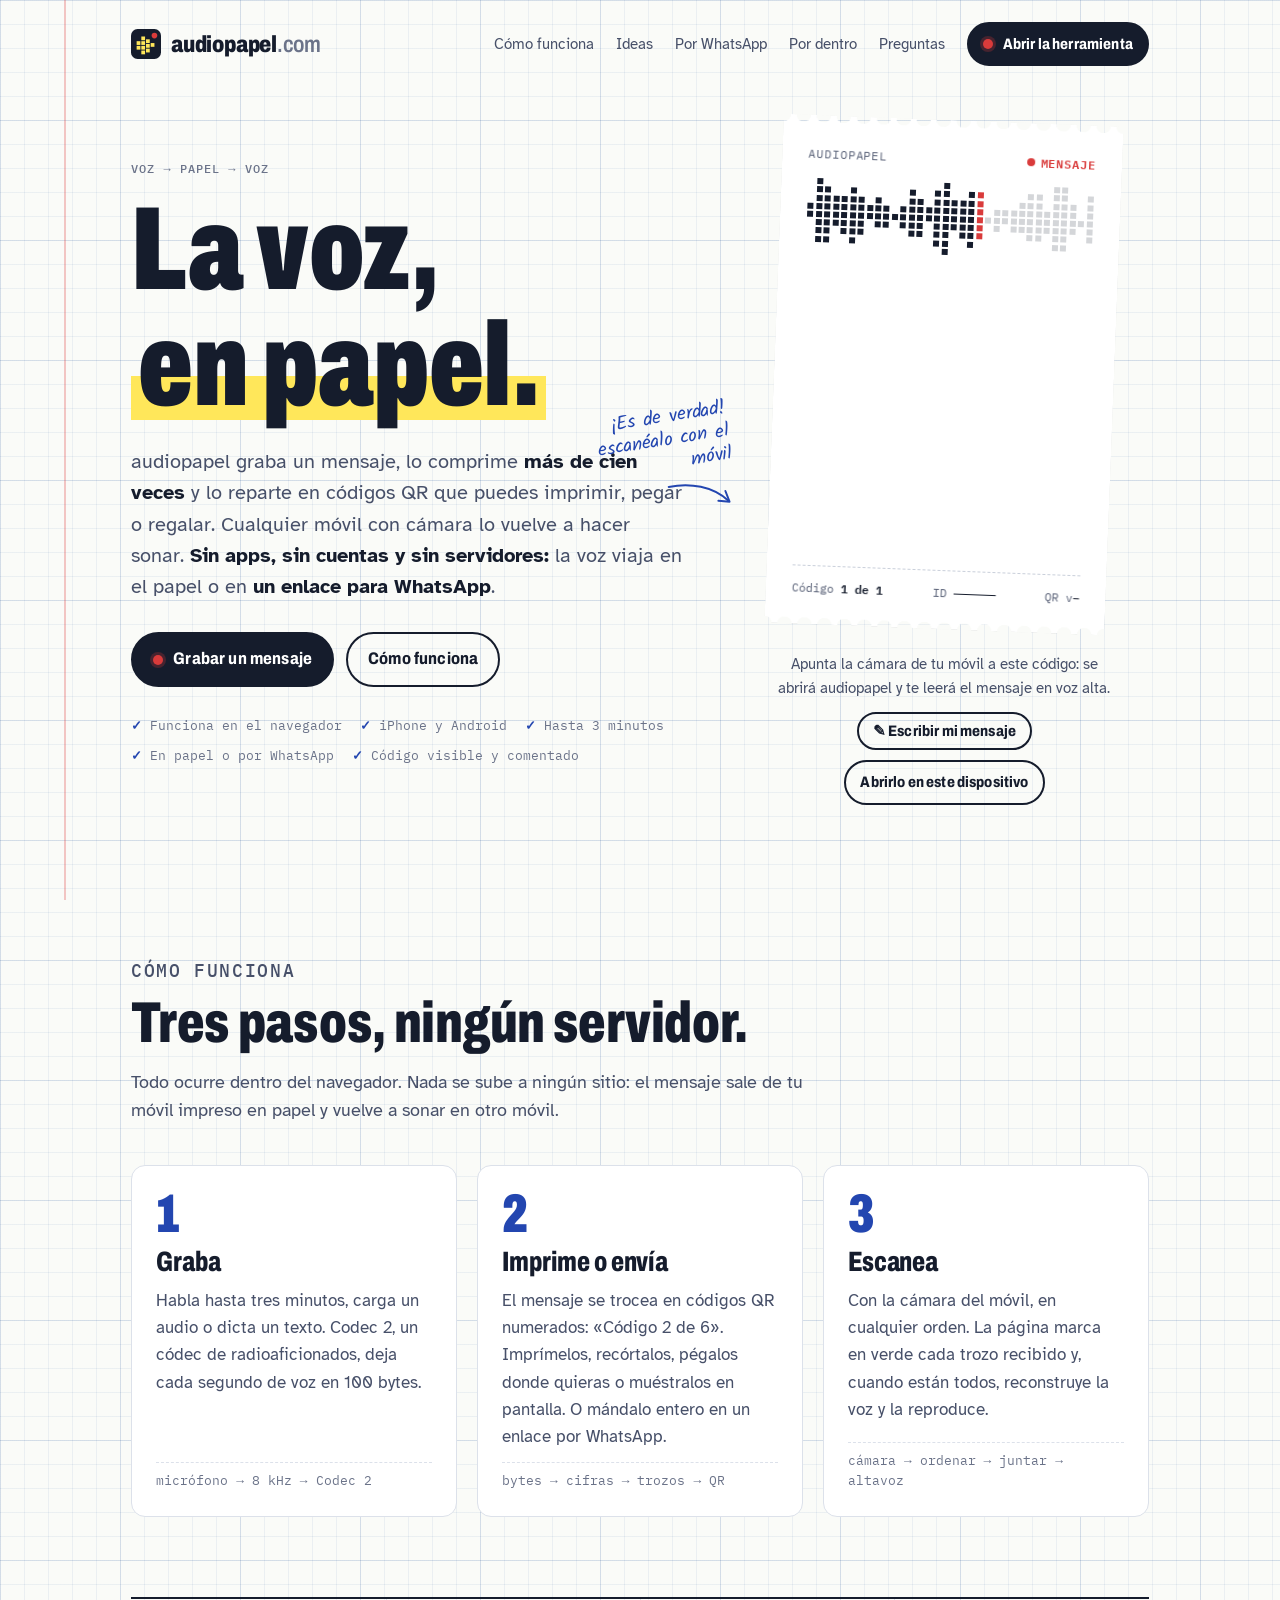
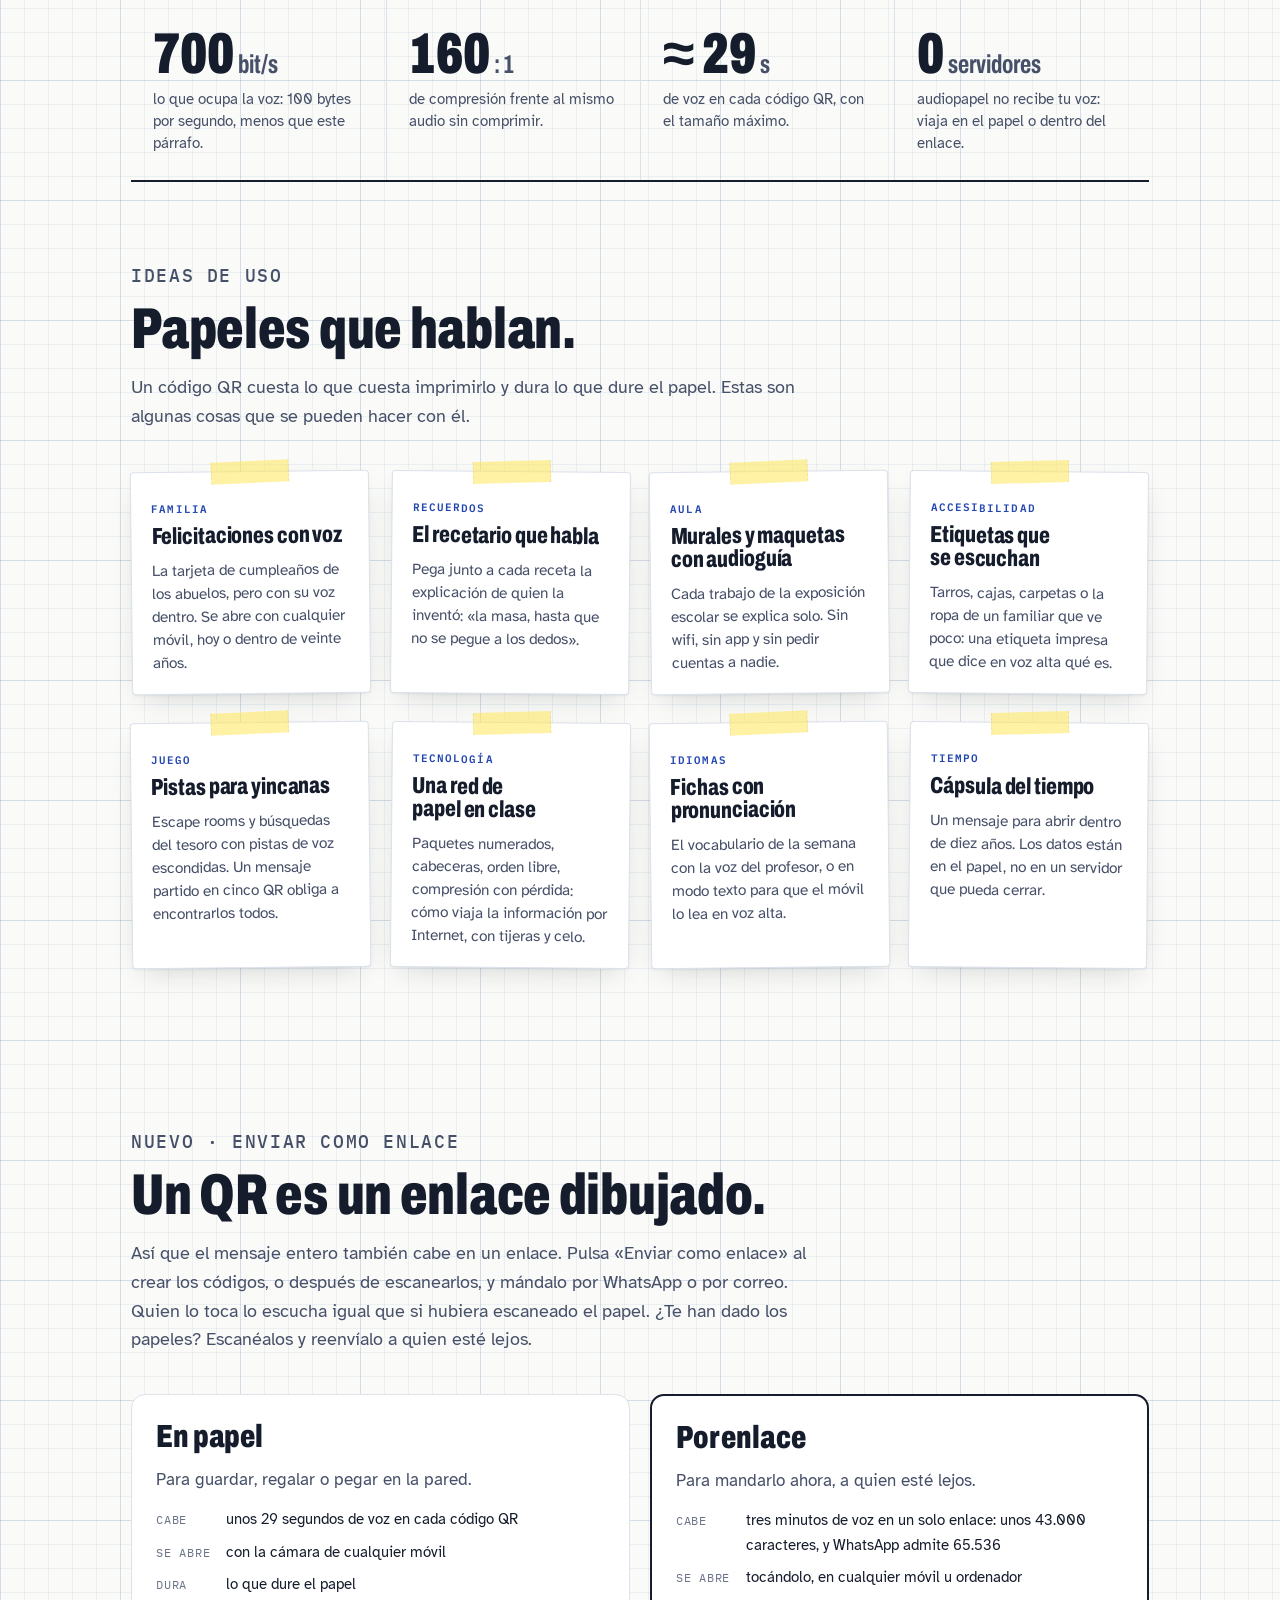
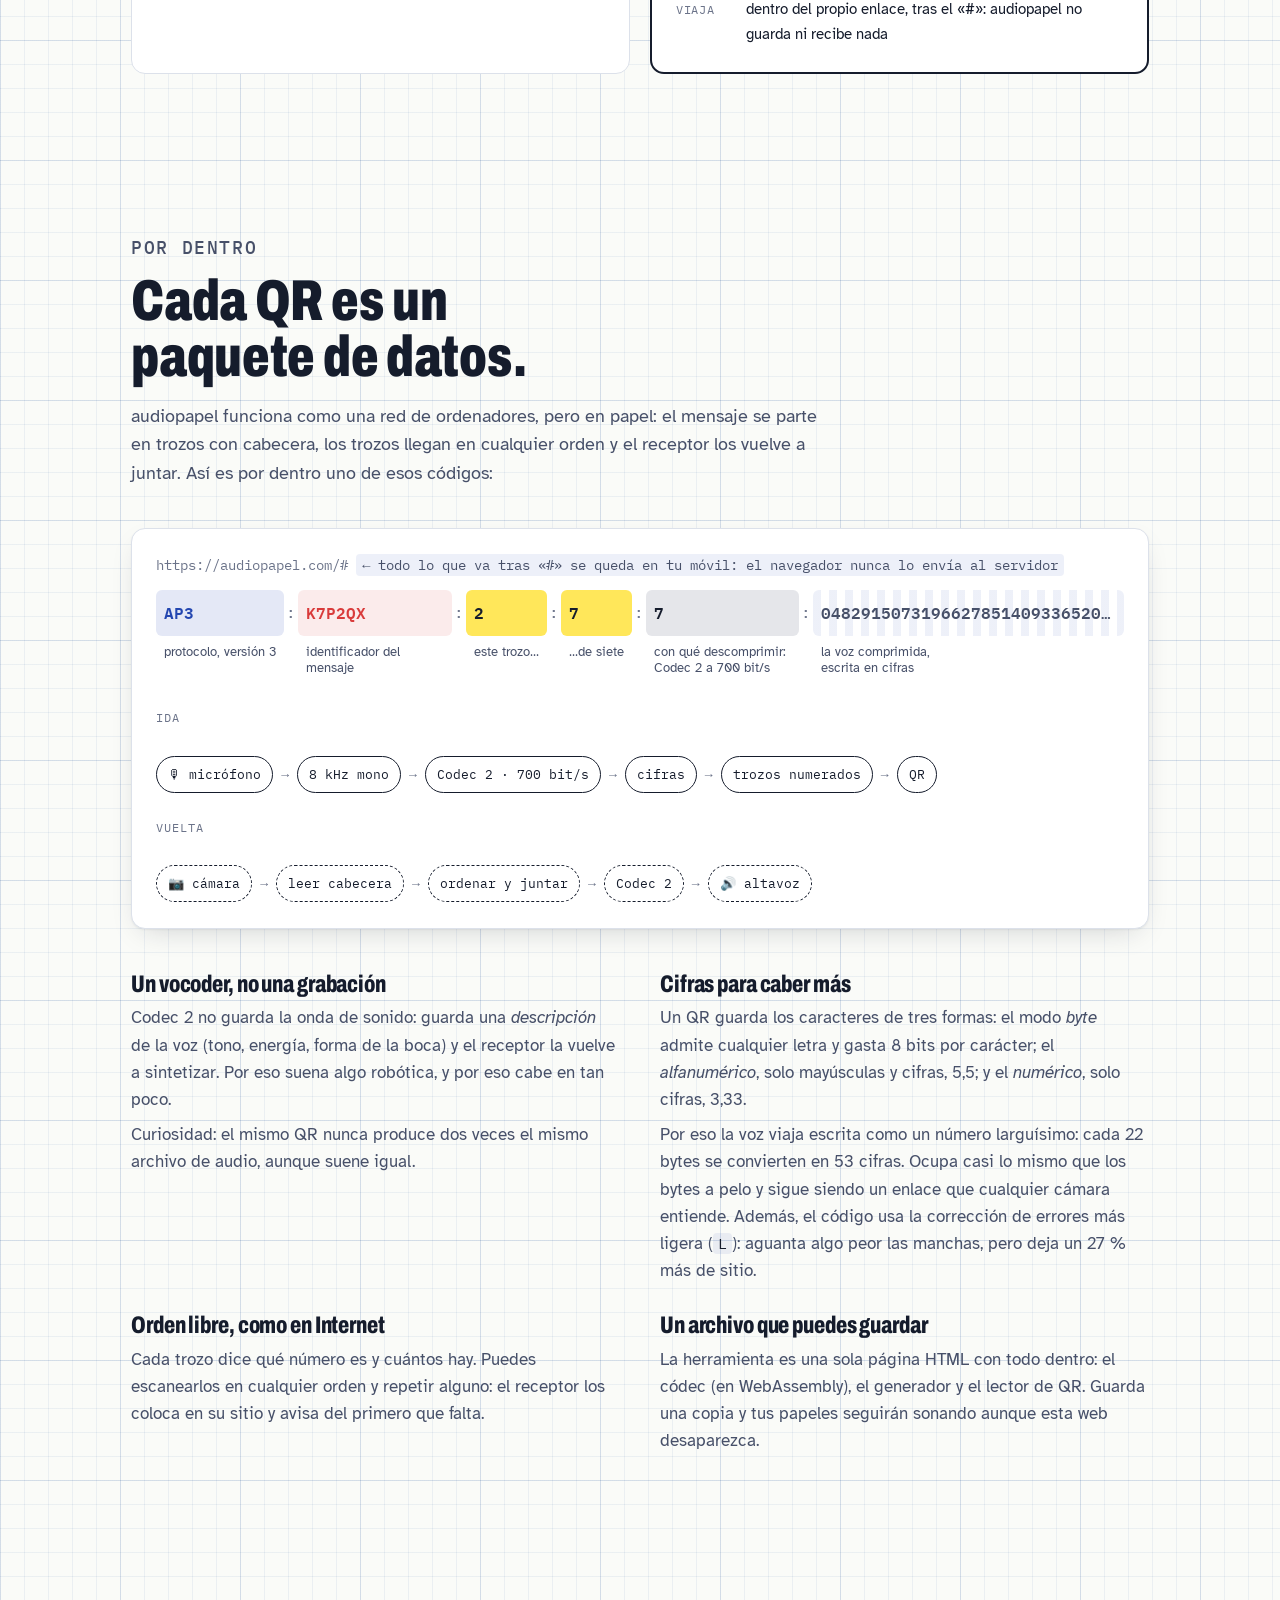
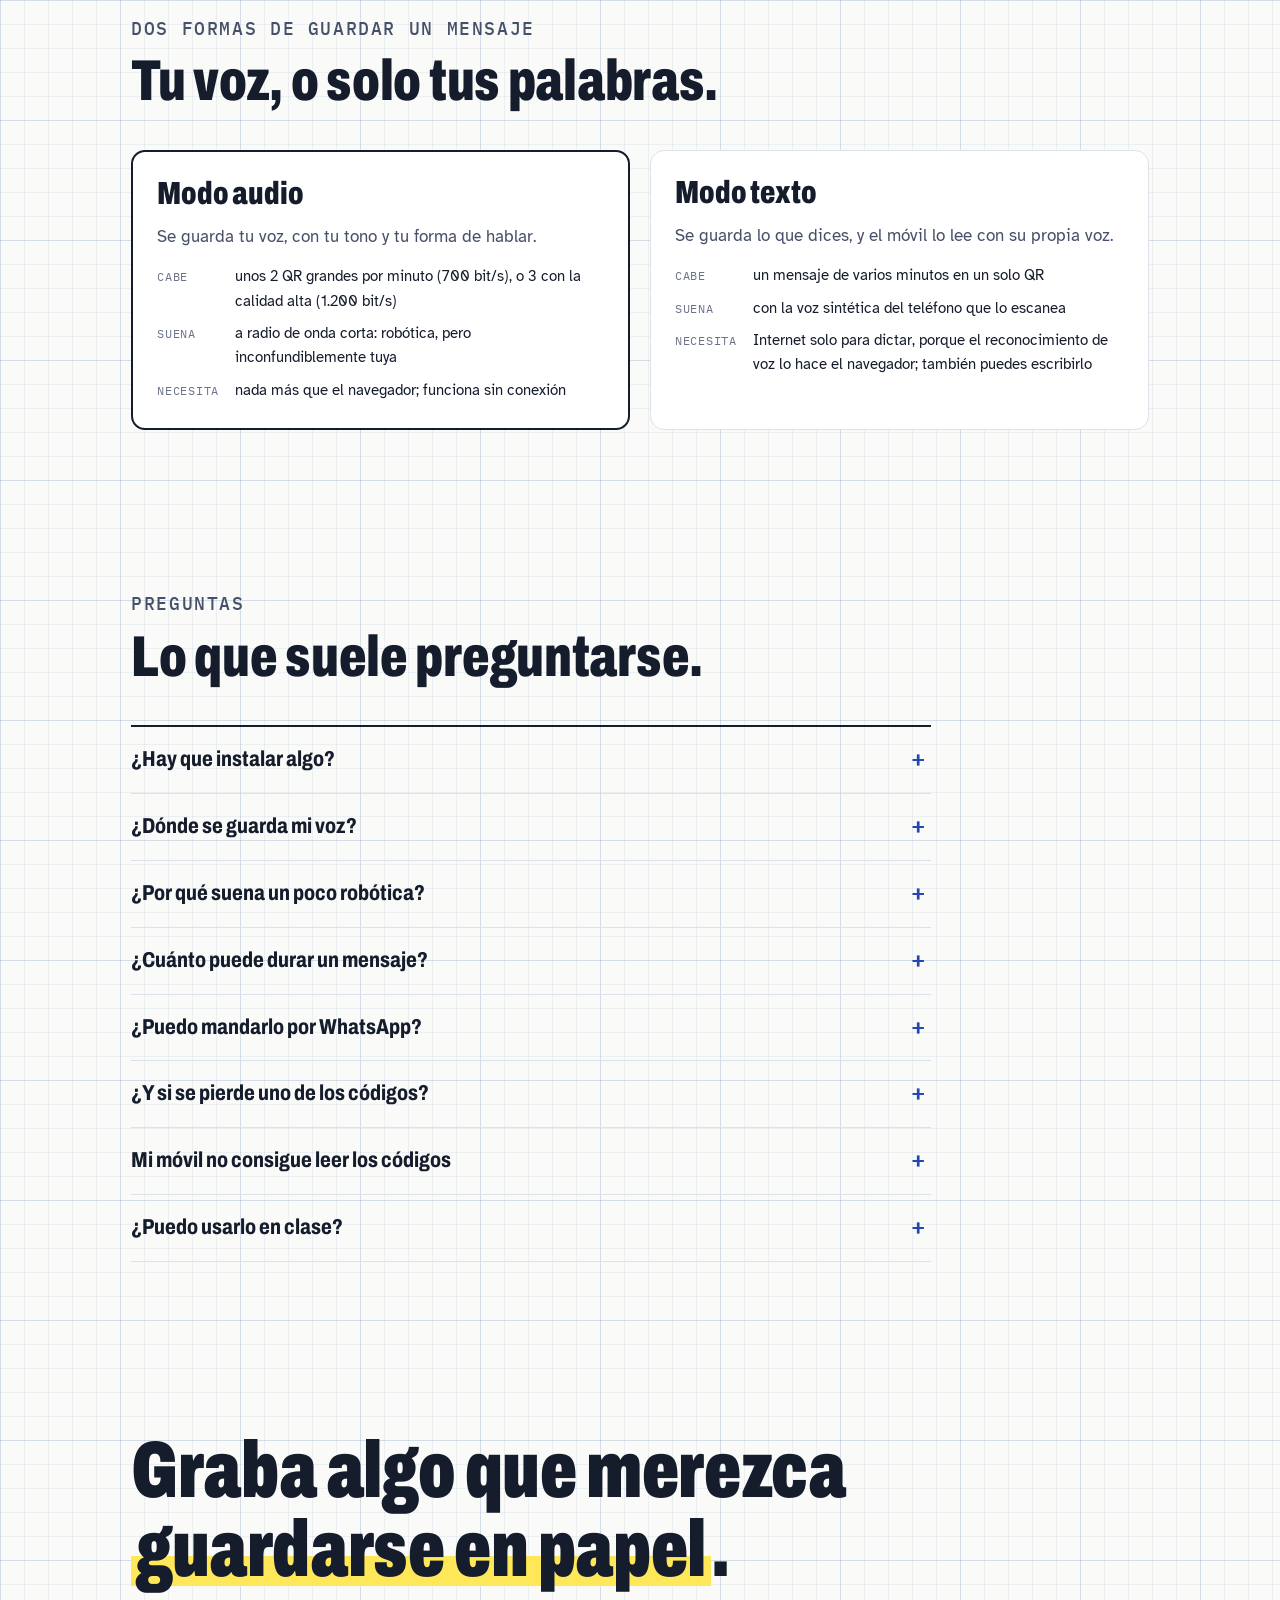
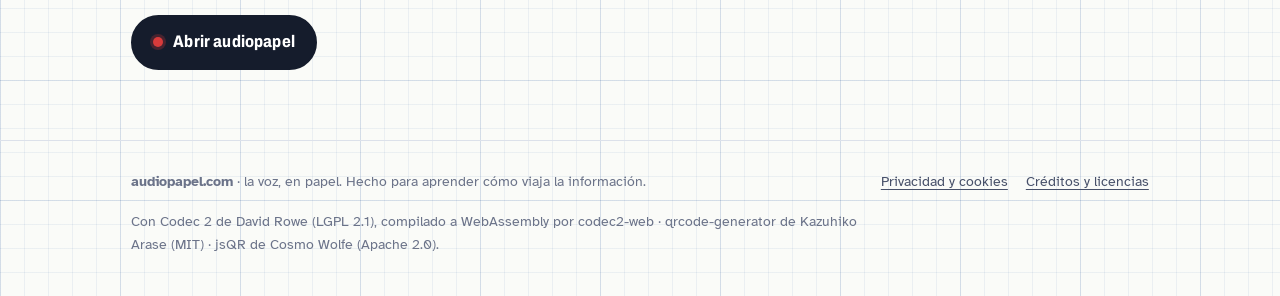
<file: portada_fuente.html>
<!DOCTYPE html>
<html lang="es">
<head>
<meta charset="utf-8">
<!-- Los QR llevan la dirección corta https://audiopapel.com/#AP3:… (deja
     más sitio para la voz que la dirección completa). Llegan aquí, a la
     portada: los pasamos a la herramienta con el mensaje intacto antes de
     que se cargue nada más. replace() no deja la portada en el historial.
     Si la portada ya estaba abierta, el navegador solo cambia lo de tras el
     '#' sin recargar: por eso escuchamos también "hashchange". -->
<script>
  function reenviarMensaje() {
    if (/^#(AP3|AUDIORR2?):/.test(location.hash)) location.replace('audio_en_papel.html' + location.hash);
  }
  reenviarMensaje();
  addEventListener('hashchange', reenviarMensaje);
</script>
<meta name="viewport" content="width=device-width, initial-scale=1, viewport-fit=cover">
<title>audiopapel · Mensajes de voz en códigos QR para imprimir</title>
<meta name="description" content="Convierte un mensaje de voz en códigos QR para imprimir o en un enlace para WhatsApp. Cualquier móvil lo vuelve a hacer sonar, sin apps ni cuentas. Gratis.">
<meta name="robots" content="index, follow, max-image-preview:large">
<link rel="canonical" href="https://audiopapel.com/">

<!-- Al compartir el enlace (WhatsApp, redes, Discover) -->
<meta property="og:type" content="website">
<meta property="og:site_name" content="audiopapel">
<meta property="og:locale" content="es_ES">
<meta property="og:url" content="https://audiopapel.com/">
<meta property="og:title" content="audiopapel · La voz, en papel">
<meta property="og:description" content="Mensajes de voz en códigos QR o en un enlace. Cualquier móvil los vuelve a hacer sonar, sin apps, sin cuentas y sin subir nada.">
<meta property="og:image" content="https://audiopapel.com/og-image.png">
<meta property="og:image:width" content="1200">
<meta property="og:image:height" content="630">
<meta property="og:image:alt" content="«La voz, en papel»: un tique de papel con un código QR y una onda de sonido hecha de cuadraditos.">
<meta name="twitter:card" content="summary_large_image">

<!-- Iconos: pestaña, resultados de Google, pantalla de inicio del móvil -->
<link rel="icon" href="favicon.svg" type="image/svg+xml">
<link rel="icon" href="favicon.ico" sizes="any">
<link rel="apple-touch-icon" href="apple-touch-icon.png">
<link rel="manifest" href="site.webmanifest">
<!-- iPhone/iPad: al añadirla a la pantalla de inicio, que se abra como una app
     (sin la barra de Safari) y con este nombre bajo el icono. -->
<meta name="apple-mobile-web-app-capable" content="yes">
<meta name="mobile-web-app-capable" content="yes">
<meta name="apple-mobile-web-app-title" content="audiopapel">
<meta name="theme-color" content="#FAFBF8">

<!-- Tipografías desde el propio sitio: más rápido y sin terceros -->
<link rel="preload" href="fuentes/Archivo-normal-400_900-latin.woff2" as="font" type="font/woff2" crossorigin>
<link rel="stylesheet" href="fuentes/fuentes.css">

<!-- Dónde está la herramienta, relativo a esta página. La demo de la portada
     genera QRs que apuntan aquí. -->
<meta name="audiopapel:app" content="audio_en_papel.html">

<!-- Datos estructurados: le dicen a Google qué es esta página -->
<script type="application/ld+json">
{
  "@context": "https://schema.org",
  "@graph": [
    {
      "@type": "WebSite",
      "@id": "https://audiopapel.com/#web",
      "url": "https://audiopapel.com/",
      "name": "audiopapel",
      "description": "Mensajes de voz impresos en códigos QR.",
      "inLanguage": "es"
    },
    {
      "@type": "WebApplication",
      "@id": "https://audiopapel.com/#app",
      "name": "audiopapel",
      "url": "https://audiopapel.com/audio_en_papel.html",
      "description": "Graba un mensaje de voz, conviértelo en códigos QR numerados para imprimir y escanéalos con la cámara del móvil para volver a escucharlo. Todo ocurre en el navegador.",
      "applicationCategory": "MultimediaApplication",
      "operatingSystem": "Cualquiera con un navegador moderno (Android, iOS, Windows, macOS, Linux)",
      "browserRequirements": "Requiere JavaScript y WebAssembly",
      "inLanguage": "es",
      "isAccessibleForFree": true,
      "license": "https://polyformproject.org/licenses/noncommercial/1.0.0",
      "offers": { "@type": "Offer", "price": "0", "priceCurrency": "EUR" },
      "image": "https://audiopapel.com/og-image.png",
      "featureList": [
        "Grabar hasta 3 minutos de voz o cargar un archivo de audio",
        "Compresión Codec 2 a 1200 o 700 bit/s",
        "Modo texto con dictado y voz sintética",
        "Códigos QR numerados que se leen en cualquier orden",
        "Escaneo con la cámara del móvil, sin instalar nada",
        "Envío del mensaje entero en un solo enlace (WhatsApp, correo)"
      ]
    },
    {
      "@type": "FAQPage",
      "mainEntity": [
        { "@type": "Question", "name": "¿Hay que instalar algo?",
          "acceptedAnswer": { "@type": "Answer", "text": "No hace falta: audiopapel es una página web y para escuchar basta la cámara del móvil. Si la usas a menudo, puedes instalarla como una app, que funciona también sin conexión: en Android, con el botón «Instalar» que aparece en la herramienta o desde el menú de Chrome; en iPhone y iPad, desde Compartir › «Añadir a pantalla de inicio»." } },
        { "@type": "Question", "name": "¿Dónde se guarda mi voz?",
          "acceptedAnswer": { "@type": "Answer", "text": "En el papel (o en el enlace que envíes), y en ningún sitio más. Todo se procesa en tu dispositivo y los datos viajan tras el «#» del enlace, una parte de la dirección que el navegador nunca envía al servidor." } },
        { "@type": "Question", "name": "¿Por qué suena un poco robótica?",
          "acceptedAnswer": { "@type": "Answer", "text": "Para caber en papel, la voz se comprime a 700 bits por segundo (1200 con la calidad alta) con Codec 2, un códec diseñado para radioaficionados que prioriza que se entienda lo que dices." } },
        { "@type": "Question", "name": "¿Cuánto puede durar un mensaje?",
          "acceptedAnswer": { "@type": "Answer", "text": "Hasta tres minutos. Con el tamaño máximo, cada código QR guarda unos 29 segundos de voz: tres minutos caben en 7 códigos." } },
        { "@type": "Question", "name": "¿Puedo mandarlo por WhatsApp?",
          "acceptedAnswer": { "@type": "Answer", "text": "Sí. Pulsa «Enviar como enlace» al crear los códigos o después de escanearlos: el mensaje entero va dentro de un solo enlace. Tres minutos de voz ocupan unos 43.000 caracteres y WhatsApp admite hasta 65.536." } }
      ]
    }
  ]
}
</script>
<style>
  /* =================================================================
     TOKENS · papel milimetrado de día, pizarra de noche
     ================================================================= */
  :root {
    --papel: #FAFBF8;
    --hoja: #FFFFFF;
    --cuadro: rgba(52, 98, 160, .075);
    --cuadro-mayor: rgba(52, 98, 160, .13);
    --tinta: #151C2C;
    --tinta-2: #475069;
    --tinta-3: #6B7389;
    --boli: #2346B0;
    --boli-suave: rgba(35, 70, 176, .08);
    --subrayado: #FFE75A;
    --rec: #D93B3B;
    --margen: rgba(217, 59, 59, .28);
    --borde: #DCE1EA;
    --sombra: 0 1px 2px rgba(21, 28, 44, .06), 0 10px 30px -12px rgba(21, 28, 44, .22);
    --cinta: rgba(255, 231, 90, .55);
    --boton-texto: #FFFFFF;

    --f-titular: "Archivo", "Arial Narrow", "Roboto Condensed", sans-serif;
    --f-texto: "Atkinson Hyperlegible", "Segoe UI", system-ui, sans-serif;
    --f-mono: "IBM Plex Mono", ui-monospace, Consolas, monospace;
    --f-mano: "Kalam", "Segoe Print", "Bradley Hand", cursive;

    --ancho: 1120px;
    --canal: max(16px, 4vw);
  }
  @media (prefers-color-scheme: dark) {
    :root:not([data-theme="light"]) {
      color-scheme: dark;
      --papel: #0F141D;
      --hoja: #161D2A;
      --cuadro: rgba(120, 160, 220, .05);
      --cuadro-mayor: rgba(120, 160, 220, .09);
      --tinta: #E9EDF4;
      --tinta-2: #B3BCCD;
      --tinta-3: #8D97AB;
      --boli: #93B1FF;
      --boli-suave: rgba(147, 177, 255, .10);
      --subrayado: rgba(242, 213, 68, .38);
      --margen: rgba(229, 90, 90, .30);
      --borde: #283246;
      --sombra: 0 1px 2px rgba(0, 0, 0, .3), 0 12px 32px -12px rgba(0, 0, 0, .6);
      --cinta: rgba(242, 213, 68, .35);
      --boton-texto: #0F141D;
    }
  }
  :root[data-theme="dark"] {
    color-scheme: dark;
    --papel: #0F141D;
    --hoja: #161D2A;
    --cuadro: rgba(120, 160, 220, .05);
    --cuadro-mayor: rgba(120, 160, 220, .09);
    --tinta: #E9EDF4;
    --tinta-2: #B3BCCD;
    --tinta-3: #8D97AB;
    --boli: #93B1FF;
    --boli-suave: rgba(147, 177, 255, .10);
    --subrayado: rgba(242, 213, 68, .38);
    --margen: rgba(229, 90, 90, .30);
    --borde: #283246;
    --sombra: 0 1px 2px rgba(0, 0, 0, .3), 0 12px 32px -12px rgba(0, 0, 0, .6);
    --cinta: rgba(242, 213, 68, .35);
    --boton-texto: #0F141D;
  }

  /* =================================================================
     BASE
     ================================================================= */
  * { box-sizing: border-box; }
  html { scroll-behavior: smooth; }
  body {
    margin: 0;
    font-family: var(--f-texto);
    font-size: 1.0625rem;
    line-height: 1.6;
    color: var(--tinta);
    background-color: var(--papel);
    /* Papel milimetrado: cuadrícula fina cada 24 px y gruesa cada 120 px */
    background-image:
      linear-gradient(var(--cuadro-mayor) 1px, transparent 1px),
      linear-gradient(90deg, var(--cuadro-mayor) 1px, transparent 1px),
      linear-gradient(var(--cuadro) 1px, transparent 1px),
      linear-gradient(90deg, var(--cuadro) 1px, transparent 1px);
    background-size: 120px 120px, 120px 120px, 24px 24px, 24px 24px;
    -webkit-font-smoothing: antialiased;
  }
  /* La línea roja de margen del cuaderno (solo en pantallas anchas) */
  body::before {
    content: ""; position: fixed; top: 0; bottom: 0; left: 64px; width: 2px;
    background: var(--margen); pointer-events: none; z-index: 0;
  }
  @media (max-width: 900px) { body::before { display: none; } }

  a { color: var(--boli); text-underline-offset: 3px; }
  a:hover { text-decoration-thickness: 2px; }
  :focus-visible { outline: 3px solid var(--boli); outline-offset: 3px; border-radius: 4px; }
  h1, h2, h3 { font-family: var(--f-titular); font-stretch: 72%; line-height: .98; margin: 0; text-wrap: balance; letter-spacing: -.005em; }
  p { margin: 0; }

  .envoltorio { position: relative; z-index: 1; max-width: var(--ancho); margin: 0 auto; padding-inline: var(--canal); }
  .etiqueta {
    font-family: var(--f-mono); font-size: .75rem; font-weight: 500;
    letter-spacing: .09em; text-transform: uppercase; color: var(--tinta-3);
  }
  .subrayado {
    background: linear-gradient(transparent 58%, var(--subrayado) 58%, var(--subrayado) 92%, transparent 92%);
    padding-inline: .06em;
  }
  .nota {
    font-family: var(--f-mano); color: var(--boli); font-size: 1.2rem; line-height: 1.2;
    transform: rotate(-3deg); display: inline-block;
  }

  /* =================================================================
     CABECERA
     ================================================================= */
  .cabecera { padding-block: 22px; }
  .cabecera .envoltorio { display: flex; align-items: center; justify-content: space-between; gap: 16px; flex-wrap: wrap; }
  .marca { display: inline-flex; align-items: center; gap: 10px; text-decoration: none; color: var(--tinta); }
  .marca svg { width: 30px; height: 30px; flex: none; }
  .marca b { font-family: var(--f-titular); font-stretch: 80%; font-weight: 850; font-size: 1.45rem; letter-spacing: -.01em; }
  .marca span { color: var(--tinta-3); font-weight: 600; }
  .menu { display: flex; align-items: center; gap: 22px; flex-wrap: wrap; }
  .menu a { color: var(--tinta-2); text-decoration: none; font-size: .95rem; }
  .menu a:hover { color: var(--tinta); }
  @media (max-width: 1040px) { .menu a.menu-extra { display: none; } }   /* que el menú quepa en una línea */
  @media (max-width: 720px) { .menu a:not(.boton) { display: none; } }

  .boton {
    display: inline-flex; align-items: center; gap: 10px;
    font-family: var(--f-titular); font-stretch: 85%; font-weight: 750; font-size: 1.05rem; letter-spacing: .01em;
    padding: 12px 20px; border-radius: 999px; border: 2px solid var(--tinta);
    background: var(--tinta); color: var(--boton-texto) !important; text-decoration: none; cursor: pointer;
    transition: transform .15s ease, box-shadow .15s ease;
  }
  .boton:hover { transform: translateY(-1px); box-shadow: 0 6px 18px -8px var(--tinta); }
  .boton .punto { width: 10px; height: 10px; border-radius: 50%; background: var(--rec); box-shadow: 0 0 0 3px rgba(217, 59, 59, .25); }
  .boton.claro { background: transparent; color: var(--tinta) !important; }
  .boton.claro:hover { background: var(--boli-suave); box-shadow: none; }
  .boton.pequeno { padding: 8px 14px; font-size: .95rem; }

  /* =================================================================
     PORTADA: titular + tique con el QR vivo
     ================================================================= */
  .portada { padding-block: 32px 72px; }
  .portada .envoltorio { display: grid; grid-template-columns: minmax(0, 1.15fr) minmax(0, .85fr); gap: 56px; align-items: center; }
  @media (max-width: 900px) { .portada .envoltorio { grid-template-columns: 1fr; gap: 40px; } }
  .portada h1 { font-size: clamp(3.4rem, 9.5vw, 7.4rem); font-weight: 900; font-stretch: 68%; margin-block: 14px 22px; }
  .portada h1 .linea { display: block; }
  .entradilla { font-size: 1.22rem; color: var(--tinta-2); max-width: 34em; }
  .entradilla strong { color: var(--tinta); }
  .acciones { display: flex; gap: 12px; flex-wrap: wrap; margin-top: 30px; }
  .sellos { display: flex; flex-wrap: wrap; gap: 8px 18px; margin-top: 28px; font-family: var(--f-mono); font-size: .8rem; color: var(--tinta-3); }
  .sellos span::before { content: "✓ "; color: var(--boli); font-weight: 600; }

  .tique-zona { position: relative; display: flex; flex-direction: column; align-items: center; }
  .tique {
    --dientes: radial-gradient(circle at 10px 0, transparent 7px, #000 7.5px) -10px 0 / 20px 51% repeat-x,
               radial-gradient(circle at 10px 100%, transparent 7px, #000 7.5px) -10px 100% / 20px 51% repeat-x;
    width: min(100%, 340px); background: #FFFFFF; color: #151C2C;
    padding: 30px 26px 26px;
    -webkit-mask: var(--dientes); mask: var(--dientes);
    filter: drop-shadow(0 18px 28px rgba(21, 28, 44, .22)) drop-shadow(0 2px 3px rgba(21, 28, 44, .10));
    transform: rotate(2.2deg); transition: transform .35s ease;
  }
  .tique-zona:hover .tique { transform: rotate(0deg); }
  .tique-cabeza { display: flex; justify-content: space-between; align-items: center; font-family: var(--f-mono); font-size: .72rem; letter-spacing: .08em; text-transform: uppercase; color: #5A6278; }
  .tique-cabeza .rec { display: inline-flex; align-items: center; gap: 6px; color: #D93B3B; font-weight: 600; }
  .tique-cabeza .rec i { width: 8px; height: 8px; border-radius: 50%; background: #D93B3B; animation: latido 1.6s ease-in-out infinite; }
  @keyframes latido { 50% { opacity: .25; } }
  #onda { display: block; width: 100%; height: 74px; margin-block: 14px 12px; }
  .qr-marco { position: relative; aspect-ratio: 1; width: 100%; max-width: 100%; }
  #qr svg { display: block; width: 100%; height: auto; shape-rendering: crispEdges; }
  .tique-pie { margin-top: 14px; padding-top: 12px; border-top: 1.5px dashed #C9CFDA; font-family: var(--f-mono); font-size: .74rem; color: #5A6278; display: flex; justify-content: space-between; gap: 8px; flex-wrap: wrap; }
  .tique-pie b { color: #151C2C; font-weight: 600; }
  .anotacion-qr { position: absolute; left: -8px; top: 42%; transform: translateX(-100%) rotate(-6deg); text-align: right; width: 150px; }
  .anotacion-qr svg { display: block; margin-left: auto; margin-top: 4px; }
  @media (max-width: 1100px) { .anotacion-qr { display: none; } }
  .bajo-tique { margin-top: 22px; text-align: center; max-width: 340px; color: var(--tinta-2); font-size: .95rem; }
  .bajo-tique .fila { display: flex; gap: 10px; justify-content: center; flex-wrap: wrap; margin-top: 12px; }

  .editor { width: min(100%, 340px); margin-top: 14px; background: var(--hoja); border: 1px solid var(--borde); border-radius: 12px; padding: 14px; box-shadow: var(--sombra); }
  .editor label { display: block; font-size: .85rem; color: var(--tinta-2); margin-bottom: 6px; }
  .editor textarea {
    width: 100%; min-height: 104px; resize: vertical; font: inherit; font-size: .98rem; line-height: 1.45;
    color: var(--tinta); background: var(--papel); border: 1px solid var(--borde); border-radius: 8px; padding: 10px 12px;
  }
  .editor .cuenta { display: flex; justify-content: space-between; margin-top: 6px; font-family: var(--f-mono); font-size: .72rem; color: var(--tinta-3); }

  /* =================================================================
     SECCIONES
     ================================================================= */
  section.bloque { padding-block: 80px; }
  .cabeza-bloque { max-width: 44rem; margin-bottom: 40px; }
  .cabeza-bloque h2 { font-size: clamp(2.3rem, 5.2vw, 3.6rem); font-weight: 850; margin-block: 10px 16px; }
  .cabeza-bloque p { color: var(--tinta-2); font-size: 1.12rem; }

  /* Cómo funciona: tres pasos reales, en orden */
  .pasos { display: grid; grid-template-columns: repeat(3, minmax(0, 1fr)); gap: 20px; counter-reset: paso; }
  @media (max-width: 860px) { .pasos { grid-template-columns: 1fr; } }
  .paso { background: var(--hoja); border: 1px solid var(--borde); border-radius: 14px; padding: 26px 24px 24px; display: flex; flex-direction: column; gap: 12px; }
  .paso .num { font-family: var(--f-titular); font-stretch: 70%; font-weight: 900; font-size: 3.4rem; line-height: .8; color: var(--boli); }
  .paso h3 { font-size: 1.75rem; font-weight: 800; }
  .paso p { color: var(--tinta-2); }
  .paso code { font-family: var(--f-mono); font-size: .8rem; color: var(--tinta-3); margin-top: auto; padding-top: 8px; border-top: 1px dashed var(--borde); }

  /* Cifras */
  .cifras { display: grid; grid-template-columns: repeat(4, minmax(0, 1fr)); border-top: 2px solid var(--tinta); border-bottom: 2px solid var(--tinta); }
  @media (max-width: 860px) { .cifras { grid-template-columns: repeat(2, minmax(0, 1fr)); } }
  .cifra { padding: 26px 22px; display: flex; flex-direction: column; gap: 6px; }
  .cifra + .cifra { border-left: 1px solid var(--borde); }
  @media (max-width: 860px) { .cifra:nth-child(3) { border-left: 0; } .cifra:nth-child(n+3) { border-top: 1px solid var(--borde); } }
  .cifra b { font-family: var(--f-titular); font-stretch: 68%; font-weight: 900; font-size: clamp(2.6rem, 5vw, 3.6rem); line-height: 1; font-variant-numeric: tabular-nums; }
  .cifra b small { font-size: .45em; font-weight: 700; margin-left: 4px; color: var(--tinta-2); }
  .cifra span { color: var(--tinta-2); font-size: .95rem; line-height: 1.45; }

  /* Ideas de uso: etiquetas de papel sujetas con cinta */
  .ideas { display: grid; grid-template-columns: repeat(4, minmax(0, 1fr)); gap: 28px 20px; }
  @media (max-width: 1000px) { .ideas { grid-template-columns: repeat(2, minmax(0, 1fr)); } }
  @media (max-width: 560px) { .ideas { grid-template-columns: 1fr; } }
  .idea {
    position: relative; background: var(--hoja); border: 1px solid var(--borde); border-radius: 4px;
    padding: 26px 20px 20px; box-shadow: var(--sombra); display: flex; flex-direction: column; gap: 10px;
    transition: transform .2s ease;
  }
  .idea::before {
    content: ""; position: absolute; top: -11px; left: 50%; width: 76px; height: 22px;
    background: var(--cinta); transform: translateX(-50%) rotate(-2deg);
    border-left: 1px dashed rgba(0, 0, 0, .06); border-right: 1px dashed rgba(0, 0, 0, .06);
  }
  .idea:nth-child(odd) { transform: rotate(-.6deg); }
  .idea:nth-child(even) { transform: rotate(.5deg); }
  .idea:hover { transform: rotate(0) translateY(-3px); }
  .idea .tipo { font-family: var(--f-mono); font-size: .68rem; letter-spacing: .1em; text-transform: uppercase; color: var(--boli); font-weight: 600; }
  .idea h3 { font-size: 1.45rem; font-weight: 800; }
  .idea p { color: var(--tinta-2); font-size: .96rem; line-height: 1.5; }

  /* Por dentro: anatomía de un QR */
  .anatomia { background: var(--hoja); border: 1px solid var(--borde); border-radius: 14px; padding: 26px 24px; box-shadow: var(--sombra); }
  .desliza { overflow-x: auto; padding-bottom: 6px; }
  .trama { display: flex; align-items: stretch; gap: 0; font-family: var(--f-mono); font-size: 1rem; min-width: 720px; }
  .campo { display: flex; flex-direction: column; gap: 8px; }
  .campo .valor { padding: 10px 8px; border-radius: 6px; font-weight: 600; white-space: nowrap; }
  .campo .quees { font-family: var(--f-texto); font-size: .8rem; color: var(--tinta-2); line-height: 1.3; padding-inline: 8px; max-width: 12em; }
  .sep { padding: 10px 2px; color: var(--tinta-3); }
  .c1 .valor { background: rgba(35, 70, 176, .12); color: var(--boli); }
  .c2 .valor { background: rgba(217, 59, 59, .10); color: var(--rec); }
  .c3 .valor, .c4 .valor { background: var(--subrayado); color: var(--tinta); }
  .c5 .valor { background: rgba(71, 80, 105, .14); color: var(--tinta); }
  .c6 .valor { background: repeating-linear-gradient(90deg, var(--boli-suave) 0 8px, transparent 8px 16px); color: var(--tinta-2); flex: 1; overflow: hidden; text-overflow: ellipsis; }
  .c6 { flex: 1; min-width: 0; }
  .prefijo { font-family: var(--f-mono); font-size: .85rem; color: var(--tinta-3); margin-bottom: 14px; overflow-wrap: anywhere; }
  .prefijo em { font-style: normal; color: var(--tinta-2); background: var(--boli-suave); padding: 2px 6px; border-radius: 4px; }

  .cadena { display: flex; flex-wrap: wrap; align-items: center; gap: 8px; margin-top: 28px; font-family: var(--f-mono); font-size: .82rem; }
  .cadena span { padding: 7px 11px; border: 1.5px solid var(--tinta); border-radius: 999px; background: var(--hoja); }
  .cadena i { font-style: normal; color: var(--tinta-3); }
  .cadena .vuelta { border-style: dashed; }
  .cadena-titulo { font-family: var(--f-mono); font-size: .72rem; letter-spacing: .09em; text-transform: uppercase; color: var(--tinta-3); margin-top: 26px; }

  .apuntes { display: grid; grid-template-columns: repeat(2, minmax(0, 1fr)); gap: 30px 40px; margin-top: 44px; }
  @media (max-width: 760px) { .apuntes { grid-template-columns: 1fr; } }
  .apunte h3 { font-size: 1.5rem; font-weight: 800; margin-bottom: 8px; }
  .apunte p { color: var(--tinta-2); }
  .apunte p + p { margin-top: 8px; }
  .apunte code { font-family: var(--f-mono); font-size: .88em; background: var(--boli-suave); padding: 1px 5px; border-radius: 4px; color: var(--tinta); }

  /* Dos modos */
  .modos { display: grid; grid-template-columns: repeat(2, minmax(0, 1fr)); gap: 20px; }
  @media (max-width: 760px) { .modos { grid-template-columns: 1fr; } }
  .modo { background: var(--hoja); border: 1px solid var(--borde); border-radius: 14px; padding: 26px 24px; display: flex; flex-direction: column; gap: 14px; }
  .modo h3 { font-size: 2rem; font-weight: 850; }
  .modo .lema { color: var(--tinta-2); }
  .modo dl { margin: 0; display: grid; grid-template-columns: auto 1fr; gap: 8px 16px; font-size: .95rem; }
  .modo dt { font-family: var(--f-mono); font-size: .75rem; letter-spacing: .06em; text-transform: uppercase; color: var(--tinta-3); padding-top: 3px; }
  .modo dd { margin: 0; }
  .modo.destacado { border: 2px solid var(--tinta); }

  /* Preguntas */
  .preguntas { max-width: 50rem; display: flex; flex-direction: column; gap: 0; border-top: 2px solid var(--tinta); }
  .preguntas details { border-bottom: 1px solid var(--borde); }
  .preguntas summary {
    list-style: none; cursor: pointer; padding: 20px 40px 20px 0; position: relative;
    font-family: var(--f-titular); font-stretch: 80%; font-weight: 750; font-size: 1.35rem; line-height: 1.2;
  }
  .preguntas summary::-webkit-details-marker { display: none; }
  .preguntas summary::after { content: "+"; position: absolute; right: 6px; top: 16px; font-family: var(--f-mono); font-size: 1.5rem; color: var(--boli); }
  .preguntas details[open] summary::after { content: "–"; }
  .preguntas .respuesta { padding: 0 0 22px; color: var(--tinta-2); max-width: 44rem; }
  .preguntas .respuesta p + p { margin-top: 10px; }
  .preguntas .respuesta ul { margin: 10px 0; padding-left: 1.2em; display: grid; gap: 6px; }
  .preguntas .respuesta ul + p { margin-top: 10px; }

  /* Cierre */
  .cierre { padding-block: 90px 70px; text-align: left; }
  .cierre h2 { font-size: clamp(2.6rem, 7vw, 5rem); font-weight: 900; font-stretch: 68%; max-width: 12em; margin-bottom: 26px; }

  /* Huecos para anuncios: ocultos hasta que se configure AdSense.
     Reservan su altura para que la página no "salte" al cargar el anuncio. */
  .anuncio { padding-block: 24px; }
  .anuncio .envoltorio { display: flex; flex-direction: column; gap: 8px; }
  .anuncio ins { display: block; min-height: 250px; background: var(--hoja); border: 1px dashed var(--borde); border-radius: 10px; }

  .legal { display: flex; gap: 18px; flex-wrap: wrap; }
  .legal a { color: var(--tinta-2); }
  footer { border-top: 1px solid var(--borde); padding-block: 30px 40px; color: var(--tinta-3); font-size: .88rem; }
  footer .envoltorio { display: flex; flex-wrap: wrap; justify-content: space-between; gap: 18px; }
  footer p { max-width: 46rem; }

  @media (prefers-reduced-motion: reduce) {
    *, *::before, *::after { animation: none !important; transition: none !important; scroll-behavior: auto !important; }
  }
</style>
</head>
<body>

<header class="cabecera">
  <div class="envoltorio">
    <a class="marca" href="./" aria-label="audiopapel, inicio">
      <svg viewBox="0 0 32 32" aria-hidden="true">
        <rect width="32" height="32" rx="7" fill="var(--tinta)"/>
        <g fill="#FFE75A"><rect x="6" y="13" width="4" height="4"/><rect x="6" y="18" width="4" height="4"/><rect x="11" y="8" width="4" height="4"/><rect x="11" y="13" width="4" height="4"/><rect x="11" y="18" width="4" height="4"/><rect x="11" y="23" width="4" height="4"/><rect x="16" y="11" width="4" height="4"/><rect x="16" y="16" width="4" height="4"/><rect x="16" y="21" width="4" height="4"/><rect x="21" y="15" width="4" height="4"/></g>
        <circle cx="25" cy="7" r="3" fill="#D93B3B"/>
      </svg>
      <b>audiopapel<span>.com</span></b>
    </a>
    <nav class="menu" aria-label="Secciones">
      <a href="#como">Cómo funciona</a>
      <a class="menu-extra" href="#ideas">Ideas</a>
      <a href="#enlace">Por WhatsApp</a>
      <a class="menu-extra" href="#dentro">Por dentro</a>
      <a class="menu-extra" href="#preguntas">Preguntas</a>
      <a class="boton pequeno" data-enlace-app href="audio_en_papel.html"><span class="punto" aria-hidden="true"></span>Abrir la herramienta</a>
    </nav>
  </div>
</header>

<main>

  <!-- ============================ PORTADA ============================ -->
  <section class="portada">
    <div class="envoltorio">
      <div>
        <p class="etiqueta">Voz → papel → voz</p>
        <h1><span class="linea">La voz,</span> <span class="linea"><span class="subrayado">en papel.</span></span></h1>
        <p class="entradilla">audiopapel graba un mensaje, lo comprime <strong>más de cien veces</strong> y lo reparte en códigos QR que puedes imprimir, pegar o regalar. Cualquier móvil con cámara lo vuelve a hacer sonar. <strong>Sin apps, sin cuentas y sin servidores:</strong> la voz viaja en el papel o en <strong>un enlace para WhatsApp</strong>.</p>
        <div class="acciones">
          <a class="boton" data-enlace-app href="audio_en_papel.html"><span class="punto" aria-hidden="true"></span>Grabar un mensaje</a>
          <a class="boton claro" href="#como">Cómo funciona</a>
        </div>
        <div class="sellos">
          <span>Funciona en el navegador</span>
          <span>iPhone y Android</span>
          <span>Hasta 3 minutos</span>
          <span>En papel o por WhatsApp</span>
          <span>Código visible y comentado</span>
          <span id="contador-qr" hidden></span>
        </div>
      </div>

      <div class="tique-zona">
        <div class="anotacion-qr" aria-hidden="true">
          <span class="nota">¡Es de verdad!<br>escanéalo con el móvil</span>
          <svg width="70" height="34" viewBox="0 0 70 34"><path d="M4 6 C 26 4, 48 10, 62 26" fill="none" stroke="var(--boli)" stroke-width="2" stroke-linecap="round"/><path d="M52 25 L63 27 L60 16" fill="none" stroke="var(--boli)" stroke-width="2" stroke-linecap="round" stroke-linejoin="round"/></svg>
        </div>
        <figure class="tique" aria-labelledby="pie-tique" style="margin:0">
          <div class="tique-cabeza">
            <span>audiopapel</span>
            <span class="rec"><i></i>mensaje</span>
          </div>
          <canvas id="onda" aria-hidden="true"></canvas>
          <div class="qr-marco" id="qr" role="img" aria-label="Código QR con un mensaje de audiopapel. Escanéalo con la cámara del móvil para oírlo."></div>
          <figcaption class="tique-pie" id="pie-tique">
            <span>Código <b>1 de 1</b></span>
            <span>ID <b id="qr-id">——————</b></span>
            <span>QR v<b id="qr-version">–</b></span>
          </figcaption>
        </figure>
        <div class="bajo-tique">
          <p id="instruccion-qr">Apunta la cámara de tu móvil a este código: se abrirá audiopapel y te leerá el mensaje en voz alta.</p>
          <div class="fila">
            <button class="boton claro pequeno" type="button" id="btn-editar" aria-expanded="false" aria-controls="editor">✎ Escribir mi mensaje</button>
            <a class="boton claro pequeno" id="enlace-demo" href="audio_en_papel.html">Abrirlo en este dispositivo</a>
          </div>
        </div>
        <div class="editor" id="editor" hidden>
          <label for="mensaje-demo">Tu mensaje (el QR se actualiza mientras escribes)</label>
          <textarea id="mensaje-demo" maxlength="600"></textarea>
          <div class="cuenta"><span id="cuenta-demo">0 / 600</span><span id="bytes-demo"></span></div>
        </div>
      </div>
    </div>
  </section>

  <!-- ========================= CÓMO FUNCIONA ========================= -->
  <section class="bloque" id="como">
    <div class="envoltorio">
      <div class="cabeza-bloque">
        <p class="etiqueta">Cómo funciona</p>
        <h2>Tres pasos, ningún servidor.</h2>
        <p>Todo ocurre dentro del navegador. Nada se sube a ningún sitio: el mensaje sale de tu móvil impreso en papel y vuelve a sonar en otro móvil.</p>
      </div>
      <div class="pasos">
        <article class="paso">
          <span class="num">1</span>
          <h3>Graba</h3>
          <p>Habla hasta tres minutos, carga un audio o dicta un texto. Codec 2, un códec de radioaficionados, deja cada segundo de voz en 100 bytes.</p>
          <code>micrófono → 8 kHz → Codec 2</code>
        </article>
        <article class="paso">
          <span class="num">2</span>
          <h3>Imprime o envía</h3>
          <p>El mensaje se trocea en códigos QR numerados: «Código 2 de 6». Imprímelos, recórtalos, pégalos donde quieras o muéstralos en pantalla. O mándalo entero en un enlace por WhatsApp.</p>
          <code>bytes → cifras → trozos → QR</code>
        </article>
        <article class="paso">
          <span class="num">3</span>
          <h3>Escanea</h3>
          <p>Con la cámara del móvil, en cualquier orden. La página marca en verde cada trozo recibido y, cuando están todos, reconstruye la voz y la reproduce.</p>
          <code>cámara → ordenar → juntar → altavoz</code>
        </article>
      </div>
    </div>
  </section>

  <!-- ============================ CIFRAS ============================= -->
  <section aria-label="audiopapel en cifras">
    <div class="envoltorio">
      <div class="cifras">
        <div class="cifra"><b>700<small>bit/s</small></b><span>lo que ocupa la voz: 100 bytes por segundo, menos que este párrafo.</span></div>
        <div class="cifra"><b>160<small>: 1</small></b><span>de compresión frente al mismo audio sin comprimir.</span></div>
        <div class="cifra"><b>≈ 29<small>s</small></b><span>de voz en cada código QR, con el tamaño máximo.</span></div>
        <div class="cifra"><b>0<small>servidores</small></b><span>audiopapel no recibe tu voz: viaja en el papel o dentro del enlace.</span></div>
      </div>
    </div>
  </section>

  <!-- Hueco de anuncio 1 (oculto hasta configurar AdSense al final de la página) -->
  <aside class="anuncio" id="anuncio-1" aria-label="Publicidad" hidden>
    <div class="envoltorio"><span class="etiqueta">Publicidad</span><ins class="adsbygoogle" data-ad-format="auto" data-full-width-responsive="true"></ins></div>
  </aside>

  <!-- ============================= IDEAS ============================= -->
  <section class="bloque" id="ideas">
    <div class="envoltorio">
      <div class="cabeza-bloque">
        <p class="etiqueta">Ideas de uso</p>
        <h2>Papeles que hablan.</h2>
        <p>Un código QR cuesta lo que cuesta imprimirlo y dura lo que dure el papel. Estas son algunas cosas que se pueden hacer con él.</p>
      </div>
      <div class="ideas">
        <article class="idea">
          <span class="tipo">Familia</span>
          <h3>Felicitaciones con voz</h3>
          <p>La tarjeta de cumpleaños de los abuelos, pero con su voz dentro. Se abre con cualquier móvil, hoy o dentro de veinte años.</p>
        </article>
        <article class="idea">
          <span class="tipo">Recuerdos</span>
          <h3>El recetario que habla</h3>
          <p>Pega junto a cada receta la explicación de quien la inventó: «la masa, hasta que no se pegue a los dedos».</p>
        </article>
        <article class="idea">
          <span class="tipo">Aula</span>
          <h3>Murales y maquetas con audioguía</h3>
          <p>Cada trabajo de la exposición escolar se explica solo. Sin wifi, sin app y sin pedir cuentas a nadie.</p>
        </article>
        <article class="idea">
          <span class="tipo">Accesibilidad</span>
          <h3>Etiquetas que se escuchan</h3>
          <p>Tarros, cajas, carpetas o la ropa de un familiar que ve poco: una etiqueta impresa que dice en voz alta qué es.</p>
        </article>
        <article class="idea">
          <span class="tipo">Juego</span>
          <h3>Pistas para yincanas</h3>
          <p>Escape rooms y búsquedas del tesoro con pistas de voz escondidas. Un mensaje partido en cinco QR obliga a encontrarlos todos.</p>
        </article>
        <article class="idea">
          <span class="tipo">Tecnología</span>
          <h3>Una red de papel en clase</h3>
          <p>Paquetes numerados, cabeceras, orden libre, compresión con pérdida: cómo viaja la información por Internet, con tijeras y celo.</p>
        </article>
        <article class="idea">
          <span class="tipo">Idiomas</span>
          <h3>Fichas con pronunciación</h3>
          <p>El vocabulario de la semana con la voz del profesor, o en modo texto para que el móvil lo lea en voz alta.</p>
        </article>
        <article class="idea">
          <span class="tipo">Tiempo</span>
          <h3>Cápsula del tiempo</h3>
          <p>Un mensaje para abrir dentro de diez años. Los datos están en el papel, no en un servidor que pueda cerrar.</p>
        </article>
      </div>
    </div>
  </section>

  <!-- ========================= PAPEL O ENLACE ======================== -->
  <section class="bloque" id="enlace">
    <div class="envoltorio">
      <div class="cabeza-bloque">
        <p class="etiqueta">Nuevo · enviar como enlace</p>
        <h2>Un QR es un enlace dibujado.</h2>
        <p>Así que el mensaje entero también cabe en un enlace. Pulsa «Enviar como enlace» al crear los códigos, o después de escanearlos, y mándalo por WhatsApp o por correo. Quien lo toca lo escucha igual que si hubiera escaneado el papel. ¿Te han dado los papeles? Escanéalos y reenvíalo a quien esté lejos.</p>
      </div>
      <div class="modos">
        <article class="modo">
          <h3>En papel</h3>
          <p class="lema">Para guardar, regalar o pegar en la pared.</p>
          <dl>
            <dt>Cabe</dt><dd>unos 29 segundos de voz en cada código QR</dd>
            <dt>Se abre</dt><dd>con la cámara de cualquier móvil</dd>
            <dt>Dura</dt><dd>lo que dure el papel</dd>
          </dl>
        </article>
        <article class="modo destacado">
          <h3>Por enlace</h3>
          <p class="lema">Para mandarlo ahora, a quien esté lejos.</p>
          <dl>
            <dt>Cabe</dt><dd>tres minutos de voz en un solo enlace: unos 43.000 caracteres, y WhatsApp admite 65.536</dd>
            <dt>Se abre</dt><dd>tocándolo, en cualquier móvil u ordenador</dd>
            <dt>Viaja</dt><dd>dentro del propio enlace, tras el «#»: audiopapel no guarda ni recibe nada</dd>
          </dl>
        </article>
      </div>
    </div>
  </section>

  <!-- =========================== POR DENTRO ========================== -->
  <section class="bloque" id="dentro">
    <div class="envoltorio">
      <div class="cabeza-bloque">
        <p class="etiqueta">Por dentro</p>
        <h2>Cada QR es un paquete de datos.</h2>
        <p>audiopapel funciona como una red de ordenadores, pero en papel: el mensaje se parte en trozos con cabecera, los trozos llegan en cualquier orden y el receptor los vuelve a juntar. Así es por dentro uno de esos códigos:</p>
      </div>

      <div class="anatomia">
        <p class="prefijo">https://audiopapel.com/# <em>← todo lo que va tras «#» se queda en tu móvil: el navegador nunca lo envía al servidor</em></p>
        <div class="desliza">
          <div class="trama" role="img" aria-label="Estructura de un código: AP3, identificador K7P2QX, bloque 2 de 7, códec 7 (Codec 2 a 700 bit/s) y datos en cifras">
            <div class="campo c1"><span class="valor">AP3</span><span class="quees">protocolo, versión 3</span></div>
            <span class="sep">:</span>
            <div class="campo c2"><span class="valor">K7P2QX</span><span class="quees">identificador del mensaje</span></div>
            <span class="sep">:</span>
            <div class="campo c3"><span class="valor">2</span><span class="quees">este trozo…</span></div>
            <span class="sep">:</span>
            <div class="campo c4"><span class="valor">7</span><span class="quees">…de siete</span></div>
            <span class="sep">:</span>
            <div class="campo c5"><span class="valor">7</span><span class="quees">con qué descomprimir: Codec 2 a 700 bit/s</span></div>
            <span class="sep">:</span>
            <div class="campo c6"><span class="valor">04829150731966278514093365207481…</span><span class="quees">la voz comprimida, escrita en cifras</span></div>
          </div>
        </div>
        <p class="cadena-titulo">Ida</p>
        <div class="cadena" aria-label="Cadena del emisor">
          <span>🎙 micrófono</span><i>→</i><span>8 kHz mono</span><i>→</i><span>Codec 2 · 700 bit/s</span><i>→</i><span>cifras</span><i>→</i><span>trozos numerados</span><i>→</i><span>QR</span>
        </div>
        <p class="cadena-titulo">Vuelta</p>
        <div class="cadena" aria-label="Cadena del receptor">
          <span class="vuelta">📷 cámara</span><i>→</i><span class="vuelta">leer cabecera</span><i>→</i><span class="vuelta">ordenar y juntar</span><i>→</i><span class="vuelta">Codec 2</span><i>→</i><span class="vuelta">🔊 altavoz</span>
        </div>
      </div>

      <div class="apuntes">
        <div class="apunte">
          <h3>Un vocoder, no una grabación</h3>
          <p>Codec 2 no guarda la onda de sonido: guarda una <em>descripción</em> de la voz (tono, energía, forma de la boca) y el receptor la vuelve a sintetizar. Por eso suena algo robótica, y por eso cabe en tan poco.</p>
          <p>Curiosidad: el mismo QR nunca produce dos veces el mismo archivo de audio, aunque suene igual.</p>
        </div>
        <div class="apunte">
          <h3>Cifras para caber más</h3>
          <p>Un QR guarda los caracteres de tres formas: el modo <em>byte</em> admite cualquier letra y gasta 8 bits por carácter; el <em>alfanumérico</em>, solo mayúsculas y cifras, 5,5; y el <em>numérico</em>, solo cifras, 3,33.</p>
          <p>Por eso la voz viaja escrita como un número larguísimo: cada 22 bytes se convierten en 53 cifras. Ocupa casi lo mismo que los bytes a pelo y sigue siendo un enlace que cualquier cámara entiende. Además, el código usa la corrección de errores más ligera (<code>L</code>): aguanta algo peor las manchas, pero deja un 27 % más de sitio.</p>
        </div>
        <div class="apunte">
          <h3>Orden libre, como en Internet</h3>
          <p>Cada trozo dice qué número es y cuántos hay. Puedes escanearlos en cualquier orden y repetir alguno: el receptor los coloca en su sitio y avisa del primero que falta.</p>
        </div>
        <div class="apunte">
          <h3>Un archivo que puedes guardar</h3>
          <p>La herramienta es una sola página HTML con todo dentro: el códec (en WebAssembly), el generador y el lector de QR. Guarda una copia y tus papeles seguirán sonando aunque esta web desaparezca.</p>
        </div>
      </div>
    </div>
  </section>

  <!-- ============================ DOS MODOS ========================== -->
  <section class="bloque" id="modos">
    <div class="envoltorio">
      <div class="cabeza-bloque">
        <p class="etiqueta">Dos formas de guardar un mensaje</p>
        <h2>Tu voz, o solo tus palabras.</h2>
      </div>
      <div class="modos">
        <article class="modo destacado">
          <h3>Modo audio</h3>
          <p class="lema">Se guarda tu voz, con tu tono y tu forma de hablar.</p>
          <dl>
            <dt>Cabe</dt><dd>unos 2 QR grandes por minuto (700 bit/s), o 3 con la calidad alta (1.200 bit/s)</dd>
            <dt>Suena</dt><dd>a radio de onda corta: robótica, pero inconfundiblemente tuya</dd>
            <dt>Necesita</dt><dd>nada más que el navegador; funciona sin conexión</dd>
          </dl>
        </article>
        <article class="modo">
          <h3>Modo texto</h3>
          <p class="lema">Se guarda lo que dices, y el móvil lo lee con su propia voz.</p>
          <dl>
            <dt>Cabe</dt><dd>un mensaje de varios minutos en un solo QR</dd>
            <dt>Suena</dt><dd>con la voz sintética del teléfono que lo escanea</dd>
            <dt>Necesita</dt><dd>Internet solo para dictar, porque el reconocimiento de voz lo hace el navegador; también puedes escribirlo</dd>
          </dl>
        </article>
      </div>
    </div>
  </section>

  <!-- Hueco de anuncio 2 -->
  <aside class="anuncio" id="anuncio-2" aria-label="Publicidad" hidden>
    <div class="envoltorio"><span class="etiqueta">Publicidad</span><ins class="adsbygoogle" data-ad-format="auto" data-full-width-responsive="true"></ins></div>
  </aside>

  <!-- =========================== PREGUNTAS =========================== -->
  <section class="bloque" id="preguntas">
    <div class="envoltorio">
      <div class="cabeza-bloque">
        <p class="etiqueta">Preguntas</p>
        <h2>Lo que suele preguntarse.</h2>
      </div>
      <div class="preguntas">
        <details>
          <summary>¿Hay que instalar algo?</summary>
          <div class="respuesta"><p>No hace falta: audiopapel es una página web. Para grabar, ábrela en el navegador; para escuchar, basta la cámara del móvil.</p>
            <p>Si la usas a menudo, puedes <strong>instalarla como una app</strong>: tendrás su icono en la pantalla de inicio, se abrirá sin barras, con la cámara lista, y <strong>funcionará sin conexión</strong> (la primera vez hay que abrirla con Internet para que se guarde en el móvil).</p>
            <ul>
              <li><strong>Android</strong> (Chrome): al abrir la herramienta aparece el botón «Instalar». Si no sale, menú <strong>⋮</strong> › «Añadir a pantalla de inicio» › «Instalar».</li>
              <li><strong>iPhone y iPad</strong> (Safari): botón <strong>Compartir</strong> (el cuadrado con una flecha hacia arriba; en las versiones nuevas, dentro del menú <strong>···</strong>) › «Añadir a pantalla de inicio».</li>
              <li><strong>Ordenador</strong> (Chrome o Edge): el icono de instalar que aparece a la derecha de la barra de direcciones.</li>
            </ul>
            <p>En el móvil es mejor instalarla que guardar la página: una página guardada se abre como un archivo y el navegador no le deja usar la cámara ni el micrófono. (Aun así puede leer los códigos con el botón «Foto».) En el ordenador, la página guardada funciona completa y sin Internet.</p></div>
        </details>
        <details>
          <summary>¿Dónde se guarda mi voz?</summary>
          <div class="respuesta"><p>En el papel (o en el enlace que envíes), y en ningún sitio más. La página no tiene un servidor que reciba tus grabaciones: todo se procesa en tu dispositivo. Los datos viajan tras el «#» del enlace, una parte de la dirección que el navegador nunca envía.</p><p>La única excepción es el dictado del modo texto: el reconocimiento de voz lo hace el servicio del propio navegador (Google o Apple), igual que cuando dictas en el teclado del móvil.</p></div>
        </details>
        <details>
          <summary>¿Por qué suena un poco robótica?</summary>
          <div class="respuesta"><p>Porque para caber en papel la voz se comprime a 700 bits por segundo (1.200 con la calidad alta), menos del 1 % de lo que ocuparía sin comprimir. Codec 2, el códec que lo hace posible, se diseñó para radioaficionados: prioriza que se entienda lo que dices sobre la fidelidad del sonido.</p></div>
        </details>
        <details>
          <summary>¿Cuánto puede durar un mensaje?</summary>
          <div class="respuesta"><p>Hasta tres minutos. Con el tamaño máximo (7,4 cm impreso), cada código guarda unos 29 segundos de voz: tres minutos caben en 7 códigos. Con la calidad alta (1.200 bit/s) son unos 19 segundos por código. Los tamaños pequeños se leen mejor con cámaras modestas, pero hacen falta más códigos.</p></div>
        </details>
        <details>
          <summary>¿Puedo mandarlo por WhatsApp?</summary>
          <div class="respuesta"><p>Sí. Al crear los códigos, o después de escanearlos, pulsa «Enviar como enlace»: el mensaje entero va dentro de un solo enlace, listo para WhatsApp o el correo. Tres minutos de voz ocupan unos 43.000 caracteres y WhatsApp admite hasta 65.536; por correo no hay límite.</p><p>Telegram corta los mensajes a 4.096 caracteres: ahí solo caben mensajes de texto y audios de unos segundos.</p></div>
        </details>
        <details>
          <summary>¿Y si se pierde uno de los códigos?</summary>
          <div class="respuesta"><p>Sin todos los trozos el mensaje no se puede reconstruir, igual que un archivo al que le faltan páginas. El receptor te dice exactamente cuál falta. Para mensajes importantes, imprime dos copias.</p></div>
        </details>
        <details>
          <summary>Mi móvil no consigue leer los códigos</summary>
          <div class="respuesta"><p>Acerca el móvil hasta que el código llene el recuadro, busca buena luz y mantén el pulso. En Android, si la imagen sale borrosa, elige otra cámara en el desplegable: algunos móviles abren por defecto una gran angular que no enfoca de cerca. Y si aun así cuesta, genera los códigos con un tamaño más pequeño.</p></div>
        </details>
        <details>
          <summary>¿Puedo usarlo en clase?</summary>
          <div class="respuesta"><p>Para eso nació. El código está comentado en español paso a paso, del micrófono al altavoz, y sirve para hablar de compresión, codificación, protocolos de red, detección de errores y privacidad con un ejemplo que se puede tocar.</p></div>
        </details>
      </div>
    </div>
  </section>

  <!-- ============================= CIERRE ============================ -->
  <section class="cierre">
    <div class="envoltorio">
      <h2>Graba algo que merezca <span class="subrayado">guardarse en papel</span>.</h2>
      <a class="boton" data-enlace-app href="audio_en_papel.html"><span class="punto" aria-hidden="true"></span>Abrir audiopapel</a>
    </div>
  </section>

</main>

<footer>
  <div class="envoltorio">
    <p><b>audiopapel.com</b> · la voz, en papel. Hecho para aprender cómo viaja la información.</p>
    <nav class="legal" aria-label="Información legal"><a href="privacidad.html">Privacidad y cookies</a><a href="creditos.html">Créditos y licencias</a></nav>
    <p>Con Codec 2 de David Rowe (LGPL 2.1), compilado a WebAssembly por codec2-web · qrcode-generator de Kazuhiko Arase (MIT) · jsQR de Cosmo Wolfe (Apache 2.0).</p>
  </div>
</footer>

<!-- qrcode-generator 1.4.4 · MIT · https://github.com/kazuhikoarase/qrcode-generator -->
<script>
__QRCODE_JS__
</script>

<script>
'use strict';
/* =====================================================================
   PORTADA DE audiopapel
   El QR del tique es real: se genera aquí con el mismo protocolo que la
   herramienta (AP3, modo texto) y apunta a esta web, así que al
   escanearlo se abre audiopapel y lee el mensaje en voz alta.
   ===================================================================== */
const $ = (id) => document.getElementById(id);

// Guardar la web en el móvil para que funcione sin conexión (ver sw.js).
if ('serviceWorker' in navigator && window.isSecureContext) {
  navigator.serviceWorker.register('sw.js').catch(() => {});
}

/* ---- Contador de códigos QR generados ----
   Lee el total de la hoja de cálculo (ver contador/LEEME.md). Si no
   responde, el sello simplemente no aparece. La dirección la pone construir.py. */
const CONTADOR_URL = '__CONTADOR_URL__';
if (CONTADOR_URL.startsWith('https://')) {
  fetch(CONTADOR_URL)
    .then(r => r.json())
    .then(total => {
      if (!(total && total.qrs > 0)) return;
      const sello = document.getElementById('contador-qr');
      sello.textContent = `${total.qrs.toLocaleString('es-ES')} códigos QR creados`;
      sello.hidden = false;
    })
    .catch(() => {});
}

/* ---- Publicidad (AdSense) — DESACTIVADA ----
   ANTES DE ACTIVARLA: con anuncios la web tiene actividad económica y la LSSI
   obliga a identificar al titular. Lee pendiente_adsense/LEEME.txt y cambia
   las páginas legales por las versiones completas de esa carpeta.
   Después, cuando Google apruebe el sitio:
     1. Pon tu identificador de editor en ADSENSE.cliente ("ca-pub-…").
     2. Crea dos bloques de anuncios en AdSense y pon sus números en huecos.
     3. Sube ads.txt a la raíz (ver ads.txt.plantilla).
   Mientras cliente esté vacío no se carga NADA de Google: ni scripts ni cookies.
   El aviso de consentimiento (obligatorio en la UE) lo muestra el propio
   script de AdSense si activas "Privacidad y mensajes" en tu cuenta. */
const ADSENSE = { cliente: '', huecos: { 'anuncio-1': '', 'anuncio-2': '' } };
if (ADSENSE.cliente) {
  const guion = document.createElement('script');
  guion.async = true;
  guion.crossOrigin = 'anonymous';
  guion.src = 'https://pagead2.googlesyndication.com/pagead/js/adsbygoogle.js?client=' + encodeURIComponent(ADSENSE.cliente);
  document.head.appendChild(guion);
  for (const [id, bloque] of Object.entries(ADSENSE.huecos)) {
    if (!bloque) continue;
    const hueco = document.getElementById(id);
    const ins = hueco.querySelector('ins');
    ins.dataset.adClient = ADSENSE.cliente;
    ins.dataset.adSlot = bloque;
    hueco.hidden = false;
    (window.adsbygoogle = window.adsbygoogle || []).push({});
  }
}

// ---- Dónde está la herramienta ----
// Los botones van a la herramienta junto a esta página. El QR necesita una
// dirección que funcione en OTRO móvil: si esta portada se ha abierto desde
// el ordenador (archivo, localhost o red de casa), usamos la oficial.
const APP = new URL(document.querySelector('meta[name="audiopapel:app"]').content, location.href).href;
document.querySelectorAll('[data-enlace-app]').forEach(a => { a.href = APP; });
const esWeb = /^https?:$/.test(new URL(APP).protocol);
const esLocal = /^(localhost|127\.|10\.|192\.168\.|172\.(1[6-9]|2\d|3[01])\.|\[?::1\]?$)/.test(new URL(APP).hostname);
const APP_QR = esWeb && !esLocal ? APP.split('#')[0].split('?')[0] : 'https://audiopapel.com/audio_en_papel.html';

// El QR apunta a la CARPETA de la herramienta (la portada), que reenvía:
// es la dirección corta que usan los QR de la herramienta.
const DIRECCION_QR = APP_QR.replace(/[^/]*$/, '') + '#';

// ---- Bytes → cifras (lo mismo que hace la herramienta) ----
// 22 bytes = un número de 176 bits = 53 cifras; un trozo final más corto
// ocupa las cifras justas para escribir 256^m − 1.
const CIFRAS_PARA_BYTES = Array.from({ length: 23 }, (_, m) => m === 0 ? 0 : (256n ** BigInt(m) - 1n).toString().length);
function bytesACifras(bytes) {
  let salida = '';
  for (let i = 0; i < bytes.length; i += 22) {
    const trozo = bytes.subarray(i, i + 22);
    let n = 0n;
    for (const b of trozo) n = n * 256n + BigInt(b);
    salida += n.toString().padStart(CIFRAS_PARA_BYTES[trozo.length], '0');
  }
  return salida;
}

// ---- Texto → bytes comprimidos (deflate), o tal cual si no hay compresor ----
async function comprimirTexto(texto) {
  const crudo = new TextEncoder().encode(texto);
  if (typeof CompressionStream === 'undefined') return { codec: 'TXT', bytes: crudo };
  const flujo = new Blob([crudo]).stream().pipeThrough(new CompressionStream('deflate-raw'));
  return { codec: 'TXT-Z', bytes: new Uint8Array(await new Response(flujo).arrayBuffer()) };
}

function idAleatorio() {
  const alfabeto = 'ABCDEFGHJKLMNPQRSTUVWXYZ23456789';
  return Array.from(crypto.getRandomValues(new Uint8Array(6)), b => alfabeto[b % alfabeto.length]).join('');
}

// ---- Pintar el QR del tique ----
const MENSAJE_INICIAL = 'Hola. Este mensaje estaba impreso en un papel y ahora te lo está leyendo tu móvil. Así funciona audiopapel: la voz viaja en códigos QR, sin pasar por ningún servidor.';
let turno = 0;

async function pintarQR(texto, id) {
  const miTurno = ++turno;
  const { codec, bytes } = await comprimirTexto(texto.trim().replace(/\s+/g, ' ') || 'audiopapel');
  if (miTurno !== turno) return;                         // llegó otra pulsación mientras comprimíamos
  const cabecera = `AP3:${id}:1:1:${codec === 'TXT-Z' ? 'Z' : 'T'}:`;   // códec abreviado
  const cifras = bytesACifras(bytes);
  // El botón va directo a la herramienta: desde aquí mismo, un enlace a la
  // portada solo cambiaría el '#'. El QR lleva la dirección corta.
  const enlace = APP_QR + '#' + cabecera + cifras;
  let qr;
  try {
    qr = qrcode(0, 'L');                                 // corrección L: la de la herramienta
    qr.addData(DIRECCION_QR, 'Byte');                    // la dirección lleva minúsculas: modo byte
    qr.addData(cabecera, 'Alphanumeric');                // cabecera: modo alfanumérico
    qr.addData(cifras, 'Numeric');                       // datos en cifras: modo numérico
    qr.make();
  } catch (_) {
    $('bytes-demo').textContent = 'demasiado largo para un QR';
    return;
  }
  $('qr').innerHTML = qr.createSvgTag({ cellSize: 4, margin: 0, scalable: true });
  $('qr-id').textContent = id;
  $('qr-version').textContent = (qr.getModuleCount() - 21) / 4 + 1;
  $('enlace-demo').href = enlace;
  $('bytes-demo').textContent = `${bytes.length} bytes comprimidos`;
}

// ---- Editor del mensaje ----
const area = $('mensaje-demo');
area.value = MENSAJE_INICIAL;
const cuenta = () => { $('cuenta-demo').textContent = `${area.value.length} / ${area.maxLength}`; };
cuenta();
let idPropio = null, espera = null;
area.addEventListener('input', () => {
  cuenta();
  idPropio = idPropio || idAleatorio();                  // un mensaje nuevo, un identificador nuevo
  clearTimeout(espera);
  espera = setTimeout(() => pintarQR(area.value, idPropio), 180);
});
$('btn-editar').addEventListener('click', () => {
  const abierto = $('editor').hidden;
  $('editor').hidden = !abierto;
  $('btn-editar').setAttribute('aria-expanded', String(abierto));
  if (abierto) area.focus();
});

// El QR inicial lleva siempre el mismo ID: si alguien lo escanea dos veces,
// la herramienta reconoce el mensaje y lo vuelve a leer.
pintarQR(MENSAJE_INICIAL, 'HOLA42');

// En el móvil no puedes escanear tu propia pantalla: te lo decimos.
if (matchMedia('(pointer: coarse)').matches && innerWidth < 900) {
  $('instruccion-qr').textContent = 'Si estás en el móvil, no puedes escanear tu propia pantalla: ábrelo aquí mismo, o escanéalo desde otro teléfono.';
}

/* ---- La onda del tique: una onda de voz dibujada con módulos de QR ----
   Cada columna es un instante; su altura, el volumen en ese instante.
   Una "cabeza lectora" recorre la onda como si se estuviera reproduciendo. */
(function onda() {
  const lienzo = $('onda');
  const ctx = lienzo.getContext('2d');
  const COLS = 34, FILAS = 9;
  // Volumen de una frase inventada: sílabas que suben y bajan, con pausas.
  let semilla = 7;
  const azar = () => ((semilla = (semilla * 16807) % 2147483647) / 2147483647);
  const alturas = Array.from({ length: COLS }, (_, i) => {
    const silaba = Math.abs(Math.sin(i * 0.9) * Math.sin(i * 0.23 + 1));
    const pausa = (i % 11 === 10) ? 0.15 : 1;
    return Math.max(1, Math.round((0.25 + 0.75 * silaba) * pausa * FILAS * (0.75 + azar() * 0.35)));
  });
  let cabeza = 0;
  const reducido = matchMedia('(prefers-reduced-motion: reduce)').matches;

  function dibujar() {
    const dpr = Math.min(2, devicePixelRatio || 1);
    const ancho = lienzo.clientWidth, alto = lienzo.clientHeight;
    if (lienzo.width !== Math.round(ancho * dpr)) { lienzo.width = Math.round(ancho * dpr); lienzo.height = Math.round(alto * dpr); }
    ctx.setTransform(dpr, 0, 0, dpr, 0, 0);
    ctx.clearRect(0, 0, ancho, alto);
    const paso = ancho / COLS, lado = Math.floor(Math.min(paso, alto / FILAS) * 0.78);
    for (let c = 0; c < COLS; c++) {
      const h = alturas[c];
      const medio = Math.floor((FILAS - h) / 2);
      for (let f = 0; f < h; f++) {
        const x = c * paso + (paso - lado) / 2;
        const y = (medio + f) * (alto / FILAS) + (alto / FILAS - lado) / 2;
        const leida = reducido || c <= cabeza;
        ctx.fillStyle = leida ? '#151C2C' : 'rgba(21, 28, 44, .18)';
        if (c === cabeza && !reducido) ctx.fillStyle = '#D93B3B';
        ctx.fillRect(Math.round(x), Math.round(y), lado, lado);
      }
    }
  }
  dibujar();
  addEventListener('resize', dibujar);
  if (!reducido) setInterval(() => { cabeza = (cabeza + 1) % (COLS + 8); dibujar(); }, 110);
})();
</script>
</body>
</html>
</file>
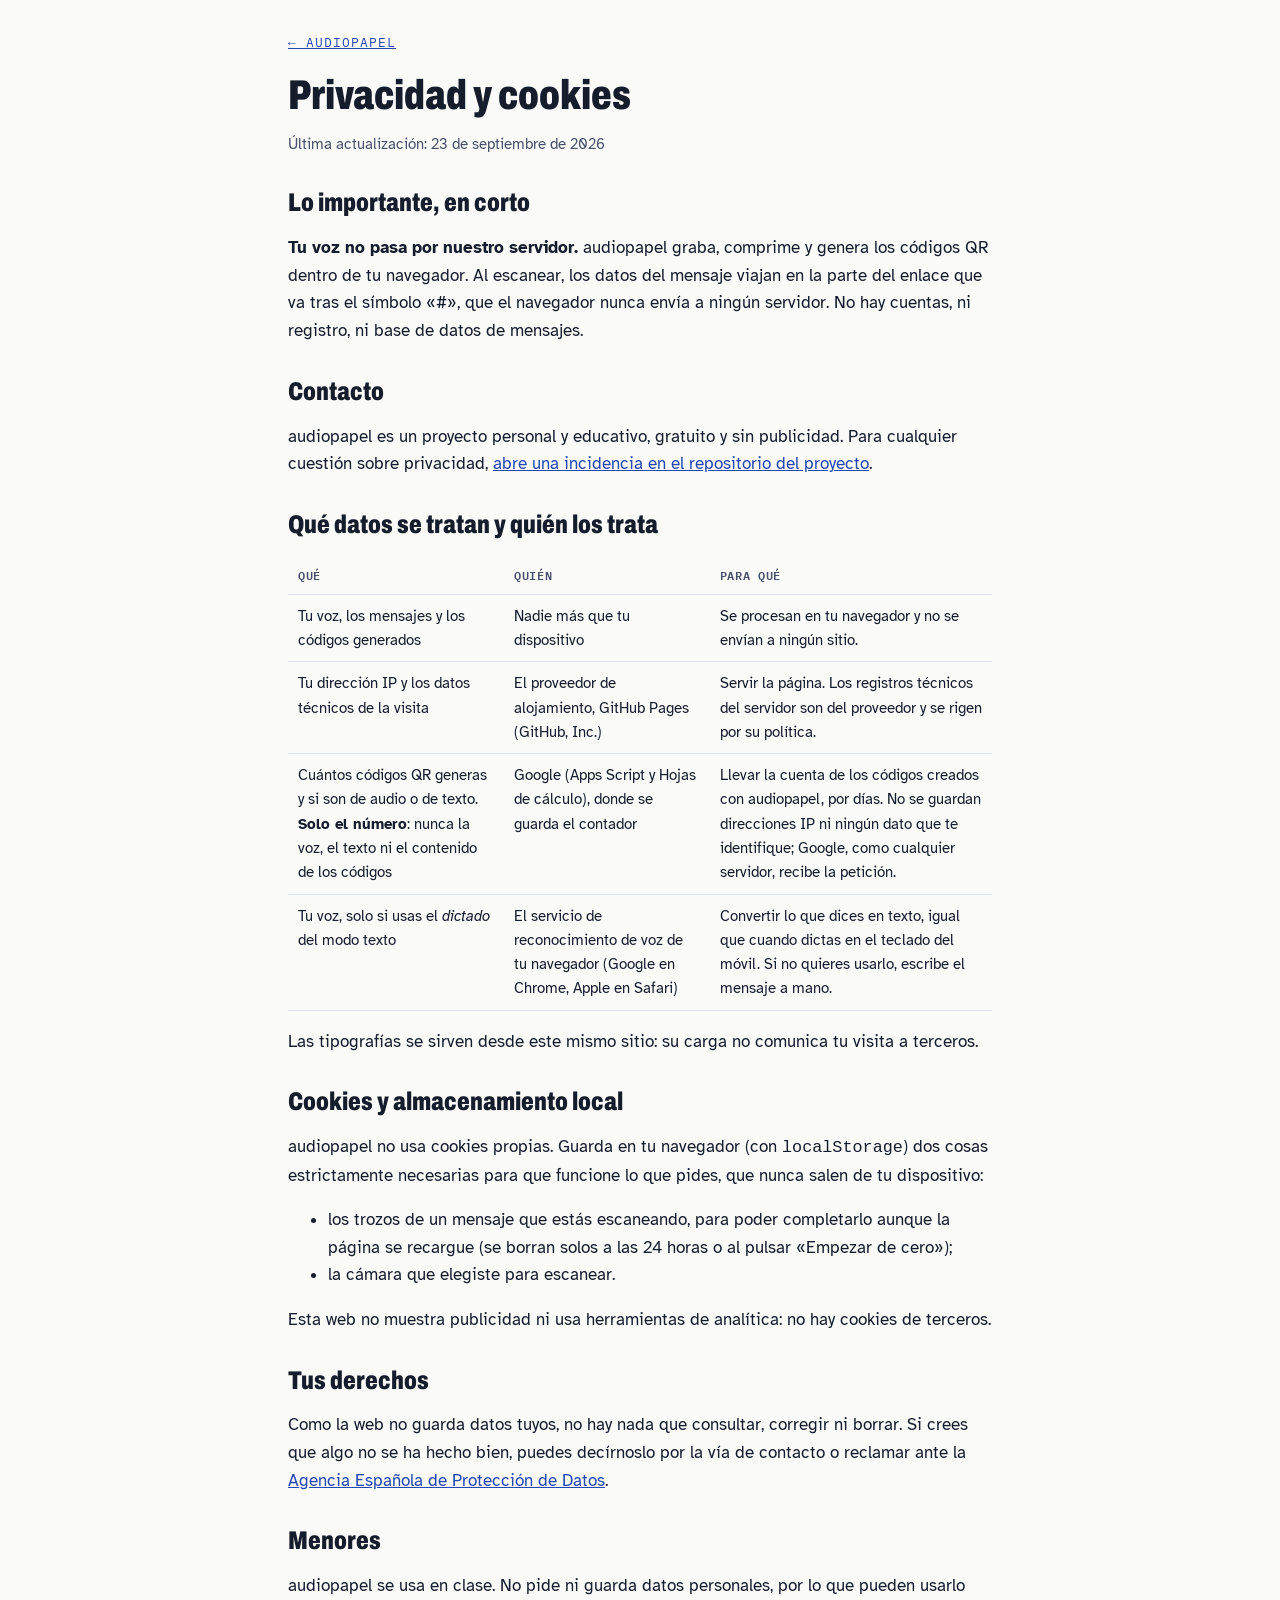
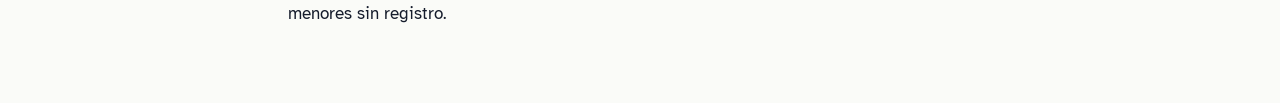
<file: privacidad.html>
<!DOCTYPE html>
<html lang="es">
<head>
<meta charset="utf-8">
<meta name="viewport" content="width=device-width, initial-scale=1">
<title>Privacidad y cookies · audiopapel</title>
<meta name="description" content="Qué datos trata audiopapel (casi ninguno): tu voz se procesa en tu dispositivo y viaja en el papel, nunca por nuestro servidor.">
<link rel="canonical" href="https://audiopapel.com/privacidad.html">
<link rel="icon" href="favicon.svg" type="image/svg+xml">
<link rel="icon" href="favicon.ico" sizes="any">
<link rel="stylesheet" href="fuentes/fuentes.css">
<style>
  :root { --papel: #FAFBF8; --hoja: #FFFFFF; --tinta: #151C2C; --tinta-2: #475069; --boli: #2346B0; --subrayado: #FFE75A; --borde: #DCE1EA; }
  @media (prefers-color-scheme: dark) { :root { color-scheme: dark; --papel: #0F141D; --hoja: #161D2A; --tinta: #E9EDF4; --tinta-2: #B3BCCD; --boli: #93B1FF; --subrayado: rgba(242, 213, 68, .38); --borde: #283246; } }
  * { box-sizing: border-box; }
  body { margin: 0; background: var(--papel); color: var(--tinta); font: 1.05rem/1.65 "Atkinson Hyperlegible", "Segoe UI", system-ui, sans-serif; }
  main { max-width: 46rem; margin: 0 auto; padding: 28px 16px 60px; }
  a { color: var(--boli); }
  .volver { font-family: "IBM Plex Mono", ui-monospace, monospace; font-size: .8rem; text-transform: uppercase; letter-spacing: .08em; }
  h1, h2 { font-family: "Archivo", "Arial Narrow", sans-serif; font-stretch: 75%; font-weight: 850; line-height: 1.05; }
  h1 { font-size: 2.6rem; margin: 18px 0 8px; }
  h2 { font-size: 1.6rem; margin: 34px 0 8px; }
  .fecha { color: var(--tinta-2); font-size: .92rem; }
  table { width: 100%; border-collapse: collapse; font-size: .92rem; margin-top: 10px; }
  th, td { text-align: left; vertical-align: top; padding: 9px 10px; border-bottom: 1px solid var(--borde); }
  th { font-family: "IBM Plex Mono", ui-monospace, monospace; font-size: .72rem; text-transform: uppercase; letter-spacing: .06em; color: var(--tinta-2); }
  .tabla { overflow-x: auto; }
  /* Datos que el titular de la web debe completar antes de publicar */
  .rellenar { background: var(--subrayado); padding: 0 .25em; border-radius: 3px; font-weight: 700; }
</style>
</head>
<body>
<main>
  <a class="volver" href="./">← audiopapel</a>
  <h1>Privacidad y cookies</h1>
  <p class="fecha">Última actualización: 23 de septiembre de 2026</p>

  <h2>Lo importante, en corto</h2>
  <p><strong>Tu voz no pasa por nuestro servidor.</strong> audiopapel graba, comprime y genera los códigos QR dentro de tu navegador. Al escanear, los datos del mensaje viajan en la parte del enlace que va tras el símbolo «#», que el navegador nunca envía a ningún servidor. No hay cuentas, ni registro, ni base de datos de mensajes.</p>

  <h2>Contacto</h2>
  <p>audiopapel es un proyecto personal y educativo, gratuito y sin publicidad. Para cualquier cuestión sobre privacidad, <a href="https://github.com/dgedise/audiopapel/issues">abre una incidencia en el repositorio del proyecto</a>.</p>

  <h2>Qué datos se tratan y quién los trata</h2>
  <div class="tabla">
  <table>
    <tr><th>Qué</th><th>Quién</th><th>Para qué</th></tr>
    <tr><td>Tu voz, los mensajes y los códigos generados</td><td>Nadie más que tu dispositivo</td><td>Se procesan en tu navegador y no se envían a ningún sitio.</td></tr>
    <tr><td>Tu dirección IP y los datos técnicos de la visita</td><td>El proveedor de alojamiento, GitHub Pages (GitHub, Inc.)</td><td>Servir la página. Los registros técnicos del servidor son del proveedor y se rigen por su política.</td></tr>
    <tr><td>Cuántos códigos QR generas y si son de audio o de texto. <strong>Solo el número</strong>: nunca la voz, el texto ni el contenido de los códigos</td><td>Google (Apps Script y Hojas de cálculo), donde se guarda el contador</td><td>Llevar la cuenta de los códigos creados con audiopapel, por días. No se guardan direcciones IP ni ningún dato que te identifique; Google, como cualquier servidor, recibe la petición.</td></tr>
    <tr><td>Tu voz, solo si usas el <em>dictado</em> del modo texto</td><td>El servicio de reconocimiento de voz de tu navegador (Google en Chrome, Apple en Safari)</td><td>Convertir lo que dices en texto, igual que cuando dictas en el teclado del móvil. Si no quieres usarlo, escribe el mensaje a mano.</td></tr>
  </table>
  </div>
  <p>Las tipografías se sirven desde este mismo sitio: su carga no comunica tu visita a terceros.</p>

  <h2>Cookies y almacenamiento local</h2>
  <p>audiopapel no usa cookies propias. Guarda en tu navegador (con <code>localStorage</code>) dos cosas estrictamente necesarias para que funcione lo que pides, que nunca salen de tu dispositivo:</p>
  <ul>
    <li>los trozos de un mensaje que estás escaneando, para poder completarlo aunque la página se recargue (se borran solos a las 24 horas o al pulsar «Empezar de cero»);</li>
    <li>la cámara que elegiste para escanear.</li>
  </ul>
  <p>Esta web no muestra publicidad ni usa herramientas de analítica: no hay cookies de terceros.</p>

  <h2>Tus derechos</h2>
  <p>Como la web no guarda datos tuyos, no hay nada que consultar, corregir ni borrar. Si crees que algo no se ha hecho bien, puedes decírnoslo por la vía de contacto o reclamar ante la <a href="https://www.aepd.es/">Agencia Española de Protección de Datos</a>.</p>

  <h2>Menores</h2>
  <p>audiopapel se usa en clase. No pide ni guarda datos personales, por lo que pueden usarlo menores sin registro.</p>
</main>
</body>
</html>
</file>
<file: fuentes/fuentes.css>
/* Tipografías de audiopapel, servidas desde el propio sitio (sin Google Fonts):
   más rápido, y ningún tercero recibe la IP de quien visita la web.
   Archivo (SIL OFL) · Atkinson Hyperlegible (SIL OFL) · IBM Plex Mono (SIL OFL) · Kalam (SIL OFL)
   Solo los juegos de caracteres latin y latin-ext: español, catalán, gallego, euskera… */
@font-face {
  font-family: 'Archivo';
  font-style: normal;
  font-weight: 400 900;
  font-stretch: 62% 125%;
  font-display: swap;
  src: url(Archivo-normal-400_900-latin-ext.woff2) format('woff2');
  unicode-range: U+0100-02BA, U+02BD-02C5, U+02C7-02CC, U+02CE-02D7, U+02DD-02FF, U+0304, U+0308, U+0329, U+1D00-1DBF, U+1E00-1E9F, U+1EF2-1EFF, U+2020, U+20A0-20AB, U+20AD-20C0, U+2113, U+2C60-2C7F, U+A720-A7FF;
}
@font-face {
  font-family: 'Archivo';
  font-style: normal;
  font-weight: 400 900;
  font-stretch: 62% 125%;
  font-display: swap;
  src: url(Archivo-normal-400_900-latin.woff2) format('woff2');
  unicode-range: U+0000-00FF, U+0131, U+0152-0153, U+02BB-02BC, U+02C6, U+02DA, U+02DC, U+0304, U+0308, U+0329, U+2000-206F, U+20AC, U+2122, U+2191, U+2193, U+2212, U+2215, U+FEFF, U+FFFD;
}
@font-face {
  font-family: 'Atkinson Hyperlegible';
  font-style: italic;
  font-weight: 400;
  font-display: swap;
  src: url(AtkinsonHyperlegible-italic-400-latin-ext.woff2) format('woff2');
  unicode-range: U+0100-02BA, U+02BD-02C5, U+02C7-02CC, U+02CE-02D7, U+02DD-02FF, U+0304, U+0308, U+0329, U+1D00-1DBF, U+1E00-1E9F, U+1EF2-1EFF, U+2020, U+20A0-20AB, U+20AD-20C0, U+2113, U+2C60-2C7F, U+A720-A7FF;
}
@font-face {
  font-family: 'Atkinson Hyperlegible';
  font-style: italic;
  font-weight: 400;
  font-display: swap;
  src: url(AtkinsonHyperlegible-italic-400-latin.woff2) format('woff2');
  unicode-range: U+0000-00FF, U+0131, U+0152-0153, U+02BB-02BC, U+02C6, U+02DA, U+02DC, U+0304, U+0308, U+0329, U+2000-206F, U+20AC, U+2122, U+2191, U+2193, U+2212, U+2215, U+FEFF, U+FFFD;
}
@font-face {
  font-family: 'Atkinson Hyperlegible';
  font-style: normal;
  font-weight: 400;
  font-display: swap;
  src: url(AtkinsonHyperlegible-normal-400-latin-ext.woff2) format('woff2');
  unicode-range: U+0100-02BA, U+02BD-02C5, U+02C7-02CC, U+02CE-02D7, U+02DD-02FF, U+0304, U+0308, U+0329, U+1D00-1DBF, U+1E00-1E9F, U+1EF2-1EFF, U+2020, U+20A0-20AB, U+20AD-20C0, U+2113, U+2C60-2C7F, U+A720-A7FF;
}
@font-face {
  font-family: 'Atkinson Hyperlegible';
  font-style: normal;
  font-weight: 400;
  font-display: swap;
  src: url(AtkinsonHyperlegible-normal-400-latin.woff2) format('woff2');
  unicode-range: U+0000-00FF, U+0131, U+0152-0153, U+02BB-02BC, U+02C6, U+02DA, U+02DC, U+0304, U+0308, U+0329, U+2000-206F, U+20AC, U+2122, U+2191, U+2193, U+2212, U+2215, U+FEFF, U+FFFD;
}
@font-face {
  font-family: 'Atkinson Hyperlegible';
  font-style: normal;
  font-weight: 700;
  font-display: swap;
  src: url(AtkinsonHyperlegible-normal-700-latin-ext.woff2) format('woff2');
  unicode-range: U+0100-02BA, U+02BD-02C5, U+02C7-02CC, U+02CE-02D7, U+02DD-02FF, U+0304, U+0308, U+0329, U+1D00-1DBF, U+1E00-1E9F, U+1EF2-1EFF, U+2020, U+20A0-20AB, U+20AD-20C0, U+2113, U+2C60-2C7F, U+A720-A7FF;
}
@font-face {
  font-family: 'Atkinson Hyperlegible';
  font-style: normal;
  font-weight: 700;
  font-display: swap;
  src: url(AtkinsonHyperlegible-normal-700-latin.woff2) format('woff2');
  unicode-range: U+0000-00FF, U+0131, U+0152-0153, U+02BB-02BC, U+02C6, U+02DA, U+02DC, U+0304, U+0308, U+0329, U+2000-206F, U+20AC, U+2122, U+2191, U+2193, U+2212, U+2215, U+FEFF, U+FFFD;
}
@font-face {
  font-family: 'IBM Plex Mono';
  font-style: normal;
  font-weight: 400;
  font-display: swap;
  src: url(IBMPlexMono-normal-400-latin-ext.woff2) format('woff2');
  unicode-range: U+0100-02BA, U+02BD-02C5, U+02C7-02CC, U+02CE-02D7, U+02DD-02FF, U+0304, U+0308, U+0329, U+1D00-1DBF, U+1E00-1E9F, U+1EF2-1EFF, U+2020, U+20A0-20AB, U+20AD-20C0, U+2113, U+2C60-2C7F, U+A720-A7FF;
}
@font-face {
  font-family: 'IBM Plex Mono';
  font-style: normal;
  font-weight: 400;
  font-display: swap;
  src: url(IBMPlexMono-normal-400-latin.woff2) format('woff2');
  unicode-range: U+0000-00FF, U+0131, U+0152-0153, U+02BB-02BC, U+02C6, U+02DA, U+02DC, U+0304, U+0308, U+0329, U+2000-206F, U+20AC, U+2122, U+2191, U+2193, U+2212, U+2215, U+FEFF, U+FFFD;
}
@font-face {
  font-family: 'IBM Plex Mono';
  font-style: normal;
  font-weight: 500;
  font-display: swap;
  src: url(IBMPlexMono-normal-500-latin-ext.woff2) format('woff2');
  unicode-range: U+0100-02BA, U+02BD-02C5, U+02C7-02CC, U+02CE-02D7, U+02DD-02FF, U+0304, U+0308, U+0329, U+1D00-1DBF, U+1E00-1E9F, U+1EF2-1EFF, U+2020, U+20A0-20AB, U+20AD-20C0, U+2113, U+2C60-2C7F, U+A720-A7FF;
}
@font-face {
  font-family: 'IBM Plex Mono';
  font-style: normal;
  font-weight: 500;
  font-display: swap;
  src: url(IBMPlexMono-normal-500-latin.woff2) format('woff2');
  unicode-range: U+0000-00FF, U+0131, U+0152-0153, U+02BB-02BC, U+02C6, U+02DA, U+02DC, U+0304, U+0308, U+0329, U+2000-206F, U+20AC, U+2122, U+2191, U+2193, U+2212, U+2215, U+FEFF, U+FFFD;
}
@font-face {
  font-family: 'IBM Plex Mono';
  font-style: normal;
  font-weight: 600;
  font-display: swap;
  src: url(IBMPlexMono-normal-600-latin-ext.woff2) format('woff2');
  unicode-range: U+0100-02BA, U+02BD-02C5, U+02C7-02CC, U+02CE-02D7, U+02DD-02FF, U+0304, U+0308, U+0329, U+1D00-1DBF, U+1E00-1E9F, U+1EF2-1EFF, U+2020, U+20A0-20AB, U+20AD-20C0, U+2113, U+2C60-2C7F, U+A720-A7FF;
}
@font-face {
  font-family: 'IBM Plex Mono';
  font-style: normal;
  font-weight: 600;
  font-display: swap;
  src: url(IBMPlexMono-normal-600-latin.woff2) format('woff2');
  unicode-range: U+0000-00FF, U+0131, U+0152-0153, U+02BB-02BC, U+02C6, U+02DA, U+02DC, U+0304, U+0308, U+0329, U+2000-206F, U+20AC, U+2122, U+2191, U+2193, U+2212, U+2215, U+FEFF, U+FFFD;
}
@font-face {
  font-family: 'Kalam';
  font-style: normal;
  font-weight: 400;
  font-display: swap;
  src: url(Kalam-normal-400-latin-ext.woff2) format('woff2');
  unicode-range: U+0100-02BA, U+02BD-02C5, U+02C7-02CC, U+02CE-02D7, U+02DD-02FF, U+0304, U+0308, U+0329, U+1D00-1DBF, U+1E00-1E9F, U+1EF2-1EFF, U+2020, U+20A0-20AB, U+20AD-20C0, U+2113, U+2C60-2C7F, U+A720-A7FF;
}
@font-face {
  font-family: 'Kalam';
  font-style: normal;
  font-weight: 400;
  font-display: swap;
  src: url(Kalam-normal-400-latin.woff2) format('woff2');
  unicode-range: U+0000-00FF, U+0131, U+0152-0153, U+02BB-02BC, U+02C6, U+02DA, U+02DC, U+0304, U+0308, U+0329, U+2000-206F, U+20AC, U+2122, U+2191, U+2193, U+2212, U+2215, U+FEFF, U+FFFD;
}
@font-face {
  font-family: 'Kalam';
  font-style: normal;
  font-weight: 700;
  font-display: swap;
  src: url(Kalam-normal-700-latin-ext.woff2) format('woff2');
  unicode-range: U+0100-02BA, U+02BD-02C5, U+02C7-02CC, U+02CE-02D7, U+02DD-02FF, U+0304, U+0308, U+0329, U+1D00-1DBF, U+1E00-1E9F, U+1EF2-1EFF, U+2020, U+20A0-20AB, U+20AD-20C0, U+2113, U+2C60-2C7F, U+A720-A7FF;
}
@font-face {
  font-family: 'Kalam';
  font-style: normal;
  font-weight: 700;
  font-display: swap;
  src: url(Kalam-normal-700-latin.woff2) format('woff2');
  unicode-range: U+0000-00FF, U+0131, U+0152-0153, U+02BB-02BC, U+02C6, U+02DA, U+02DC, U+0304, U+0308, U+0329, U+2000-206F, U+20AC, U+2122, U+2191, U+2193, U+2212, U+2215, U+FEFF, U+FFFD;
}
</file>
